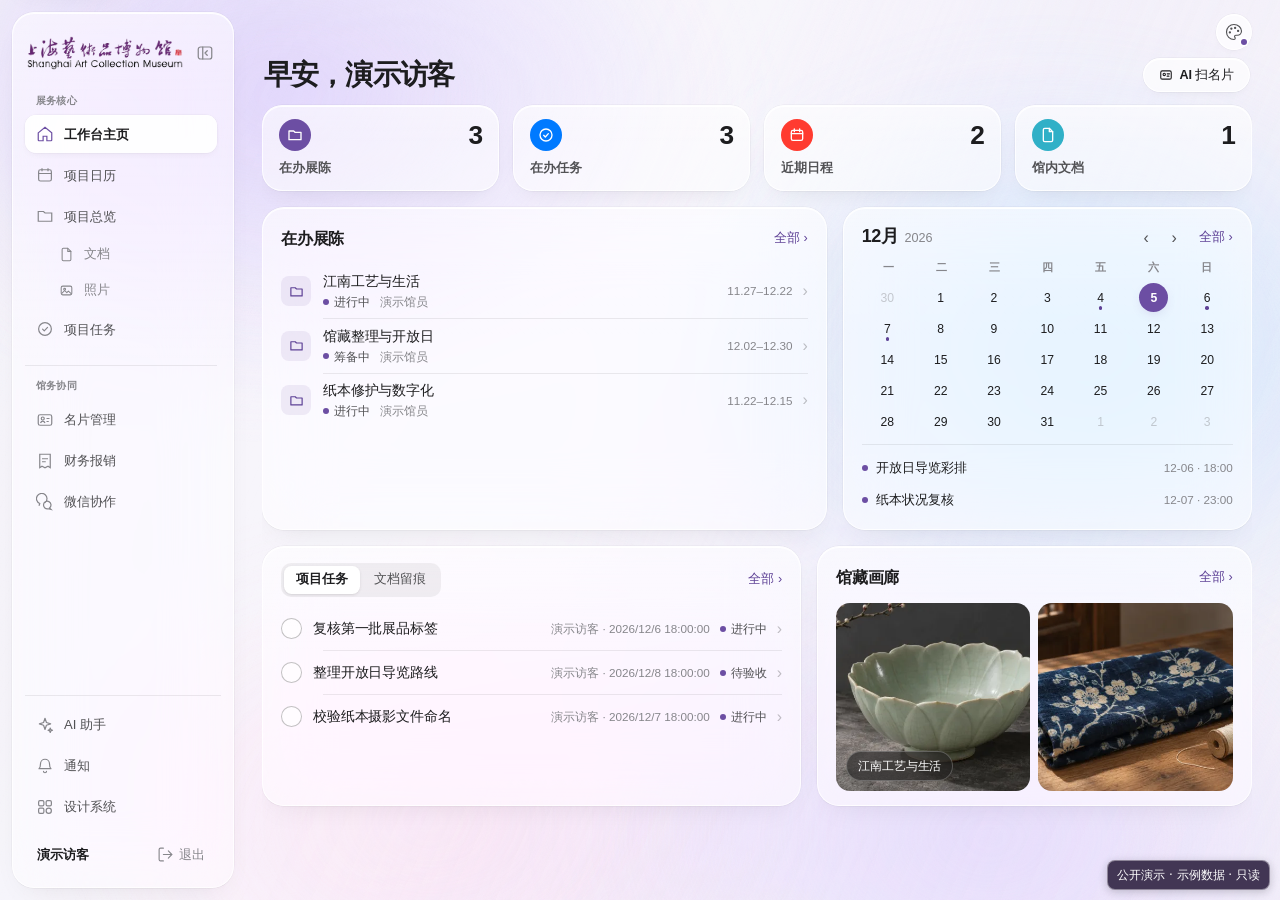
<file: index.html>
<!doctype html>
<html lang="zh-CN" data-boot-wordmark="馆务工作台" data-boot-loading="正在打开馆务工作台…" data-boot-failure="馆务工作台暂时无法打开">
  <head>
    <meta charset="utf-8" />
    <meta name="viewport" content="width=device-width, initial-scale=1, viewport-fit=cover" />
    <meta name="theme-color" content="#6d5696" />
    <meta name="apple-mobile-web-app-capable" content="yes" />
    <meta name="apple-mobile-web-app-status-bar-style" content="default" />
    <meta name="apple-mobile-web-app-title" content="馆务工作台" />
    <link rel="manifest" href="/manifest.webmanifest" />
    <link rel="icon" href="/brand/museum-seal-mark.png" />
    <link rel="apple-touch-icon" href="/brand/museum-seal-mark.png" />
    <title>上海艺术品博物馆 · 馆务工作台演示</title>
    <meta name="robots" content="noindex, nofollow" />
    <style>#museum-demo-label {
  position: fixed;
  right: max(10px, env(safe-area-inset-right));
  bottom: max(10px, env(safe-area-inset-bottom));
  z-index: 9999;
  margin: 0;
  padding: 5px 9px;
  border: 1px solid rgba(255,255,255,.4);
  border-radius: 8px;
  color: white;
  background: #423654;
  box-shadow: 0 2px 8px #12111b36;
  font: 12px/1.5 system-ui,sans-serif;
  pointer-events: none;
}

.museum-demo-loading {
  display: grid;
  min-height: 100svh;
  place-content: center;
  box-sizing: border-box;
  margin: 0;
  padding: 24px;
  color: #423654;
  background: #f7f5fa;
  font: 16px/1.5 system-ui, sans-serif;
}

#root:not(:empty) + .museum-demo-loading {
  display: none;
}
</style>
    <script data-assistant-url="https://museum-t-stream-jjqkxxwwrh.cn-hongkong.fcapp.run/chat" data-gallery-sizes='{"demo-gallery-archive":162874,"demo-gallery-celadon":80470,"demo-gallery-gallery":107116,"demo-gallery-indigo":139764,"demo-gallery-paper":110536,"demo-gallery-porcelain":83106}' data-document-sizes='{"10000000-0000-4000-8000-000000000061-preview.pdf":23145,"10000000-0000-4000-8000-000000000061-v1.docx":37784,"10000000-0000-4000-8000-000000000061-v2.docx":37803,"10000000-0000-4000-8000-000000000062-preview.pdf":29930,"10000000-0000-4000-8000-000000000062-v1.xlsx":6565,"10000000-0000-4000-8000-000000000062-v2.xlsx":6557,"10000000-0000-4000-8000-000000000063-preview.pdf":22718,"10000000-0000-4000-8000-000000000063-v1.docx":37657,"10000000-0000-4000-8000-000000000063-v2.docx":37691,"10000000-0000-4000-8000-000000000064-preview.pdf":23382,"10000000-0000-4000-8000-000000000064-v1.docx":37710,"10000000-0000-4000-8000-000000000065-v1.pdf":22969,"demo-file-1-preview.pdf":30061,"demo-file-1-v1.docx":37970,"demo-file-2-preview.pdf":29118,"demo-file-2-v1.xlsx":6491,"demo-file-3-v1.pdf":23274,"demo-file-4-v1.pdf":22141,"demo-file-5-preview.pdf":28717,"demo-file-5-v1.xlsx":6441,"demo-file-6-preview.pdf":24262,"demo-file-6-v1.docx":37800}'>(() => {
  const assistantUrl = document.currentScript?.dataset.assistantUrl;
  document.documentElement.dataset.museumPublicDemo = 'true';
  function recoverAssetLoad() {
    const url = new URL(location.href);
    const lastRetry = Number(url.searchParams.get('_demo_reload'));
    if (!navigator.onLine || Date.now() - lastRetry < 60_000) return false;
    url.searchParams.set('_demo_reload', String(Date.now()));
    location.replace(url.href);
    return true;
  }
  window.addEventListener('vite:preloadError', recoverAssetLoad);
  window.addEventListener('error', (event) => {
    if (!(event.target instanceof HTMLScriptElement) ||
        !event.target.matches('script[type="module"][src^="/assets/"]') ||
        recoverAssetLoad()) return;
    const loading = document.querySelector('.museum-demo-loading');
    if (!loading) return;
    loading.textContent = '工作台资源暂时无法载入。';
    const retry = document.createElement('button');
    retry.type = 'button';
    retry.textContent = '重新加载';
    retry.addEventListener('click', () => {
      const url = new URL(location.href);
      url.searchParams.set('_demo_reload', String(Date.now()));
      location.replace(url.href);
    });
    loading.append(' ', retry);
  }, true);
  const user = {
    id: 'public-demo-viewer', name: '演示访客', email: 'visitor@example.invalid', role: 'member', publicDemo: true,
    publicDemoAssistant: assistantUrl ? 'enabled' : 'unavailable',
    permissions: ['projects:view', 'tasks:view', 'calendar:view', 'documents:view', 'documents:download', 'photos:view', 'photos:download', 'contacts:view', 'ai:use'],
  };
  const now = new Date();
  const instant = (days = 0, hour = 10) => {
    const date = new Date(now);
    date.setDate(date.getDate() + days);
    date.setHours(hour, 0, 0, 0);
    return date.toISOString();
  };
  const day = (days) => new Intl.DateTimeFormat('en-CA', { timeZone: 'Asia/Shanghai' }).format(new Date(instant(days)));
  const project = (id, code, name, status, description, start, end, completed, total) => ({
    id, code, name, status, description, canEdit: false, version: 1,
    owner: { name: '演示馆员' }, ownerId: null, startsOn: day(start), endsOn: day(end),
    progress: { completed, total }, members: [], coverPhotoId: null,
  });
  const projects = [
    project('demo-exhibit', 'DEMO-01', '江南工艺与生活', 'active', '展示纸本、织物和日用器物的专题展览。此处为演示资料。', -7, 18, 2, 5),
    project('demo-collection', 'DEMO-02', '馆藏整理与开放日', 'planning', '馆藏目录核对及公众导览筹备。此处为演示资料。', -2, 26, 1, 3),
    project('demo-paper', 'DEMO-03', '纸本修护与数字化', 'active', '完成纸本状态登记、摄影和档案校验，并汇总需要进一步修护的样件。', -12, 11, 1, 4),
  ];
  const tasks = [
    ['demo-task-1', projects[0], '复核第一批展品标签', '对照样例清单检查展签和摆放位置。', 'in_progress', 'onsite', 'high', 2],
    ['demo-task-2', projects[1], '整理开放日导览路线', '准备入口、集合点和导览顺序。', 'pending_review', 'general', 'normal', 4],
    ['demo-task-3', projects[2], '校验纸本摄影文件命名', '核对展品编号、拍摄视角和文件命名。', 'in_progress', 'document', 'normal', 3],
    ['demo-task-4', projects[0], '确认借展包装尺寸', '向演示借展方核对包装箱和展柜尺寸。', 'done', 'contact', 'normal', -1],
  ].map(([id, item, name, description, status, type, priority, offset]) => ({
    id, projectId: item.id, name, description, status, type, priority,
    dueAt: instant(offset), version: 1, assigneeId: user.id, assignee: { name: user.name },
    collaborators: [], createdByName: '演示馆员',
  }));
  const demoId = (suffix) => '10000000-0000-4000-8000-' + String(suffix).padStart(12, '0');
  const calendar = [
    [demoId(1), projects[0], '展签与布展进度核对', 0, 14],
    [demoId(2), projects[1], '开放日导览彩排', 2, 10],
    [demoId(3), projects[2], '纸本状况复核', 3, 15],
  ].map(([id, item, name, offset, hour]) => ({
    id, projectId: item.id, projectName: item.name, name, startsAt: instant(offset, hour),
    endsAt: instant(offset, hour + 1), version: 1, allDay: false, ownerId: null,
    ownerName: '演示馆员', participants: [], remindMinutes: null, contactName: null,
  }));
  const documents = [
    ['demo-file-1', projects[0].id, '展签校对稿.docx'],
    ['demo-file-2', projects[0].id, '借展物件清单.xlsx'],
    ['demo-file-3', projects[1].id, '馆藏开放日导览.pdf'],
    ['demo-file-4', null, '馆务工作说明.pdf'],
    ['demo-file-5', projects[2].id, '纸本摄影索引.xlsx'],
    ['demo-file-6', projects[2].id, '纸本状况登记表.docx'],
  ].map(([id, projectId, name]) => ({
    id, projectId, name, folderId: null, version: 1, contentRevision: 1,
    createdAt: instant(-2), updatedAt: instant(-1), uploadedByName: '演示馆员',
    canManage: false, category: { name: '演示资料' },
  }));
  const legacyDocument = {
    id: demoId(65), projectId: null, folderId: null, name: '历届开放日接待流程（存档）.pdf',
    version: 1, contentRevision: 1, createdAt: instant(-40), updatedAt: instant(-30),
    uploadedByName: '演示档案员', canManage: false, isLocked: true, lockedAt: instant(-30),
    category: { name: '历史档案' },
  };

  const photoAssets = [
    ['celadon', 0, '青瓷莲瓣碗'],
    ['indigo', 0, '靛蓝印花织物'],
    ['gallery', 1, '开放日展厅陈列'],
    ['porcelain', 1, '青花花卉纹盖罐'],
    ['paper', 2, '纸本摄影工作台'],
    ['archive', 2, '绫面档案盒'],
  ];
  const gallerySizes = JSON.parse(document.currentScript?.dataset.gallerySizes || '{}');
  const albums = ['器物与织造', '开放日布展记录', '修护与摄影记录'].map((name, index) => ({
    id: demoId(41 + index), projectId: projects[index].id, parentId: null, depth: 1, version: 1,
    name, coverPhotoId: 'demo-gallery-' + photoAssets[index * 2][0],
  }));
  const photos = photoAssets.map(([slug, index, name], position) => {
    const id = 'demo-gallery-' + slug;
    return {
      id, name: name + '.webp', projectId: projects[index].id, albumId: albums[index].id,
      version: 1, size: gallerySizes[id], mediaType: 'image/webp',
      uploadedByName: 'AI 生成 · 演示素材', createdAt: instant(-position - 1),
    };
  });
  albums.forEach((album, index) => { projects[index].coverPhotoId = album.coverPhotoId; });

  const folders = projects.map((item, index) => ({
    id: demoId(51 + index), projectId: item.id, parentId: null, version: 1,
    name: ['布展工作稿', '开放日导览资料', '纸本摄影档案'][index],
    archivedAt: null, childCount: 0, fileCount: 1, path: [],
  }));
  documents.push(...folders.map((folder, index) => ({
    id: demoId(61 + index), projectId: folder.projectId, folderId: folder.id,
    name: ['借展交接记录.docx', '观众动线复核.xlsx', '纸本取景复核.docx'][index],
    version: 2, contentRevision: 2,
    createdAt: instant(-4), updatedAt: instant(-1), uploadedByName: '演示馆员',
    canManage: false, category: { name: '演示资料' },
  })));

  const archivedFolder = {
    id: demoId(54), name: '初版展签 · 历史归档', projectId: projects[0].id, parentId: null,
    version: 2, archivedAt: instant(-5), childCount: 0, fileCount: 1, path: [],
  };
  documents.push({
    id: demoId(64), projectId: projects[0].id, folderId: archivedFolder.id,
    name: '首轮展签校对稿.docx', version: 1, contentRevision: 1,
    createdAt: instant(-8), updatedAt: instant(-5), uploadedByName: '演示档案员',
    canManage: false, category: { name: '历史档案' },
  });
  const documentSizes = JSON.parse(document.currentScript?.dataset.documentSizes || '{}');
  const documentAsset = (name) => '/demo-assets/documents/' + name;
  const documentVersion = (row, number) => {
    const name = row.id + '-v' + number + row.name.slice(row.name.lastIndexOf('.'));
    return { size: documentSizes[name], demoDownload: documentAsset(name) };
  };
  const allDocuments = [...documents, legacyDocument];
  for (const row of allDocuments) {
    Object.assign(row, documentVersion(row, row.contentRevision));
    const preview = row.id + '-preview.pdf';
    if (documentSizes[preview]) row.demoPreview = documentAsset(preview);
  }

  const money = (cents) => (cents / 100).toFixed(2);
  const claims = [
    [0, '展签样张与校色打样', 38000, 'submitted', -2, '用于展签确认与实物校色。'],
    [1, '开放日导览图印制', 126000, 'approved', -4, '导览图与现场指引卡，演示记录。'],
    [2, '档案无酸纸补充', 26800, 'returned', -3, '补充档案整理所用无酸纸。'],
    [2, '纸本摄影校色卡', 14500, 'draft', -1, '预约拍摄设备前登记的草稿。'],
  ].map(([index, title, cents, status, offset, note], position) => ({
    id: demoId(71 + position), ownerId: user.id, ownerName: user.name, projectId: projects[index].id,
    projectName: projects[index].name, title, amountCents: cents, amount: money(cents),
    occurredOn: day(offset), note, status, version: status === 'draft' ? 1 : 2,
    canApprove: false, evidence: [],
    events: [
      ...(status !== 'draft' ? [{ actorId: user.id, kind: 'submit', at: instant(offset) }] : []),
      ...(status === 'approved' || status === 'returned' ? [{
        actorId: '演示财务', kind: status === 'approved' ? 'approve' : 'return', at: instant(offset + 1),
        reason: status === 'returned' ? '请补充无酸纸规格和采购数量。' : '金额与申请事项已核对。',
      }] : []),
    ],
  }));
  const claimsForYear = (query) => claims.filter((row) =>
    !query.get('year') || row.occurredOn.startsWith(query.get('year') + '-')
  );
  const claimSummary = (rows) => ({
    submittedAmount: money(rows.filter(row => row.status !== 'draft').reduce((sum, row) => sum + row.amountCents, 0)),
    approvedAmount: money(rows.filter(row => row.status === 'approved').reduce((sum, row) => sum + row.amountCents, 0)),
    draftCount: rows.filter(row => row.status === 'draft').length,
    returnedCount: rows.filter(row => row.status === 'returned').length,
  });

  const dispatch = [{
    id: demoId(81), parentTaskId: tasks[0].id, batchId: demoId(83), dispatcherId: demoId(84),
    recipientId: user.id, title: '核对纸本展签编号', body: '对照布展清单校验编号，记录不一致的展品。',
    dueAt: instant(2), version: 1, progress: 'open', receipt: 'read', overdue: false,
    readAt: instant(-1), completedAt: null,
  }, {
    id: demoId(82), parentTaskId: tasks[3].id, batchId: demoId(85), dispatcherId: demoId(84),
    recipientId: user.id, title: '回收借展包装尺寸确认表', body: '整理借展机构提供的包装尺寸记录。',
    dueAt: instant(-1), version: 2, progress: 'done', receipt: 'read', overdue: false,
    readAt: instant(-3), completedAt: instant(-1),
  }];
  const sentDispatch = {
    id: demoId(86), parentTaskId: tasks[2].id, batchId: demoId(87), dispatcherId: user.id,
    recipientId: demoId(84), recipientName: '演示摄影员',
    title: '复查第二批纸本档案命名', body: '按藏品编号与正反面标记复核相片文件名。',
    dueAt: instant(3), version: 1, progress: 'open', receipt: 'read', overdue: false,
    readAt: instant(-1), completedAt: null,
  };
  const taskRecord = (task) => ({
    id: 'record-' + task.id, summary: '完成第一轮资料核对',
    result: '已核对演示资料，待汇总复核意见。', occurredAt: instant(-1),
    actorName: '演示馆员', contactName: '', channel: '馆内沟通', participants: '展务小组',
    followUpOn: day(1), nextStep: '回读清单并更新对应项目资料。',
  });
  const intakeRows = [
    { name: photos[0].name, type: '照片', destination: albums[0].name, status: '已归档', href: '#/photos?project=demo-exhibit&photo=' + photos[0].id },
    { name: documents[5].name, type: '文档', destination: projects[2].name, status: '待复核', href: '#/documents?project=demo-paper&file=' + documents[5].id },
    { name: photos[2].name, type: '照片', destination: albums[1].name, status: '待归位', href: '#/photos?project=demo-collection&photo=' + photos[2].id },
  ];
  const contacts = [
    [projects[0], '陈闻舟', '演示借展机构', '展务联络', '借展清单、运输安排和交接时间。'],
    [projects[1], '林知夏', '演示公共教育组', '导览协调', '负责开放日讲解排班与观众集合安排。'],
    [projects[2], '沈墨宁', '演示纸本修护组', '纸本修护', '负责样件状态核查和摄影档案交接。'],
  ].map(([item, name, company, title, notes], index) => ({
    id: demoId(index + 11), projectId: item.id, name, company, title, notes,
    email: 'contact' + (index + 1) + '@example.invalid', phone: '', wechat: '',
    originalText: '', translatedText: '', otherPhones: [], otherEmails: [],
    level: 2, createdAt: instant(-3), version: 1, hasCard: false, canManage: false,
  }));
  const tags = [
    { id: demoId(31), name: '展陈筹备', colorId: 'mist-purple', archived: false },
    { id: demoId(32), name: '公众导览', colorId: 'warm-sand', archived: false },
    { id: demoId(33), name: '藏品档案', colorId: 'sage', archived: false },
  ];
  const notices = calendar.slice(0, 2).map((event, index) => ({
    id: demoId(index + 21), kind: index === 0 ? 'updated' : 'reminder',
    eventId: event.id, eventName: event.name, projectName: event.projectName,
    actorName: '演示馆员', accessible: true, createdAt: instant(-1, 10 - index),
    readAt: instant(-1, 12), target: {
      type: 'calendar-event', id: event.id, eventVersion: event.version, currentVersion: event.version,
    },
  }));
  const scoped = (rows, query) => {
    if (query.has('projectId')) return rows.filter(row => row.projectId === query.get('projectId'));
    if (query.get('scope') === 'company') return rows.filter(row => row.projectId === null);
    return rows;
  };
  const json = (data, status = 200) => new Response(JSON.stringify(data), {
    status, headers: { 'Content-Type': 'application/json' },
  });
  const unavailable = () => json({ error: '公开演示仅供浏览。当前操作需要连接真实馆务服务。' }, 403);
  async function askAssistant(init) {
    let body;
    try {
      body = JSON.parse(init?.body);
    } catch {
      return json({ error: '无法读取问题，请重新发送。' }, 400);
    }
    const project = projects.find((row) => row.id === body?.pageContext?.projectId);
    const scopedProjects = project ? [project] : projects;
    const selectedContext = scopedProjects.map((row) => [
      row.name + '：' + row.description,
      ...tasks.filter(task => task.projectId === row.id).map(task =>
        '任务：' + task.name + '，状态：' + ({ in_progress: '进行中', pending_review: '待验收', done: '已完成' })[task.status] +
        '，截止：' + new Date(task.dueAt).toLocaleDateString('zh-CN', { timeZone: 'Asia/Shanghai' }) +
        (task.priority === 'high' ? '，高优先级' : '')
      ),
      ...calendar.filter(event => event.projectId === row.id).map(event =>
        '日程：' + event.name + '，' + new Date(event.startsAt).toLocaleString('zh-CN', { timeZone: 'Asia/Shanghai' })
      ),
    ].join('\n')).join('\n');
    try {
      return await original(assistantUrl, {
        method: 'POST',
        credentials: 'omit',
        headers: { 'Content-Type': 'application/json' },
        signal: init?.signal,
        body: JSON.stringify({
          message: body?.message,
          stream: body?.stream === true,
          mode: body?.capability === 'translation' ? 'translation' : 'assistant',
          context: body?.capability === 'translation' ? '' : selectedContext,
        }),
      });
    } catch (error) {
      if (error.name === 'AbortError') throw error;
      return json({ error: '演示助手连接失败，请稍后再试。' }, 502);
    }
  }
  const original = window.fetch.bind(window);
  window.fetch = async (input, init) => {
    const url = new URL(input instanceof Request ? input.url : input, location.href);
    if (url.origin !== location.origin || !url.pathname.startsWith('/api/')) return original(input, init);
    const method = (init?.method || (input instanceof Request && input.method) || 'GET').toUpperCase();
    const path = url.pathname.slice(4);
    const query = url.searchParams;
    if (method === 'GET') {
      switch (path) {
        case '/auth/me': return json({ user });
        case '/health': return json({ ok: true, demo: true });
        case '/projects':
        case '/projects/roster':
        case '/documents/projects':
        case '/tasks/projects':
        case '/photos/projects':
        case '/contacts/projects':
        case '/calendar/projects': return json(query.has('cursor') ? [] : projects);
        case '/tasks': return json(scoped(tasks, query));
        case '/calendar': return json(scoped(calendar, query));
        case '/documents': return json((query.get('scope') === 'legacy' ? [legacyDocument] : scoped(documents, query)).filter((row) =>
          query.has('folderId') ? row.folderId === query.get('folderId') : query.get('folder') !== 'none' || !row.folderId
        ));
        case '/folders': return json(query.has('parentId') ? [] : scoped(query.get('archived') ? [archivedFolder] : folders, query));
        case '/photos': return json(scoped(photos, query));
        case '/photos/albums': return json(scoped(albums, query));
        case '/reimbursements': return json(claimsForYear(query).filter(row => !query.has('status') || row.status === query.get('status')));
        case '/reimbursements/inbox': return json(claims.filter(row => row.status === 'submitted'));
        case '/reimbursements/summary': return json(claimSummary(claimsForYear(query)));
        case '/intake/demo-queue': return json(intakeRows);
        case '/contacts': {
          const search = query.get('search')?.trim().toLowerCase();
          if (query.get('archived') === 'true') return json([]);
          const rows = scoped(contacts, query);
          return json(search ? rows.filter((row) =>
            [row.name, row.company, row.title, row.notes].some((value) => value.toLowerCase().includes(search))
          ) : rows);
        }
        case '/inbox': return json({ notices, unread: 0 });
        case '/conversations': return json({ items: [], nextCursor: null });
        case '/contacts/ai/status': return json({ available: false });
        case '/tags': return json({ tags });
        case '/dispatch/inbox': return json({
          items: dispatch.filter(row => query.get('filter') === 'past' ? row.progress === 'done' : row.progress === 'open'), nextCursor: null,
        });
        case '/dispatch/sent': return json({ items: [sentDispatch], nextCursor: null });
        case '/dispatch/parents': return json({ items: tasks.map(task => ({ id: task.id, name: task.name, projectId: task.projectId })), nextCursor: null });
        case '/me/layout': return json({}, 404);
      }
      const activity = path.match(/^\/governance\/activity\/(project|file|task|contact|photo)\/([^/]+)$/);
      if (activity) {
        const catalogs = { project: projects, file: documents, task: tasks, contact: contacts, photo: photos };
        const item = catalogs[activity[1]].find(row => row.id === activity[2]);
        return json(item ? [{
          id: 'activity-' + item.id, action: 'create', label: '录入演示资料',
          actorName: '演示馆员', createdAt: item.createdAt || instant(-4), detail: { name: item.name },
        }] : []);
      }
      const mediaTags = path.match(/^\/(photos|contacts)\/([^/]+)\/tags$/);
      if (mediaTags) {
        const resource = (mediaTags[1] === 'photos' ? photos : contacts).find(row => row.id === mediaTags[2]);
        const projectIndex = projects.findIndex(row => row.id === resource?.projectId);
        return json({ version: 1, tags: projectIndex < 0 ? [] : [tags[projectIndex]] });
      }
      const matchingPhoto = photos.find(row => path === '/photos/' + row.id + '/download');
      if (matchingPhoto) return original('/demo-assets/gallery/' + matchingPhoto.id + '.webp', { signal: init?.signal });
      const folder = [...folders, archivedFolder].find(row => path === '/folders/' + row.id);
      if (folder) return json(folder);
      const claim = claims.find(row => path === '/reimbursements/' + row.id);
      if (claim) return json(claim);
      const dispatchDetail = [...dispatch, sentDispatch].find(row => path === '/dispatch/' + row.id);
      if (dispatchDetail) return json(dispatchDetail);
      const task = tasks.find(row => path === '/tasks/' + row.id + '/records');
      if (task) return json([taskRecord(task)]);
      const boardTask = tasks.find(row => path === '/tasks/' + row.id + '/board');
      if (boardTask) return json([...dispatch, sentDispatch].filter(row => row.parentTaskId === boardTask.id).map(row => ({
        id: row.id, recipientName: row.recipientName || user.name, dueAt: row.dueAt, overdue: row.overdue, progress: row.progress,
      })));
      if (path === '/tasks/' + tasks[1].id + '/submissions') return json([{
        id: demoId(91), round: 1, note: '已确认入口集合点与两条备选路线，等候展务组复核。',
        status: 'submitted', reviewNote: '', submittedByName: '演示访客', submittedAt: instant(-1),
      }]);
      const document = allDocuments.find(row => path === '/documents/' + row.id + '/download');
      if (document) {
        const response = await original(document.demoDownload, { signal: init?.signal });
        if (!response.ok) return response;
        const headers = new Headers(response.headers);
        headers.set('x-museum-file-version', String(document.version));
        headers.set('content-length', String(document.size));
        return new Response(response.body, { headers });
      }
      const revisions = allDocuments.find(row => path === '/documents/' + row.id + '/revisions');
      if (revisions) return json(Array.from({ length: revisions.contentRevision }, (_, index) => ({
        id: revisions.id + '-v' + (index + 1), number: index + 1, name: revisions.name,
        ...documentVersion(revisions, index + 1),
        uploadedByName: '演示馆员', createdAt: index === 0 ? revisions.createdAt : revisions.updatedAt,
      })).reverse());
      const projectPath = path.match(/^\/projects\/([^/]+)(\/tags)?$/);
      if (projectPath) {
        const index = projects.findIndex(row => row.id === projectPath[1]);
        if (index === -1) return json({ error: '未找到演示项目' }, 404);
        return json(projectPath[2] ? { version: 1, tags: [tags[index]] } : projects[index]);
      }
      if (/^\/(folders|photos|albums|contacts|groups)(\/|$)/.test(path) ||
          /\/(records|submissions|revisions)$/.test(path)) return json([]);
      return unavailable();
    }
    if (assistantUrl && method === 'POST' && path === '/agent/chat') return askAssistant(init);
    return unavailable();
  };
  // Keep any demonstration-only editing action from pointing at the viewer's machine.
  document.addEventListener('click', (event) => {
    if (!(event.target instanceof Element)) return;
    const anchor = event.target.closest('a[href]');
    if (!anchor) return;
    const url = new URL(anchor.href);
    if (url.origin !== location.origin && ['127.0.0.1', 'localhost'].includes(url.hostname) ||
        url.origin === location.origin && url.pathname.startsWith('/api/')) {
      event.preventDefault();
      document.querySelector('#museum-demo-label').textContent = '演示版 · 此操作仅在正式工作台开放';
    }
  }, true);
})();
</script>
    <script type="module" crossorigin src="/assets/museum-DtVRE-n-.js"></script>
    <link rel="stylesheet" crossorigin href="/assets/museum-CMAkJLw0.css">
  </head>
  <body>
    <div id="root"></div>
    <p class="museum-demo-loading" role="status">正在打开馆务工作台…</p>
    <p id="museum-demo-label" role="status">公开演示 · 示例数据 · 只读</p>
  </body>
</html>
</file>
<file: assets/museum-CMAkJLw0.css>
._boot_so0he_3{--dsh-boot-label-primary: #0f1115;--dsh-boot-label-secondary: #61666b;--dsh-boot-label-tertiary: #81858c;--dsh-boot-border: rgb(0 0 0 / 10%);--dsh-boot-brand: #0f1115;height:100%;display:grid;place-items:center;background:var(--dsw-alias-bg-base, var(--dsh-boot-bg, Canvas))}body[data-ds-dark-theme] ._boot_so0he_3{--dsh-boot-label-primary: #f9fafb;--dsh-boot-label-secondary: #cfd3d6;--dsh-boot-label-tertiary: #adb2b8;--dsh-boot-border: rgb(255 255 255 / 12%);--dsh-boot-brand: #f9fafb}._card_so0he_24{display:flex;flex-direction:column;align-items:center;gap:16px}._wordmark_so0he_31{font-size:16px;line-height:24px;font-weight:600;letter-spacing:.08em;color:var(--dsw-alias-label-primary, var(--dsh-boot-label-primary))}._hint_so0he_39{font-size:12px;line-height:18px;color:var(--dsw-alias-label-tertiary, var(--dsh-boot-label-tertiary))}._spinner_so0he_45{position:relative;width:20px;height:20px;border-radius:50%;corner-shape:round;border:2px solid var(--dsw-alias-border-l2, var(--dsh-boot-border));animation:_spin_so0he_45 .8s linear infinite}._spinner_so0he_45:after{content:"";position:absolute;top:-2px;right:-2px;bottom:-2px;left:-2px;border-radius:50%;corner-shape:round;background:conic-gradient(var(--dsw-alias-brand-primary, var(--dsh-boot-brand)) var(--dsh-boot-arc, 72deg),transparent 0);-webkit-mask:radial-gradient(farthest-side,transparent calc(100% - 2px),#000 0);mask:radial-gradient(farthest-side,transparent calc(100% - 2px),#000 0)}@keyframes _spin_so0he_45{to{transform:rotate(360deg)}}._failed_so0he_73{max-width:480px;display:flex;flex-direction:column;gap:8px}._failedTitle_so0he_80{font-size:14px;line-height:22px;font-weight:600;color:var(--dsw-alias-label-primary, var(--dsh-boot-label-primary))}._failedItem_so0he_87{font-family:var( --ds-font-family-code, "SF Mono", "JetBrains Mono", "Fira Code", Consolas, "Liberation Mono", Menlo, Courier, "PingFang SC", "Microsoft YaHei" );font-size:12px;line-height:18px;color:var(--dsw-alias-label-secondary, var(--dsh-boot-label-secondary));white-space:pre-wrap}._wrap_1e922_1{display:inline-flex;align-items:center;gap:6px;height:32px;padding:0 8px;border:.5px solid var(--dsw-alias-border-l4);border-radius:var(--dsw-radius-md);background:var(--dsw-alias-bg-layer-1)}._wrap_1e922_1:focus-within{border-color:var(--dsw-alias-state-business-primary)}._icon_1e922_16{display:inline-flex;width:16px;height:16px;align-items:center;justify-content:center;color:var(--dsw-alias-label-tertiary)}._input_1e922_25{flex:1;min-width:0;border:none;outline:none;background:transparent;font-size:14px;line-height:22px;color:var(--dsw-alias-label-primary)}._input_1e922_25::placeholder{color:var(--dsw-alias-label-tertiary)}@media(pointer:coarse){._input_1e922_25{font-size:16px}}._button_1ulci_2{box-sizing:border-box;display:inline-flex;align-items:center;justify-content:center;gap:4px;border:none;border-radius:var(--dsw-radius-md);cursor:pointer;font-size:14px;line-height:22px;color:var(--dsw-alias-label-primary);background:transparent;padding:0 14px}._button_1ulci_2:disabled{cursor:not-allowed;opacity:.4}._md_1ulci_23{height:36px}._sm_1ulci_28{height:28px;font-size:12px;line-height:18px;padding:0 10px;border-radius:var(--dsw-radius-sm)}._primary_1ulci_36{background:var(--dsw-alias-button-primary-fill);color:var(--dsw-alias-label-primary-foreground)}@media(hover:hover){._primary_1ulci_36:hover:not(:disabled){background:var(--dsw-alias-button-primary-hover)}._ghost_1ulci_46:hover:not(:disabled){background:var(--dsw-alias-interactive-bg-hover)}}._ghost_1ulci_46:active:not(:disabled){background:var(--dsw-alias-interactive-bg-active)}._outline_1ulci_56{border:.5px solid transparent;background:transparent;box-shadow:inset 0 0 0 var(--dsh-hairline-width, .5px) var(--dsh-button-outline-color, var(--dsw-alias-border-l3))}@media(hover:hover){._outline_1ulci_56:hover:not(:disabled){background:var(--dsw-alias-interactive-bg-hover)}}._toolbar_1ulci_68{background:var(--dsw-alias-button-tool-bar-fill)}@media(hover:hover){._toolbar_1ulci_68:hover:not(:disabled){background:var(--dsw-alias-button-tool-bar-hover)}}._icon_1ulci_78{display:inline-flex;width:16px;height:16px;align-items:center;justify-content:center}._field_1m7ie_1{flex:none;display:flex;align-items:center;gap:6px;width:100%;height:calc(var(--dsh-search-field-height, 32px) + 3px + .5px);margin:0;margin-block-end:3px;padding:0 8px 3px;box-sizing:border-box;border-block-end:.5px solid var(--dsw-alias-border-l2);background:transparent;cursor:text;color:var(--dsw-alias-label-tertiary);overflow:hidden}._leading_1m7ie_19,._clear_1m7ie_20{flex:none;display:inline-flex;align-items:center;justify-content:center;border:none;border-radius:var(--dsw-radius-sm);padding:0;background:transparent}._leading_1m7ie_19{width:14px;color:var(--dsw-alias-menu-icon)}._clear_1m7ie_20{cursor:pointer;width:24px;height:24px;color:var(--dsw-alias-label-secondary)}._clear_1m7ie_20:focus-visible{outline:var(--dsw-focus-ring-width) solid var(--dsw-focus-ring-color, var(--dsw-alias-state-business-primary));outline-offset:-2px}@media(hover:hover){._clear_1m7ie_20:hover{background:var(--dsw-alias-interactive-bg-hover)}}._input_1m7ie_54{flex:1;width:0;min-width:0;border:none;outline:none;background:transparent;margin:0;padding:0;font-size:13px;line-height:20px;color:var(--dsw-alias-label-primary)}._input_1m7ie_54::placeholder{color:var(--dsw-alias-label-tertiary)}@media(pointer:coarse){._input_1m7ie_54{font-size:16px}}.schedule-page>header,.schedule-tools,.schedule-tools>div,.schedule-form footer{display:flex;align-items:center;justify-content:space-between;gap:.75rem;flex-wrap:wrap}.schedule-page>header p{margin:.25rem 0 0}.schedule-tools{margin-bottom:1rem;align-items:end}.schedule-tools>div{gap:.3rem}.schedule-tools label,.schedule-form label{display:grid;gap:.3rem;min-width:0}.schedule-page input:not([type=checkbox],.museum-input>input,.museum-search>input,[data-search-field]>input),.schedule-page select,.schedule-form input:not([type=checkbox],.museum-input>input),.schedule-form select{color:inherit;background:var(--paper);border:1px solid var(--line);border-radius:var(--radius-control);min-height:var(--control-height);padding:.5rem .75rem;min-width:0;max-width:100%;font:inherit}.schedule-page .schedule-entry{display:grid;grid-template-columns:minmax(0,1fr) auto;gap:.25rem .75rem}.schedule-entry time{grid-column:1;font-variant-numeric:tabular-nums}.schedule-entry strong{grid-column:1}.schedule-entry>:last-child{grid-column:2;grid-row:1 / span 2}.schedule-entry strong,.schedule-details dd{overflow-wrap:anywhere}.schedule-form fieldset{border:0;padding:0;display:grid;gap:.7rem;min-width:0}.schedule-form details,.schedule-form footer{margin:.8rem 0}.schedule-form .schedule-check{display:flex;align-items:center;gap:.4rem}.schedule-details{display:block}.schedule-details>div{display:grid;grid-template-columns:5.5em minmax(0,1fr);gap:1rem;margin:.5rem 0}.schedule-details dd{margin:0}@media(max-width:600px){.schedule-tools>label{width:100%}.schedule-form input,.schedule-form select{font-size:16px}.schedule-page .panel{min-width:0}.schedule-page .entry{display:grid;grid-template-columns:minmax(0,1fr) auto}.schedule-page .month button{min-width:0}.schedule-details>div{gap:.4rem}}@media(max-width:360px)and (max-height:640px){.schedule-page dialog[aria-label=日程详情] .dialog-body{--heading-inset: 1rem}.schedule-page .schedule-details>div{margin:.25rem 0}}.schedule-week{min-width:0}.schedule-week>p{font-size:.875rem}.schedule-nav-bar{align-items:center;padding-top:.75rem;border-top:1px solid var(--line)}.schedule-periods a[data-cal-hue="0"]{background:#7c72d624;color:#3e3484}.schedule-periods a[data-cal-hue="1"]{background:#d9775729;color:#8c3d22}.schedule-periods a[data-cal-hue="2"]{background:#388e7226;color:#1c5c48}.schedule-periods a[data-cal-hue="3"]{background:#d9982c29;color:#7c520d}.schedule-periods a[data-cal-hue="4"]{background:#4a86d826;color:#1f4f8e}[data-appearance=dark] .schedule-periods a[data-cal-hue="0"]{background:#9b87f53d;color:#eae6ff}[data-appearance=dark] .schedule-periods a[data-cal-hue="1"]{background:#eb8a6a3d;color:#ffe2d6}[data-appearance=dark] .schedule-periods a[data-cal-hue="2"]{background:#38bd9438;color:#c6f7e4}[data-appearance=dark] .schedule-periods a[data-cal-hue="3"]{background:#f5b84838;color:#ffebc2}[data-appearance=dark] .schedule-periods a[data-cal-hue="4"]{background:#68a8f83d;color:#d6e8ff}.schedule-period-heading{font-size:1.0625rem;font-weight:500;color:var(--ink);font-variant-numeric:tabular-nums}.schedule-nav-controls,.schedule-step-group{display:flex;align-items:center;flex-wrap:wrap;gap:.375rem}.schedule-week-scroll{overflow:auto;max-height:min(68vh,680px);padding-bottom:12px;border:0;border-radius:0;background:transparent;scrollbar-width:thin;scrollbar-color:var(--card-edge) transparent}.schedule-week-grid{display:grid;grid-template-columns:48px var(--columns)}.schedule-week-head,.schedule-week-all,.schedule-week-hours{grid-column:1/-1;display:grid;grid-template-columns:subgrid}.ios-cal-toolbar{display:flex;align-items:center;justify-content:space-between;flex-wrap:wrap;gap:10px 16px;margin-bottom:18px;padding:8px 14px 8px 18px;border-radius:22px;border:1px solid color-mix(in srgb,#ffffff calc(var(--gw-edge, .84) * 86%),transparent);background:linear-gradient(160deg,color-mix(in srgb,#ffffff calc(var(--gw-edge, .84) * 54%),transparent),transparent 55%),color-mix(in srgb,var(--gw-surface, #ffffff) calc(var(--gw-opacity, .48) * 100%),transparent);box-shadow:inset 1px 1px 1px color-mix(in srgb,#ffffff calc(var(--gw-edge, .84) * 92%),transparent),0 12px 28px -16px var(--card-shadow);backdrop-filter:blur(var(--gw-blur, 24px)) saturate(var(--gw-sat, 1.38));-webkit-backdrop-filter:blur(var(--gw-blur, 24px)) saturate(var(--gw-sat, 1.38))}[data-appearance=dark] .ios-cal-toolbar{border-color:#ffffff24;background:color-mix(in srgb,var(--gw-surface, #1b1b24) 78%,transparent);box-shadow:inset 0 1px #ffffff29,0 16px 36px -14px #00000085}.ios-cal-left{display:flex;align-items:center;flex-wrap:wrap;gap:10px 14px;min-width:0}.ios-cal-title{margin:0;font-family:var(--c-sans);font-size:clamp(1.4rem,2vw,1.7rem);font-weight:700;letter-spacing:-.03em;font-variant-numeric:tabular-nums;color:var(--ink);line-height:1.15}.ios-cal-scope{font-size:.84375rem;font-weight:500;color:var(--ink-muted)}.ios-cal-step-group{display:inline-flex;align-items:center;gap:2px;padding:3px;border-radius:999px;background:#ffffffa3;border:1px solid rgb(255 255 255 / .9);box-shadow:0 4px 12px -8px var(--card-shadow),0 0 0 1px var(--gw-line)}.ios-cal-icon-btn{display:inline-grid;place-items:center;width:28px;height:28px;border-radius:50%;font-size:1.1rem;color:var(--ink-secondary);transition:background-color .13s ease-out,color .13s ease-out}.ios-cal-today{height:28px;padding:0 11px;border-radius:999px;font-size:.8125rem;font-weight:600;color:var(--accent-text);transition:background-color .13s ease-out}@media(hover:hover){.ios-cal-icon-btn:hover,.ios-cal-today:hover{background:var(--accent-soft-bg);color:var(--accent)}}.ios-cal-right{display:flex;align-items:center;gap:10px}.ios-cal-add{display:inline-grid;place-items:center;width:36px;height:36px;flex:none;border-radius:50%;background:var(--accent);color:#fff;box-shadow:0 8px 18px -8px var(--hero-shadow);transition:transform .15s ease-out,filter .14s ease-out}@media(hover:hover){.ios-cal-add:hover{transform:scale(1.06);filter:brightness(1.06)}}.schedule-week-head{position:sticky;top:0;z-index:3;background:#ffffffe0;-webkit-backdrop-filter:blur(14px);backdrop-filter:blur(14px);border-bottom:1px solid var(--hairline)}.schedule-week-head>*,.schedule-week-all>*,.schedule-week-day{border:0;border-right:1px solid rgb(32 24 44 / .055)}.schedule-week-head button,.schedule-week-picker button{position:relative;display:flex;flex-direction:column;align-items:center;justify-content:center;gap:3px;min-height:56px;padding:6px 4px;background:transparent;color:inherit;cursor:pointer}.ios-day-wk{font-size:.72rem;font-weight:550;color:var(--ink-muted);line-height:1}.ios-day-num{display:inline-grid;place-items:center;width:30px;height:30px;border-radius:50%;font-size:.9375rem;font-weight:600;font-variant-numeric:tabular-nums;color:var(--ink);transition:background-color .14s ease-out,color .14s ease-out}.schedule-week-head button[aria-current=date] .ios-day-wk,.schedule-week-picker button[aria-current=date] .ios-day-wk{color:var(--accent-text);font-weight:650}.schedule-week-head button[aria-current=date]:not([aria-pressed=true]) .ios-day-num,.schedule-week-picker button[aria-current=date]:not([aria-pressed=true]) .ios-day-num{background:var(--accent-soft-bg);color:var(--accent-text);font-weight:700}.schedule-week-head button[aria-pressed=true] .ios-day-num,.schedule-week-picker button[aria-pressed=true] .ios-day-num{background:var(--accent);color:#fff;font-weight:700;box-shadow:0 6px 14px -4px var(--hero-shadow)}@media(hover:hover){.schedule-week-head button:hover:not([aria-pressed=true]) .ios-day-num,.schedule-week-picker button:hover:not([aria-pressed=true]) .ios-day-num{background:var(--accent-soft-bg)}}.schedule-month button{background:transparent!important;border-radius:14px}.ios-month-num{display:inline-grid;place-items:center;width:30px;height:30px;border-radius:50%;font-variant-numeric:tabular-nums;font-weight:550;transition:background-color .14s ease-out,color .14s ease-out}.schedule-month button[aria-current=date]:not([aria-pressed=true]) .ios-month-num{background:var(--accent-soft-bg);color:var(--accent-text);font-weight:700}.schedule-month button[aria-pressed=true] .ios-month-num{background:var(--accent);color:#fff;font-weight:700;box-shadow:0 6px 14px -4px var(--hero-shadow)}.schedule-month button[data-overdue=true] .ios-month-num{color:#dc2626;font-weight:700}.schedule-month button[data-overdue=true][aria-pressed=true] .ios-month-num{background:#dc2626;color:#fff}.cal-day-dots{display:inline-flex;align-items:center;justify-content:center;gap:4px;min-height:8px}.cal-dot-project,.cal-dot-event,.cal-dot-task{display:inline-block;width:6px;height:6px;border-radius:50%}.cal-dot-project{background:var(--accent)}.cal-dot-event{background:#10b981}.cal-dot-task{background:#ef4444}.m-cal-tiers{display:grid;gap:16px}.m-cal-tier{display:grid;gap:8px}.m-cal-tier-head{display:flex;align-items:center;justify-content:space-between;padding-bottom:6px;border-bottom:1px solid var(--row-divider)}.m-cal-tier-badge{display:inline-flex;align-items:center;gap:6px;font-size:.8125rem;font-weight:650;color:var(--ink)}.m-cal-tier-empty{margin:0;font-size:.84rem}.m-cal-agenda-item[data-overdue=true]{background:color-mix(in srgb,#ef4444 9%,transparent)}.schedule-month button[aria-pressed=true]{color:var(--ink)!important}.schedule-month button[aria-pressed=true] i{background:var(--accent-text)}@media(hover:hover){.schedule-month button:hover:not([aria-pressed=true]) .ios-month-num{background:var(--accent-soft-bg)}}.schedule-week-head>span,.schedule-week-all>span{align-self:center;text-align:center;font-size:.75rem;color:var(--ink-muted)}.schedule-week-all{border-block:1px solid var(--hairline);min-height:32px}.schedule-week-all button,.schedule-week-day button{background:color-mix(in srgb,var(--accent) 11%,rgb(255 255 255 / .88));color:var(--ink);border:0;border-radius:9px;text-align:left;padding:5px 8px;font:inherit;font-size:.82rem;box-shadow:inset 0 0 0 1px color-mix(in srgb,var(--accent) 18%,transparent)}.schedule-week-all button{display:block;width:100%;min-height:44px;overflow-wrap:anywhere}.schedule-week-hours{background:repeating-linear-gradient(to bottom,rgb(32 24 44 / .05) 0 1px,transparent 1px 80px)}.schedule-month{padding:18px 20px}.schedule-week-axis,.schedule-week-day{position:relative}.schedule-week-axis{position:sticky;left:0;z-index:2;background:#ffffffc7;-webkit-backdrop-filter:blur(12px);backdrop-filter:blur(12px)}.schedule-week-axis time{position:absolute;right:4px;font-size:.75rem}.schedule-week-day button{position:absolute;display:flex;flex-direction:column;align-items:stretch;justify-content:flex-start;overflow:hidden;line-height:1.25;box-sizing:border-box}.schedule-week-day strong{overflow:hidden;text-overflow:ellipsis;white-space:nowrap}.schedule-week-day small{font-size:.72rem;white-space:nowrap;overflow:hidden;text-overflow:ellipsis}.schedule-week-now{position:absolute;left:0;right:0;border-top:2px solid #b54e40;pointer-events:none}.schedule-week-picker{display:none}@media(max-width:700px){.schedule-week-picker{display:grid;grid-template-columns:repeat(7,minmax(0,1fr));margin-bottom:.5rem}.schedule-week-picker button{border:0;border-radius:6px}.schedule-week-grid{grid-template-columns:44px var(--selected-column)}.schedule-week [data-active=false],.schedule-week-head{display:none}}.museum .schedule-form .schedule-check input[type=checkbox]{flex:none;width:1.125rem;height:1.125rem;min-height:0;margin:0;padding:0;accent-color:var(--rail)}.schedule-form .schedule-check{min-height:44px}.schedule-periods{grid-column:1 / -1;display:grid;grid-template-columns:repeat(7,minmax(0,1fr));align-items:center;gap:3px;border-bottom:1px solid var(--line)}.schedule-periods a{padding:4px 7px;overflow:hidden;text-overflow:ellipsis;white-space:nowrap;background:var(--tint);border-radius:5px}[data-appearance=dark] .schedule-periods a[data-cal-hue="0"]{background:#9b87f547;color:#f0ecff}[data-appearance=dark] .schedule-periods a[data-cal-hue="1"]{background:#eb8a6a47;color:#ffe6da}[data-appearance=dark] .schedule-periods a[data-cal-hue="2"]{background:#38bd9442;color:#cefaea}[data-appearance=dark] .schedule-periods a[data-cal-hue="3"]{background:#f5b84842;color:#fff0c9}[data-appearance=dark] .schedule-periods a[data-cal-hue="4"]{background:#68a8f847;color:#dfeeff}.schedule-month .schedule-period-trigger{grid-column:1 / -1;min-height:44px;text-align:left;background:transparent;font:inherit}.schedule-period-details{list-style:none;padding:0}.schedule-period-details a{display:grid;gap:4px;padding:8px;min-height:44px;overflow-wrap:anywhere}.schedule-periods .period-days{display:none}@media(max-width:767px){.schedule-periods{display:none}.schedule-month{padding:12px 10px}}.schedule-project-picker{position:relative;display:inline-flex;align-items:center;min-width:0}.schedule-project-label.sr-only{position:absolute;width:1px;height:1px;padding:0;margin:-1px;overflow:hidden;clip:rect(0 0 0 0);white-space:nowrap;border:0}.schedule-project-trigger{display:inline-flex;align-items:center;justify-content:space-between;gap:8px;min-height:36px;padding:0 13px;border-radius:999px;background:var(--mds-surface-2);border:.5px solid var(--border);box-shadow:0 4px 12px -8px var(--card-shadow);text-align:start;color:var(--ink);font:inherit;font-size:.84375rem;font-weight:500;cursor:pointer;white-space:nowrap}.schedule-project-trigger span{min-width:0;max-width:148px;overflow:hidden;text-overflow:ellipsis;white-space:nowrap}.schedule-project-trigger i{flex:none;width:.5rem;height:.5rem;margin:0 .2rem .2rem 0;border:solid var(--rail);border-width:0 2px 2px 0;transform:rotate(45deg)}.schedule-project-trigger[aria-expanded=true]{border-color:var(--rail)}.schedule-project-trigger[aria-expanded=true] i{transform:rotate(225deg);margin-bottom:0}.schedule-project-anchor{min-width:0}.schedule-project-menu{--dsw-menu-surface-fill: var(--paper);--dsh-menu-row-height: 44px;width:100%;max-width:100%}.schedule-project-menu [data-search-field]:focus-within{background:var(--surface)}.schedule-project-menu [data-search-field]>input{padding:0;border:0;background:transparent}.museum .schedule-project-menu [data-search-field]>input:focus{outline:0}@media(max-width:600px){.schedule-tools>.schedule-project-picker{width:100%}}@media(min-width:1100px)and (not (min-width:1320px)){.panel-split.panel-split--calendar{grid-template-columns:minmax(0,1fr)}}@media(min-width:1320px){.panel-split.panel-split--calendar{grid-template-columns:minmax(0,1fr) minmax(17rem,.36fr)}}.panel.file-preview{--panel-inset: 1rem;margin-block-start:1.5rem;box-shadow:none}.file-preview img,.file-preview canvas{display:block;max-width:100%;height:auto;margin:1rem auto 0}.file-preview canvas{width:var(--pdf-page-width)}.file-preview pre{max-height:65vh;overflow:auto;white-space:pre-wrap;overflow-wrap:anywhere;padding:1rem;background:var(--surface)}:root,[data-theme=purple][data-appearance=light]{--bg: #f5f3fa;--surface: rgba(255, 255, 255, .72);--surface-warm: #ede9f7;--fg: #1d1d1f;--fg-2: #3a3a3e;--muted: #515154;--meta: #86868b;--border: rgba(0, 0, 0, .075);--border-soft: rgba(0, 0, 0, .055);--accent: #6c4ea3;--accent-on: #ffffff;--accent-hover: #5e4196;--accent-active: #513684;--success: #229954;--warn: #c77d0a;--danger: #c62828;--font-display: "SF Pro Display", -apple-system, BlinkMacSystemFont, "PingFang SC", "Hiragino Sans GB", sans-serif;--font-body: "SF Pro Text", -apple-system, BlinkMacSystemFont, "PingFang SC", "Hiragino Sans GB", sans-serif;--font-mono: "SF Mono", ui-monospace, "JetBrains Mono", Menlo, Monaco, Consolas, monospace;--text-xs: 11px;--text-sm: 13px;--text-base: 15px;--text-lg: 17px;--text-xl: 20px;--text-2xl: 28px;--text-3xl: 30px;--text-4xl: 36px;--leading-body: 1.54;--leading-tight: 1.26;--tracking-display: -.024em;--space-1: 4px;--space-2: 8px;--space-3: 12px;--space-4: 16px;--space-5: 20px;--space-6: 24px;--space-8: 32px;--space-12: 48px;--section-y-desktop: 28px;--section-y-tablet: 22px;--section-y-phone: 18px;--mds-page-top: 22px;--mds-gap-head: 26px;--mds-gap-section: 24px;--mds-card-pad: 24px;--mds-card-head-pb: 16px;--mds-card-head-mb: 18px;--mds-row-py: 14px;--radius-sm: 10px;--radius-md: 14px;--radius-lg: 22px;--radius-pill: 9999px;--elev-flat: none;--elev-ring: inset 0 1px 0 0 rgba(255, 255, 255, .95), 0 0 0 .5px rgba(0, 0, 0, .055);--elev-raised: inset 0 1px 0 0 rgba(255, 255, 255, .95), 0 0 0 .5px rgba(0, 0, 0, .055), 0 12px 32px -14px rgba(0, 0, 0, .085), 0 2px 6px -2px rgba(0, 0, 0, .035);--focus-ring: 0 0 0 3px color-mix(in oklab, var(--accent), transparent 72%);--motion-fast: .15s;--motion-base: .22s;--ease-standard: cubic-bezier(.22, 1, .36, 1);--container-max: 1440px;--container-gutter-desktop: 24px;--container-gutter-tablet: 20px;--container-gutter-phone: 16px;--mds-surface-0: #f5f3fa;--mds-surface-1: rgba(255, 255, 255, .56);--mds-surface-2: rgba(255, 255, 255, .72);--mds-surface-3: rgba(255, 255, 255, .9);--mds-flow-1: rgba(186, 164, 242, .5);--mds-flow-2: rgba(158, 206, 252, .46);--mds-flow-3: rgba(244, 190, 224, .42);--mds-flow-4: rgba(206, 184, 248, .46);--mds-accent-soft: rgba(108, 78, 163, .095);--mds-accent-soft-hover: rgba(108, 78, 163, .15);--mds-accent-text: #5e4196;--mds-hero-bg: linear-gradient(180deg, #7455ad 0%, #634598 100%);--mds-hero-shadow: rgba(108, 78, 163, .24);--mds-success-soft: rgba(34, 153, 84, .12);--mds-warn-soft: rgba(199, 125, 10, .12);--mds-danger-soft: rgba(198, 40, 40, .11);--gw-surface: #ffffff;--gw-blur: 32px;--gw-opacity: .54;--gw-sat: 1.95;--gw-edge: .9;--gw-specular: rgba(255, 255, 255, .95);--mds-radius-xs: 6px;--mds-radius-sm: 10px;--mds-radius-md: 12px;--mds-radius-lg: 14px;--mds-radius-xl: 18px;--mds-radius-2xl: 22px;--mds-radius-3xl: 26px;--mds-radius-pill: 9999px;--mds-h-xs: 28px;--mds-h-sm: 32px;--mds-h-md: 36px;--mds-h-lg: 40px;--mds-h-touch: 44px;--mds-sidebar-w: 248px;--mds-topbar-h: 52px;--mds-hairline: rgba(0, 0, 0, .075);--mds-ring-subtle: 0 0 0 .5px rgba(0, 0, 0, .06);--mds-ring-active: inset 0 0 0 1.5px var(--accent);--mds-ring-drop: inset 0 0 0 2px var(--accent);--mds-spring-snappy: cubic-bezier(.22, 1.18, .36, 1);--mds-spring-gentle: cubic-bezier(.22, 1, .36, 1);--mds-ease-surface: cubic-bezier(.2, 0, 0, 1);--mds-dur-spring: .32s;--mds-dur-sheet: .26s;color-scheme:light}[data-glass=clear]{--gw-blur: 24px;--gw-opacity: .36;--gw-sat: 2;--gw-edge: .96}[data-glass=frosted]{--gw-blur: 32px;--gw-opacity: .54;--gw-sat: 1.95;--gw-edge: .9}[data-glass=solid]{--gw-blur: 38px;--gw-opacity: .82;--gw-sat: 1.4;--gw-edge: .65}[data-theme=red]{--bg: #faf4f6;--surface-warm: #f7e6ea;--accent: #b82942;--accent-hover: #a8223a;--accent-active: #921b31;--mds-surface-0: #faf4f6;--mds-flow-1: rgba(246, 154, 176, .44);--mds-flow-2: rgba(252, 198, 190, .42);--mds-flow-3: rgba(242, 168, 206, .38);--mds-flow-4: rgba(250, 184, 198, .4);--mds-accent-soft: rgba(184, 41, 66, .09);--mds-accent-soft-hover: rgba(184, 41, 66, .14);--mds-accent-text: #a8223a;--mds-hero-bg: linear-gradient(180deg, #c2304a 0%, #ad243d 100%);--mds-hero-shadow: rgba(184, 41, 66, .24)}[data-theme=green]{--bg: #f2f8f5;--surface-warm: #e4f2eb;--accent: #266b56;--accent-hover: #1f5c4a;--accent-active: #184d3d;--mds-surface-0: #f2f8f5;--mds-flow-1: rgba(132, 212, 186, .46);--mds-flow-2: rgba(156, 214, 244, .42);--mds-flow-3: rgba(178, 230, 198, .4);--mds-flow-4: rgba(162, 210, 234, .4);--mds-accent-soft: rgba(38, 107, 86, .095);--mds-accent-soft-hover: rgba(38, 107, 86, .145);--mds-accent-text: #1f5c4a;--mds-hero-bg: linear-gradient(180deg, #2d7660 0%, #22604d 100%);--mds-hero-shadow: rgba(38, 107, 86, .24)}[data-appearance=dark]{--bg: #0c0b13;--surface: rgba(28, 28, 36, .68);--surface-warm: rgba(255, 255, 255, .07);--fg: #f5f5f7;--fg-2: #d6d6de;--muted: #b8b8c2;--meta: #9898a2;--border: rgba(255, 255, 255, .12);--border-soft: rgba(255, 255, 255, .08);--accent: #9b7bf0;--accent-on: #ffffff;--accent-hover: #ac90f5;--accent-active: #8966e6;--success: #34d399;--warn: #fbbf24;--danger: #f87171;--elev-ring: inset 0 1px 0 0 rgba(255, 255, 255, .18), 0 0 0 .5px rgba(255, 255, 255, .12);--elev-raised: inset 0 1px 0 0 rgba(255, 255, 255, .18), 0 0 0 .5px rgba(255, 255, 255, .12), 0 20px 48px -18px rgba(0, 0, 0, .56);--mds-surface-0: #0c0b13;--mds-surface-1: rgba(27, 27, 36, .64);--mds-surface-2: rgba(28, 28, 36, .72);--mds-surface-3: rgba(36, 36, 48, .9);--mds-flow-1: rgba(132, 92, 228, .54);--mds-flow-2: rgba(56, 122, 224, .46);--mds-flow-3: rgba(180, 82, 156, .38);--mds-flow-4: rgba(104, 78, 192, .46);--mds-accent-soft: rgba(167, 139, 250, .16);--mds-accent-soft-hover: rgba(167, 139, 250, .24);--mds-accent-text: #c4b5fd;--mds-hero-bg: linear-gradient(180deg, #9b7bf0 0%, #7d5cd6 100%);--mds-hero-shadow: rgba(155, 123, 240, .38);--mds-success-soft: rgba(52, 211, 153, .16);--mds-warn-soft: rgba(251, 191, 36, .16);--mds-danger-soft: rgba(248, 113, 113, .16);--gw-surface: #1b1b24;--gw-specular: rgba(255, 255, 255, .2);--mds-hairline: rgba(255, 255, 255, .1);--mds-ring-subtle: 0 0 0 .5px rgba(255, 255, 255, .12);color-scheme:dark}[data-appearance=dark][data-theme=red]{--bg: #130a0d;--accent: #e64667;--accent-hover: #f05a79;--accent-active: #d13656;--mds-surface-0: #130a0d;--mds-flow-1: rgba(208, 48, 86, .48);--mds-flow-2: rgba(176, 66, 84, .4);--mds-flow-3: rgba(186, 52, 118, .38);--mds-flow-4: rgba(152, 38, 66, .42);--mds-accent-soft: rgba(244, 78, 112, .17);--mds-accent-soft-hover: rgba(244, 78, 112, .25);--mds-accent-text: #ff809a;--mds-hero-bg: linear-gradient(180deg, #e64667 0%, #c63150 100%);--mds-hero-shadow: rgba(230, 70, 103, .38);--gw-surface: #22171b}[data-appearance=dark][data-theme=green]{--bg: #081210;--accent: #32be8d;--accent-hover: #44cf9e;--accent-active: #25a376;--mds-surface-0: #081210;--mds-flow-1: rgba(42, 164, 128, .48);--mds-flow-2: rgba(40, 132, 182, .44);--mds-flow-3: rgba(66, 178, 134, .38);--mds-flow-4: rgba(44, 138, 158, .4);--mds-accent-soft: rgba(52, 211, 153, .16);--mds-accent-soft-hover: rgba(52, 211, 153, .24);--mds-accent-text: #6ee7b7;--mds-hero-bg: linear-gradient(180deg, #32be8d 0%, #239b71 100%);--mds-hero-shadow: rgba(50, 190, 141, .36);--gw-surface: #15211e}:root{--bg-base: var(--bg);--flow-1: var(--mds-flow-1);--flow-2: var(--mds-flow-2);--flow-3: var(--mds-flow-3);--flow-4: var(--mds-flow-4);--flow-sheen: linear-gradient( 114deg, transparent 16%, color-mix(in srgb, var(--gw-surface) 48%, transparent) 46%, transparent 84% );--rail-bg: var(--mds-surface-1);--panel-bg: var(--mds-surface-2);--panel-border: var(--border);--card-edge: var(--border);--card-shadow: rgba(0, 0, 0, .085);--card-shadow-soft: rgba(0, 0, 0, .04);--float-bg: var(--mds-surface-2);--float-bg-hover: var(--mds-surface-3);--float-border: var(--border);--float-outline: var(--border-soft);--shadow-float: var(--elev-raised);--shadow-panel: var(--elev-raised);--ink: var(--fg);--ink-secondary: var(--muted);--ink-muted: var(--meta);--hairline: var(--mds-hairline);--row-divider: var(--mds-hairline);--accent-soft-bg: var(--mds-accent-soft);--accent-soft-hover: var(--mds-accent-soft-hover);--accent-text: var(--mds-accent-text);--badge-bg: var(--mds-accent-soft);--hatch-tint: var(--mds-accent-soft);--hero-bg: var(--mds-hero-bg);--hero-shadow: var(--mds-hero-shadow);--paper: var(--mds-surface-2);--paper-solid: var(--mds-surface-3);--rail: var(--mds-accent-text);--tint: var(--mds-accent-soft);--line: var(--mds-hairline);--radius-panel: var(--mds-radius-2xl);--radius-feature: var(--mds-radius-2xl);--radius-control: var(--mds-radius-md);--control-height: var(--mds-h-lg);--control-stroke: var(--border);--control-selected: var(--mds-accent-soft-hover);--panel-heading-bg: transparent;--focus-neutral: var(--mds-accent-text);--danger-ink: var(--danger);--danger-bg: var(--mds-danger-soft);--danger-stroke: color-mix(in srgb, var(--danger) 48%, transparent);--panel-shadow: var(--elev-raised);--c-sans: var(--font-body);--c-serif: var(--font-display);--type-h1: var(--text-2xl);--type-h2: var(--text-xl);--type-h3: var(--text-lg);--type-card: var(--text-lg);--type-item: var(--text-base);--type-label: var(--text-sm);--type-meta: var(--text-sm);--dsw-radius-md: var(--radius-control);--dsw-radius-sm: var(--mds-radius-sm);--dsw-radius-lg: var(--radius-panel);--dsw-alias-label-primary: var(--fg);--dsw-alias-label-primary-foreground: var(--accent-on);--dsw-alias-button-primary-fill: var(--accent);--dsw-alias-button-primary-hover: var(--accent-hover);--dsw-alias-interactive-bg-hover: var(--mds-accent-soft);--dsw-alias-interactive-bg-active: var(--mds-accent-soft-hover);--dsw-alias-border-l1: var(--border);--dsw-alias-border-l2: var(--border);--dsw-alias-border-l3: var(--border);--dsw-elevation-prominent: var(--elev-raised);--dsw-alias-bg-layer-1: var(--mds-surface-3);--dsw-alias-label-secondary: var(--muted);--dsw-alias-label-tertiary: var(--meta);--dsw-alias-menu-icon: var(--muted);--dsw-focus-ring-width: 2px;--dsw-focus-ring-color: var(--mds-accent-text);--dsw-elevation-soft: var(--elev-ring);color:var(--fg);font:400 var(--text-base)/var(--leading-body) var(--font-body)}*{box-sizing:border-box}body{margin:0;color:var(--ink);background:var(--bg-base)}button,input,select{font:inherit}button,a,select{touch-action:manipulation}a{color:inherit;text-underline-offset:4px}.museum-skip{position:fixed;top:8px;left:8px;z-index:100;transform:translateY(calc(-100% - 16px));background:var(--paper-solid);color:var(--ink);padding:8px 16px;border-radius:var(--radius-control);box-shadow:var(--shadow-float)}.museum-skip:focus{transform:none}dialog:focus,dialog:focus-visible,[tabindex="-1"]:focus,[tabindex="-1"]:focus-visible{outline:0!important;box-shadow:none}fieldset{border:0;padding:0;margin:0;min-inline-size:0}.museum-button{border-radius:var(--mds-radius-md);min-height:var(--mds-h-md);padding-inline:.9rem;font-size:var(--text-sm);font-weight:500;letter-spacing:-.005em;transition:background-color var(--motion-fast) var(--mds-ease-surface),transform var(--motion-fast) var(--mds-ease-surface),box-shadow var(--motion-fast) var(--mds-ease-surface),border-color var(--motion-fast) var(--mds-ease-surface)}.museum-button[data-size=sm]{min-height:var(--mds-h-sm);padding-inline:.72rem;font-size:var(--text-sm);border-radius:var(--mds-radius-sm)}.museum-button[data-variant=outline]{background:var(--mds-surface-2);border:.5px solid var(--border);box-shadow:var(--elev-ring);color:var(--fg);-webkit-backdrop-filter:blur(18px);backdrop-filter:blur(18px)}.museum-button[data-variant=primary]{background:var(--mds-hero-bg);color:var(--accent-on);font-weight:600;border:.5px solid transparent;box-shadow:0 8px 18px -8px var(--mds-hero-shadow)}.museum-button[data-variant=ghost]{background:transparent;border:.5px solid transparent;color:var(--muted)}.museum-button[aria-pressed=true]{background:var(--accent);color:var(--accent-on);border-color:var(--accent);font-weight:600;box-shadow:0 6px 16px -6px var(--mds-hero-shadow)}.action-link,.primary-link{display:inline-flex;align-items:center;justify-content:center;gap:6px;min-height:var(--mds-h-md);padding:0 14px;border-radius:var(--mds-radius-md);font-size:var(--text-sm);font-weight:500;text-decoration:none;white-space:nowrap;transition:background-color var(--motion-fast) var(--mds-ease-surface),box-shadow var(--motion-fast) var(--mds-ease-surface),transform var(--motion-fast) var(--mds-ease-surface)}.action-link{background:var(--mds-surface-2);border:.5px solid var(--border);box-shadow:var(--elev-ring);color:var(--fg)}.primary-link{background:var(--mds-hero-bg);color:var(--accent-on);font-weight:600;border:.5px solid transparent;box-shadow:0 8px 18px -8px var(--mds-hero-shadow)}@media(hover:hover){.action-link:hover{background:var(--mds-surface-3)}.primary-link:hover{filter:brightness(1.06)}}.control-pills{display:flex;align-items:center;flex-wrap:wrap;gap:.5rem}.control-pills>:is(a,button){display:inline-flex;align-items:center;justify-content:center;height:auto;min-height:var(--mds-h-md);max-width:100%;padding:.4rem .95rem;border:.5px solid var(--border);border-radius:var(--mds-radius-md);background:var(--mds-surface-2);box-shadow:var(--elev-ring);-webkit-backdrop-filter:blur(18px);backdrop-filter:blur(18px);color:var(--fg);font:500 var(--text-sm)/1.35 var(--font-body);text-decoration:none;transition:background-color var(--motion-fast) var(--mds-ease-surface),transform var(--motion-fast) var(--mds-ease-surface),box-shadow var(--motion-fast) var(--mds-ease-surface)}.control-pills>button:not(:disabled){cursor:pointer}.control-pills>:is([aria-current=page],[aria-pressed=true]){background:var(--accent);border-color:var(--accent);box-shadow:0 6px 16px -6px var(--mds-hero-shadow);color:var(--accent-on);font-weight:600}@media(hover:hover){.museum-button[data-variant=outline]:hover:not(:disabled,[aria-pressed=true]),.control-pills>:is(a,button):hover:not(:disabled,[aria-current=page],[aria-pressed=true]){background:var(--float-bg-hover);transform:translateY(-1px)}.museum-button[data-variant=primary]:hover:not(:disabled){background:var(--dsw-alias-button-primary-hover);transform:translateY(-1px)}.museum-button[data-variant=ghost]:hover:not(:disabled){background:var(--accent-soft-bg);color:var(--ink)}}:is(button,a,summary):focus-visible{outline:2px solid var(--accent-text);outline-offset:2px}:is(.c-page-main,.login,dialog) :is(input:not([type=checkbox],[type=radio],[type=file],[type=hidden],.museum-input>input,.museum-search>input,[data-search-field]>input),select,textarea){min-height:var(--control-height);padding:.55rem .875rem;border:.5px solid var(--border);border-radius:var(--radius-control);background-color:var(--mds-surface-2);box-shadow:inset 0 .5px 0 var(--gw-specular, rgb(255 255 255 / .45));color:var(--ink);font:inherit;max-width:100%;transition:background-color .14s ease-out,border-color .14s ease-out,box-shadow .14s ease-out}:is(.c-page-main,.login,dialog) input[type=number]{font-variant-numeric:tabular-nums;-moz-appearance:textfield}:is(.c-page-main,.login,dialog) input[type=number]::-webkit-outer-spin-button,:is(.c-page-main,.login,dialog) input[type=number]::-webkit-inner-spin-button{-webkit-appearance:none;margin:0}:is(.c-page-main,.login,dialog) textarea{min-height:5.5rem;line-height:1.6;resize:vertical}:is(.c-page-main,.login,dialog) :is(input:not([type=checkbox],[type=radio],[type=file],[type=hidden],.museum-input>input,.museum-search>input,[data-search-field]>input),textarea,select):focus{background-color:var(--mds-surface-3);border-color:color-mix(in srgb,var(--accent) 52%,var(--border));outline:0;box-shadow:var(--focus-ring)}:is(.museum,.login) :is(input:not(.museum-input>input),select,textarea)[aria-invalid=true],:is(.museum,.login) .museum-input:has(>input[aria-invalid=true]){border-color:var(--danger-stroke);box-shadow:inset 0 0 0 1px var(--danger-stroke)}.museum .museum-input{min-height:var(--control-height);height:auto;min-width:0;padding-inline:.875rem;border:1px solid var(--card-edge);border-radius:var(--radius-control);background:#ffffffb8;box-shadow:inset 0 1px #ffffffe0;transition:background-color .14s ease-out,border-color .14s ease-out,box-shadow .14s ease-out}.museum .museum-input>input{width:100%;font:inherit;border:0;outline:0;box-shadow:none;background:transparent}:is(.museum,.login) .museum-input:focus-within{background:#fffffff5;border-color:color-mix(in srgb,var(--accent) 30%,transparent);box-shadow:0 6px 18px -8px var(--card-shadow);outline:0}:is(.museum,.login) .museum-input>input:focus,:is(.museum,.login) .museum-input>input:focus-visible{outline:0;border:0;box-shadow:none;background:transparent}.museum :is(.c-page-main,dialog) select:not([multiple],[size]){-moz-appearance:none;appearance:none;-webkit-appearance:none;min-height:var(--control-height);padding-inline:.875rem 2.35rem;color:var(--ink);border:1px solid var(--card-edge);border-radius:var(--radius-control);background-color:#ffffffb8;background-image:url("data:image/svg+xml,%3Csvg xmlns='http://www.w3.org/2000/svg' width='14' height='14' viewBox='0 0 24 24' fill='none' stroke='%23495270' stroke-width='2' stroke-linecap='round' stroke-linejoin='round'%3E%3Cpath d='m6 9 6 6 6-6'/%3E%3C/svg%3E");background-repeat:no-repeat;background-position:right .8rem center;background-size:14px 14px}.museum select::picker-icon{display:none}.museum .museum-search{min-width:0;height:44px;margin:0;padding:0 .85rem;border:1px solid var(--card-edge);border-radius:var(--radius-control);background:#ffffffc2;box-shadow:inset 0 1px #ffffffe6;transition:background-color .14s ease-out,border-color .14s ease-out,box-shadow .14s ease-out}.museum .museum-search:focus-within{background:#fffffffa;border-color:color-mix(in srgb,var(--accent) 28%,transparent);box-shadow:0 6px 18px -8px var(--card-shadow);outline:0}.museum .museum-search>input,.museum .museum-search>input:focus,.museum .museum-search>input:focus-visible{width:0;height:100%;padding:0;border:0;background:transparent;outline:0;box-shadow:none}.museum .museum-search>button{min-width:32px;min-height:32px;max-height:42px}.museum .museum-segments{max-width:100%;width:fit-content;padding:4px;gap:4px;border-radius:var(--mds-radius-pill);background:var(--mds-surface-1);border:.5px solid var(--border);box-shadow:var(--elev-ring);backdrop-filter:blur(var(--gw-blur, 32px)) saturate(var(--gw-sat, 1.95));-webkit-backdrop-filter:blur(var(--gw-blur, 32px)) saturate(var(--gw-sat, 1.95));grid-auto-columns:minmax(max-content,1fr)}.museum .museum-segments>button{min-width:0;height:auto;min-height:var(--mds-h-md);padding:0 16px;border-radius:var(--mds-radius-pill);white-space:nowrap}.museum fieldset{min-inline-size:0;margin-inline:0}.museum fieldset:not(:has(>legend:not(.sr-only))){border:0;padding:0;margin:0}.museum fieldset:has(>legend:not(.sr-only)){border:.5px solid var(--border);border-radius:var(--mds-radius-lg);padding:16px 20px;background:var(--mds-surface-1)}.muted{color:var(--muted)}.notice{padding:14px 18px;border:.5px solid var(--border);border-radius:var(--mds-radius-lg);background:var(--mds-surface-1);-webkit-backdrop-filter:blur(14px);backdrop-filter:blur(14px);color:var(--fg);line-height:var(--leading-body);overflow-wrap:anywhere}.error,.form-error{margin:.5rem 0;padding:.75rem 1rem;border:1px solid var(--danger-stroke);border-radius:var(--radius-control);background:var(--danger-bg);color:var(--danger-ink);font-weight:500;overflow-wrap:anywhere}.status-pill{display:inline-flex;align-items:center;gap:5px;min-height:24px;padding:2px 9px;border-radius:9999px;font-size:.75rem;font-weight:600;line-height:1.3;letter-spacing:.01em;white-space:nowrap;background:color-mix(in srgb,var(--success) 13%,transparent);color:color-mix(in srgb,var(--success) 82%,var(--ink));border:.5px solid color-mix(in srgb,var(--success) 24%,transparent)}.status-pill:before{content:"";width:5.5px;height:5.5px;border-radius:50%;background:currentColor;flex:none}.status-pill[data-tone=active],.status-pill[data-tone=done]{background:color-mix(in srgb,var(--success) 13%,transparent);color:color-mix(in srgb,var(--success) 82%,var(--ink));border-color:color-mix(in srgb,var(--success) 24%,transparent)}.status-pill[data-tone=planning]{background:var(--mds-accent-soft);color:var(--mds-accent-text);border-color:color-mix(in srgb,var(--accent) 24%,transparent)}.status-pill[data-tone=attention]{background:color-mix(in srgb,var(--warn) 15%,transparent);color:color-mix(in srgb,var(--warn) 82%,var(--ink));border-color:color-mix(in srgb,var(--warn) 28%,transparent)}.status-pill[data-tone=submitted]{background:var(--mds-accent-soft);color:var(--mds-accent-text);border-color:color-mix(in srgb,var(--accent) 26%,transparent)}.status-pill[data-tone=muted],.status-pill[data-tone=locked]{background:color-mix(in srgb,var(--muted) 12%,transparent);color:var(--ink-secondary);border-color:color-mix(in srgb,var(--muted) 22%,transparent)}.file-icon,.m-ext-badge{display:inline-flex;align-items:center;justify-content:center;flex:none;min-width:44px;height:30px;padding:0 8px;border-radius:9px;font-size:.72rem;font-weight:750;letter-spacing:.03em;background:#64748b24;color:#475569;border:1px solid rgb(100 116 139 / .22)}.file-icon[data-ext=doc],.m-ext-badge[data-ext=doc]{background:#2563eb24;color:#1d4ed8;border-color:#2563eb42}.file-icon[data-ext=xls],.m-ext-badge[data-ext=xls]{background:#16a34a24;color:#15803d;border-color:#16a34a42}.file-icon[data-ext=pdf],.m-ext-badge[data-ext=pdf]{background:#dc262624;color:#b91c1c;border-color:#dc262642}.file-icon[data-ext=ppt],.m-ext-badge[data-ext=ppt]{background:#ea580c24;color:#c2410c;border-color:#ea580c42}.file-icon[data-ext=img],.m-ext-badge[data-ext=img]{background:#9333ea24;color:#7e22ce;border-color:#9333ea42}.c-page-main h1,.c-page-main h2,.c-page-main h3,.c-page-main p{margin:0}.c-page-main h1{font-family:var(--font-display);font-size:var(--type-h1);font-weight:600;letter-spacing:var(--tracking-display);line-height:var(--leading-tight);color:var(--fg);margin:0}@media(max-width:640px){.c-page-main h1{font-size:22px}}.c-page-main h2{font-family:var(--font-display);font-size:var(--type-h3);font-weight:600;letter-spacing:-.014em;line-height:1.32;color:var(--fg)}.c-page-main h3{font-family:var(--font-display);font-size:var(--type-item);font-weight:600;letter-spacing:-.01em;line-height:1.38;color:var(--fg)}.c-page-main p,.c-page-main small,.c-page-main time,.c-page-main dt{color:var(--muted)}.c-page-main p{margin:6px 0}.c-page-main>header,.c-page-main>div>header{margin-bottom:var(--mds-gap-head, 26px)}.c-page-main header,.tools{display:flex;align-items:center;justify-content:space-between;flex-wrap:wrap;gap:14px 18px}.panel{--panel-inset: var(--mds-card-pad, 24px);background:color-mix(in srgb,var(--gw-surface, #ffffff) calc(var(--gw-opacity, .54) * 100%),transparent);border:.5px solid var(--border);box-shadow:var(--elev-raised);backdrop-filter:blur(var(--gw-blur, 32px)) saturate(var(--gw-sat, 1.95));-webkit-backdrop-filter:blur(var(--gw-blur, 32px)) saturate(var(--gw-sat, 1.95));border-radius:var(--mds-radius-2xl);padding:var(--panel-inset);margin-top:var(--mds-gap-section, 24px);min-width:0;animation:c-rise .26s var(--mds-spring-gentle) both}@media(max-width:640px){.panel{--panel-inset: 18px}}.panel .panel{--panel-inset: 18px;border-radius:var(--mds-radius-lg);background:var(--mds-surface-1);border:.5px solid var(--border);box-shadow:none;-webkit-backdrop-filter:none;backdrop-filter:none;animation:none}.panel-split{display:grid;grid-template-columns:minmax(0,1fr);align-items:start;gap:var(--mds-gap-section, 24px);margin-block-start:var(--mds-gap-section, 24px)}.panel-split>*{min-width:0}.panel-split>.panel,.panel-split>:first-child>.panel:first-child,.panel-split>:last-child>.panel:first-child{margin-block-start:0}@media(min-width:1100px){.panel-split{grid-template-columns:repeat(2,minmax(0,1fr));gap:var(--mds-gap-section, 24px)}.panel-split--filters{grid-template-columns:minmax(17rem,.85fr) minmax(0,2.15fr)}}.panel-split .panel-filters .tools{display:grid;grid-template-columns:minmax(0,1fr)}.panel-split .panel-filters .tools>:is(input,select,span){width:100%;max-width:100%}.panel-split .panel-filters>:last-child{margin-block-end:0}.columns{display:grid;grid-template-columns:1.5fr 1fr;gap:20px}.panel>:is(h2,h3):first-child{display:flex;align-items:center;gap:10px;margin:0 0 var(--mds-card-head-mb, 18px);padding:0 0 var(--mds-card-head-pb, 16px);background:transparent;border-bottom:.5px solid var(--mds-hairline)}.panel>header,.panel>.tools{margin:0 0 var(--mds-card-head-mb, 18px);padding:0 0 var(--mds-card-head-pb, 16px);background:transparent;border-bottom:.5px solid var(--mds-hairline)}.panel .panel>:is(h2,h3):first-child,.panel .panel>header{border-radius:0}.panel>header :is(h1,h2,h3),.panel>.tools h2{margin:0;min-width:0;overflow-wrap:anywhere}.panel>.tools>h2{flex:0 0 100%}.panel>header>a{display:inline-flex;align-items:center;min-height:30px;padding:0 10px;border-radius:var(--mds-radius-sm);font-size:var(--text-sm);font-weight:500;background:transparent;border:0;color:var(--mds-accent-text);text-decoration:none;transition:background-color var(--motion-fast) var(--mds-ease-surface),color var(--motion-fast) var(--mds-ease-surface)}@media(hover:hover){.panel>header>a:hover{background:var(--mds-accent-soft);color:var(--ink)}}.c-page-main :is(.account-page,.finance-page,.photos-page,.museum-tasks)>.panel-split{margin-block-start:0}.c-page-main>header>div{min-width:0}.c-page-main header>a,.c-page-main header>button{flex:none;white-space:nowrap}.back-link,.c-page-main>a:first-child{display:inline-flex;align-items:center;min-height:34px;padding:0 12px;margin-bottom:8px;border-radius:10px;background:#ffffff8f;border:1px solid var(--card-edge);font-size:.875rem;font-weight:550;color:var(--ink-secondary);text-decoration:none;transition:background-color .13s ease-out,color .13s ease-out}@media(hover:hover){.back-link:hover,.c-page-main>a:first-child:hover{background:#ffffffe0;color:var(--ink)}}.entry,.file-row,.file-open{display:flex;gap:14px;align-items:center}.entry,.file-row{width:100%;margin-inline:0;border:none;border-bottom:1px solid var(--row-divider);border-radius:10px;background:transparent;color:inherit;text-align:start;padding:13px 10px;text-decoration:none;transition:background-color .13s ease-out}.file-row[data-selectable=true]{cursor:pointer}.file-row[data-selected=true]{background:var(--accent-soft-bg)}.entry:last-child,.file-row:last-child{border-bottom:0}@media(hover:hover){a.entry:hover,button.entry:hover,.file-row:hover{background:var(--accent-soft-bg)}}.entry strong,.file-open strong{flex:1;min-width:0;font-size:var(--type-item);font-weight:600;line-height:1.45;color:var(--ink);overflow-wrap:anywhere}.entry>small,.file-open small,.project-work .entry small{font-size:var(--type-meta);line-height:1.45;color:var(--muted)}.entry>small{white-space:nowrap}.status{display:flex;align-items:center;justify-content:space-between;flex-wrap:wrap;gap:.625rem .875rem;padding:.75rem 0;color:var(--muted);overflow-wrap:anywhere}.status-text{display:inline-flex;align-items:center;gap:.5rem;min-width:0}.status-dot{width:.5rem;height:.5rem;border-radius:50%;flex:none;background:var(--accent-text);animation:museum-status-pulse 1.4s ease-in-out infinite}@keyframes museum-status-pulse{0%,to{opacity:.35}50%{opacity:1}}.status-error,.status[role=alert]{margin:.5rem 0;padding:.75rem 1rem;border:1px solid var(--danger-stroke);border-radius:var(--radius-control);background:var(--danger-bg);color:var(--danger-ink);font-weight:500}.state-alert{margin-block:.5rem}.state-empty{display:grid;gap:.35rem;padding:1.5rem 1.25rem;border:1px dashed var(--card-edge);border-radius:16px;background:#ffffff57}.state-empty strong{font-weight:600;color:var(--ink)}.state-empty p{margin:0;font-size:.90625rem}.result-bar{display:flex;align-items:center;justify-content:space-between;flex-wrap:wrap;gap:.5rem .75rem;padding-block:.375rem .625rem}.file-heading,.actions{display:flex;align-items:center;gap:12px}.file-open{background:transparent;color:inherit;border:0;text-align:start;flex:1;min-width:0;cursor:pointer;padding:2px 0}.file-open>span{min-width:0}.file-open small{display:block;margin-top:3px}.file-icon{width:38px;height:42px;flex:none;object-fit:contain}.generic{display:grid;place-items:center;background:var(--accent-soft-bg);color:var(--accent-text);border-radius:10px}.file-heading{align-items:center;justify-content:flex-start}.file-heading h2{margin:0;font-size:1.375rem;font-weight:700;letter-spacing:-.02em;overflow-wrap:anywhere}dl{display:grid;grid-template-columns:max-content minmax(0,1fr);gap:12px 22px;margin:18px 0 0}dd{margin:0;overflow-wrap:anywhere}.panel dl{font-size:.9375rem}.primary-link,.action-link{display:inline-flex;align-items:center;justify-content:center;min-height:42px;border-radius:var(--radius-control);font-weight:550;text-decoration:none;transition:background-color .14s ease-out,transform .14s ease-out,box-shadow .15s ease-out}.primary-link{background:var(--accent);color:#fff;padding:.5rem 1.125rem;box-shadow:0 8px 20px -8px var(--card-shadow)}.action-link{background:#ffffff9e;color:var(--ink);border:1px solid rgb(255 255 255 / .92);box-shadow:0 4px 12px -6px var(--card-shadow),0 0 0 1px var(--card-edge);padding:.5rem 1rem}@media(hover:hover){.primary-link:hover{background:var(--dsw-alias-button-primary-hover);transform:translateY(-1px)}.action-link:hover{background:var(--float-bg-hover);transform:translateY(-1px)}}.actions{flex-wrap:wrap;margin-top:20px}.month{display:grid;grid-template-columns:repeat(7,minmax(0,1fr));gap:4px}.month small{text-align:center;padding-bottom:6px;font-size:.8125rem;font-weight:500;color:var(--ink-muted)}.month button{position:relative;border:0;border-radius:11px;height:46px;background:transparent;color:var(--ink);font-size:.9375rem;font-weight:500;font-variant-numeric:tabular-nums;cursor:pointer;transition:background-color .13s ease-out,color .13s ease-out}@media(hover:hover){.month button:hover:not([aria-pressed=true]){background:var(--accent-soft-bg)}}.month .muted-day{background:transparent;color:var(--ink-muted);opacity:.45}.month [aria-current=date]:not([aria-pressed=true]){background:var(--badge-bg);color:var(--ink);font-weight:650}.month [aria-pressed=true]{background:var(--accent);color:#fff;font-weight:650;box-shadow:0 6px 16px -6px var(--card-shadow)}.month [aria-current=date]:before{content:"";position:absolute;top:6px;right:7px;width:5px;height:5px;border-radius:50%;background:var(--accent-text)}.month [aria-pressed=true][aria-current=date]:before,.month [aria-pressed=true] i{background:#fff}.month i{position:absolute;bottom:5px;left:50%;transform:translate(-50%);width:5px;height:5px;border-radius:50%;background:var(--accent-text)}dialog{width:min(500px,calc(100% - 32px));max-height:86dvh;padding:0;overflow:hidden;border:.5px solid var(--border);border-radius:var(--mds-radius-3xl);background:var(--mds-surface-3);box-shadow:var(--elev-raised);backdrop-filter:blur(var(--gw-blur, 32px)) saturate(var(--gw-sat, 1.95));-webkit-backdrop-filter:blur(var(--gw-blur, 32px)) saturate(var(--gw-sat, 1.95));color:var(--fg);animation:c-pop-in .2s var(--mds-spring-gentle) both}dialog[open]{display:flex;flex-direction:column}dialog::backdrop{background:#0a0a0e70;-webkit-backdrop-filter:blur(10px);backdrop-filter:blur(10px)}.museum .dialog-body{display:flex;flex-direction:column;max-height:86dvh;padding:0;overflow:hidden}.dialog-body>header{flex:none;display:flex;align-items:center;justify-content:space-between;flex-wrap:nowrap;gap:16px;margin:0;padding:18px 24px 14px;border-bottom:.5px solid var(--mds-hairline)}.dialog-body>header h2{margin:0;font-family:var(--font-display);font-size:var(--text-lg);font-weight:600;letter-spacing:-.014em;min-width:0;overflow-wrap:anywhere}.m-dialog-close{position:relative;display:inline-grid;place-items:center;width:32px;height:32px;min-width:32px;min-height:32px;padding:0;flex:none;border:.5px solid var(--border);border-radius:9999px;background:var(--mds-surface-1);color:var(--ink-secondary);cursor:pointer;transition:background-color .14s ease-out,color .14s ease-out,transform .14s ease-out}@media(hover:hover){.m-dialog-close:hover{background:var(--mds-accent-soft);color:var(--ink)}}.m-dialog-close:active{transform:scale(.94)}.m-dialog-close:focus-visible{outline:0;box-shadow:var(--focus-ring)}.dialog-content{flex:1 1 auto;overflow-y:auto;padding:20px 24px 28px;scrollbar-gutter:stable;scrollbar-width:thin;scrollbar-color:color-mix(in srgb,var(--ink-muted) 35%,transparent) transparent}.dialog-content::-webkit-scrollbar{width:6px}.dialog-content::-webkit-scrollbar-track{background:transparent}.dialog-content::-webkit-scrollbar-thumb{border-radius:999px;background:color-mix(in srgb,var(--ink-muted) 32%,transparent)}.museum .dialog-body fieldset{min-inline-size:0;margin-inline:0}.museum .dialog-body fieldset:not(:has(>legend)){border:0;padding-inline:0;background:transparent}.museum .dialog-body>label:has(>input[type=file]){display:grid;gap:.5rem;margin-block:1rem}.sr-only{position:absolute;width:1px;height:1px;padding:0;margin:-1px;overflow:hidden;clip:rect(0,0,0,0);white-space:nowrap;border:0}.m-form-row-2{display:grid;grid-template-columns:repeat(2,minmax(0,1fr));gap:12px}@media(max-width:520px){.m-form-row-2{grid-template-columns:minmax(0,1fr)}}.dialog-body .dialog-actions{position:sticky;bottom:-28px;z-index:4;display:flex;align-items:center;justify-content:flex-end;flex-wrap:wrap;gap:10px;margin:22px -24px -28px;padding:14px 24px;background:#fff;border-top:1px solid color-mix(in srgb,var(--ink) 10%,transparent)}[data-appearance=dark] .dialog-body .dialog-actions,body:has([data-appearance=dark]) .dialog-body .dialog-actions{background:#1e1e28}.museum-button[data-tone=danger]{background:var(--danger);border-color:transparent;color:#fff;box-shadow:0 6px 16px -6px color-mix(in srgb,var(--danger) 55%,transparent)}@media(hover:hover){.museum-button[data-tone=danger]:hover:not(:disabled){background:color-mix(in srgb,var(--danger) 88%,#000000);color:#fff}}.m-ui-icon{flex:none;display:inline-block;vertical-align:-2px}.museum dialog.confirm-dialog{width:min(29rem,calc(100% - 2rem))}.confirm-message{margin:0 0 1rem;line-height:1.65;color:var(--ink-secondary)}.dialog-content>.museum-button:has(+.museum-button){margin-inline-end:.5rem}.login{position:relative;min-height:100dvh;display:grid;place-items:center;padding:24px;background:var(--bg-base)}.login>section{position:relative;z-index:5;display:block;width:min(460px,100%);border:1px solid var(--panel-border);border-radius:28px;overflow:hidden;background:var(--panel-bg);box-shadow:var(--shadow-panel);backdrop-filter:blur(26px) saturate(175%);-webkit-backdrop-filter:blur(26px) saturate(175%)}.login-brand{display:flex;align-items:center;gap:14px;padding-bottom:18px;margin-bottom:2px;border-bottom:1px solid var(--hairline)}.login-brand .seal{width:44px;height:44px;flex:none;object-fit:contain;background:#ffffffe0;border-radius:12px;padding:5px;box-shadow:0 4px 12px -4px var(--card-shadow)}.login-brand h1{font-family:var(--c-serif);font-size:1.375rem;font-weight:700;letter-spacing:-.02em;line-height:1.25;margin:0;color:var(--ink)}.login-brand p{margin:2px 0 0;font-size:.875rem;color:var(--ink-muted)}.login form{padding:clamp(28px,4vw,40px);display:grid;align-content:center;gap:16px}.login form h2{font-family:var(--c-sans);font-size:var(--type-h2);font-weight:700;letter-spacing:-.022em;margin:0;color:var(--ink)}.login label{display:grid;gap:6px;font-size:.875rem;font-weight:550;color:var(--ink-secondary)}.login label>span,.project-form label>span,.knowledge-page label>span,.tools>span{height:44px;padding:0;border:1px solid var(--card-edge);border-radius:var(--radius-control);background:#ffffffc2}.login label input,.project-form label>span input,.knowledge-page label>span input,.tools input{border:0;background:transparent;padding:0 12px}.login form button{min-height:46px}.project-work h1,.project-work h3,.project-work p{overflow-wrap:anywhere}.project-work>h1{max-width:28em;text-wrap:pretty}.project-work .tools>span{flex:1;max-width:32rem}.project-work .entry small{display:block;margin-top:4px}.project-work .entry>span{flex:none;color:var(--muted);font-size:.875rem}.project-work .actions{margin-top:20px}.project-form,.project-form label{display:grid;gap:8px}.project-form{gap:16px}.project-form label{font-size:.875rem;font-weight:550;color:var(--ink-secondary)}.project-form :is(input,textarea,select),.login input{font-weight:400;font-size:1rem}.project-form textarea{min-height:88px;line-height:1.6}.review-row{padding:12px 0;border-bottom:1px solid var(--hairline)}.task-context{display:flex;flex-wrap:wrap;align-items:baseline;gap:4px 16px;color:var(--muted);font-size:.875rem}.task-context>span{overflow-wrap:anywhere}.task-detail h1{font-size:var(--type-h1);font-weight:700;line-height:1.25;max-width:24em;margin:14px 0 12px;text-wrap:pretty}.task-meta{display:flex;align-items:baseline;flex-wrap:wrap;gap:8px 18px;font-size:.875rem;color:var(--muted)}.task-meta strong{color:var(--ink);font-weight:600}.task-detail .task-description{max-width:46em;margin:16px 0 0;color:var(--ink);line-height:1.75;white-space:pre-line}.task-sections h2{font-size:var(--type-h2);font-weight:700;margin-bottom:14px}.task-sections p{margin:6px 0;line-height:1.65}.task-sections .review-row{padding:0 0 12px}.task-sections .review-row:last-child{border:0;padding-bottom:0}.knowledge-page form{display:grid;gap:1rem}.knowledge-page label{display:grid;gap:.4rem}.knowledge-page select{max-width:100%;min-height:44px}.knowledge-page article{padding-block:1rem;border-bottom:1px solid var(--hairline)}.knowledge-page article:last-child{border-bottom:0}.knowledge-page article p,.knowledge-page details p{white-space:pre-wrap;overflow-wrap:anywhere}.knowledge-page h3,.knowledge-page strong{overflow-wrap:anywhere}.office-record{display:grid;grid-template-columns:minmax(0,1fr) auto;align-items:start;gap:.75rem 1rem;padding-block:1rem;border-bottom:1px solid var(--hairline)}.office-record h3{margin:0;font-size:1.03125rem;line-height:1.45;overflow-wrap:anywhere}.office-record small{display:block;margin-top:.25rem;color:var(--muted)}.office-record .actions{margin:0;gap:.75rem}.office-record .actions a{display:inline-flex;align-items:center;min-height:42px}.office-record:last-child{border-bottom:0}.file-history-name{color:var(--ink);font-weight:550;overflow-wrap:anywhere}.file-version-form,.file-version-restore{display:grid;gap:.75rem;margin-block:1rem 1.5rem;min-width:0}.file-version-form>button{justify-self:start}.file-version-restore>.actions{margin-block-start:0}.file-version-form label{display:grid;gap:.5rem;min-width:0;font-size:.875rem}.museum .dialog-body input[type=file]:not(.sr-only){display:block;width:100%;min-width:0;max-width:100%;height:auto;min-height:var(--control-height);margin:0;padding:.3rem;border:1px solid var(--card-edge);border-radius:var(--radius-control);background:#ffffffb8;color:var(--ink);font:inherit}.museum .dialog-body input::file-selector-button{margin-inline-end:.5rem;padding:.375rem .75rem;border:1px solid var(--card-edge);border-radius:9px;background:#ffffffe0;color:var(--ink);font:inherit}.museum .dialog-body input:not(:disabled)::file-selector-button{cursor:pointer}.file-version-list{margin-block-start:1rem;border-block-start:1px solid var(--hairline)}.file-history-row{display:grid;justify-items:start;gap:.375rem;padding-block:.875rem;overflow-wrap:anywhere}.file-history-row+.file-history-row{border-block-start:1px solid var(--hairline)}.file-history-row:last-child{padding-block-end:0}.file-version-restore h3,.file-history-row h3{margin:0;font-size:1rem}.file-history-row>a{display:inline-flex;align-items:center;min-block-size:var(--control-height);font-size:.875rem}dl.details{display:grid;grid-template-columns:max-content minmax(0,1fr);gap:8px 20px;margin:12px 0;padding:14px 18px;border:.5px solid var(--border);border-radius:var(--mds-radius-lg);background:var(--mds-surface-1)}dl.details dt{color:var(--muted);font-size:var(--text-sm)}dl.details dd{margin:0;color:var(--fg);overflow-wrap:anywhere}.security-description{margin:0 0 .75rem;line-height:1.65;max-width:44em}.security-form{display:grid;gap:.75rem;min-width:0}.secret-field{display:flex;align-items:stretch;flex-wrap:wrap;gap:.5rem;min-width:0}.secret-field>:is(input,.museum-input){flex:1 1 14rem;min-width:0;font-family:ui-monospace,SFMono-Regular,Menlo,monospace;letter-spacing:.02em}.security-feedback{margin-block-start:.75rem}.office-search{margin-bottom:0}.office-search>.museum-search{width:100%;flex:1 1 14rem}.folder-row{display:flex;align-items:center;justify-content:space-between;flex-wrap:wrap;gap:.5rem .875rem;padding:.5rem 0;border-bottom:1px solid var(--hairline)}.folder-row>.folder-entry{flex:1 1 14rem;min-width:0;width:auto;margin-inline:0;padding:.375rem .5rem;border-bottom:0}.folder-glyph{display:grid;place-items:center;width:38px;height:38px;flex:none;border-radius:11px;background:var(--accent-soft-bg);color:var(--accent-text)}.folder-actions{display:flex;align-items:center;flex-wrap:wrap;gap:.5rem}.file-batch-bar{display:grid;gap:.5rem;margin-top:.875rem;padding:.875rem 1.125rem;border:1px solid var(--card-edge);border-radius:16px;background:#ffffff8a;-webkit-backdrop-filter:blur(14px);backdrop-filter:blur(14px)}.file-batch-bar>p{margin:0;font-size:.875rem}.file-batch-bar>.actions{margin-top:0;gap:.5rem}.file-tiles{display:grid;grid-template-columns:repeat(auto-fill,minmax(min(100%,10.5rem),1fr));gap:14px;margin-top:14px}.file-tiles .file-row{position:relative;width:100%;margin-inline:0;align-items:flex-start;flex-direction:column;justify-content:space-between;gap:8px;padding:14px;border:1px solid rgb(255 255 255 / .82);border-radius:16px;background:#ffffff80;box-shadow:0 4px 14px -6px var(--card-shadow-soft),0 0 0 1px var(--hairline)}.file-tiles .file-open{align-self:stretch;flex-direction:column;align-items:flex-start;gap:8px}.file-tiles .file-row>button:last-child{align-self:flex-end;min-height:38px}.file-tiles .file-row>input{position:absolute;inset:12px 12px auto auto}.file-display-options summary{cursor:pointer;padding-block:10px;color:var(--ink)}.file-display-controls{display:flex;gap:8px 12px;flex-wrap:wrap;align-items:center}.file-detail-lifecycle{display:flex;flex-wrap:wrap;gap:8px}.file-detail-lifecycle:not(:empty){margin-top:16px;border-top:1px solid var(--hairline);padding-top:14px}.file-detail-metadata{margin-top:12px}.file-detail-metadata>summary{min-height:44px;padding-block:10px;cursor:pointer}.dialog-body .file-rename-input{display:flex;width:100%;min-height:44px}.dialog-body .file-rename-input input{width:100%;min-width:0}.file-format{position:relative;display:grid;place-items:end center;padding-bottom:6px;box-sizing:border-box;border-radius:6px;color:var(--accent-text);background:var(--accent-soft-bg);font:700 10px/1.3 var(--c-sans);letter-spacing:.02em;clip-path:polygon(0 0,calc(100% - 10px) 0,100% 10px,100% 100%,0 100%)}.file-format:before{content:"";position:absolute;right:0;top:0;width:10px;height:10px;border-bottom-left-radius:2px;background:var(--card-edge)}@media(min-width:1100px){.museum dialog.task-detail-dialog{width:min(54rem,calc(100% - 2rem))}}@media(max-width:767px){:root{--radius-feature: 22px;--radius-panel: 20px}.columns{grid-template-columns:1fr;gap:0}.panel{--panel-inset: 1.125rem;margin-top:16px}.panel>.tools>h2{flex-basis:auto}.c-page-main h1{font-size:1.75rem}.c-page-main h2{font-size:1.3125rem}.c-page-main h3{font-size:1.0625rem}.tools{align-items:stretch;flex-direction:column;gap:10px}.entry,.file-row{width:100%;margin-inline:0;padding:12px 6px;gap:10px}.month{gap:2px}.month button{font-size:14px}.museum dialog{margin:auto 0 0;width:100%;max-width:100%;border-radius:26px 26px 0 0}.museum .dialog-body{padding:20px;padding-bottom:max(24px,env(safe-area-inset-bottom))}.login{padding:16px}.login form{padding:24px}.task-context{align-items:start;flex-direction:column}.project-work .tools{display:grid;grid-template-columns:minmax(0,1fr);gap:.625rem}.project-work .tools>select{width:100%}.office-record{grid-template-columns:minmax(0,1fr);gap:.5rem}}@media(max-width:600px){.museum dl:not(.account-page dl,.ai-usage-totals,.finance-totals){grid-template-columns:minmax(0,1fr);gap:.2rem}.museum dl:not(.account-page dl,.ai-usage-totals,.finance-totals)>dt{margin-top:.375rem;color:var(--muted);font-size:.8125rem}.museum dl:not(.account-page dl,.ai-usage-totals,.finance-totals)>dt:first-child{margin-top:0}}@media(pointer:coarse){:is(.museum,.login) :is(input,select,textarea),.museum .museum-input>input,.museum .museum-search>input{font-size:max(16px,1rem)}}@media(prefers-reduced-motion:reduce){.museum *,.museum *:before,.museum *:after,.login *,.login *:before,.login *:after{animation-duration:.01ms!important;animation-iteration-count:1!important;transition-duration:.01ms!important;scroll-behavior:auto!important}}.m-page-head{display:flex;align-items:flex-end;justify-content:space-between;flex-wrap:wrap;gap:16px 24px;margin-bottom:var(--mds-gap-head, 26px)}.m-page-title-group{display:flex;align-items:baseline;flex-wrap:wrap;gap:10px 16px;min-width:0}.m-page-head h1{margin:0}.m-page-sub{font-size:.9375rem;color:var(--muted);line-height:1.5}.m-page-actions{display:flex;align-items:center;flex-wrap:wrap;gap:10px}.m-toolbar{display:flex;align-items:center;justify-content:space-between;flex-wrap:wrap;gap:12px 16px;padding:2px 0;margin-bottom:var(--mds-gap-section, 24px)}.m-toolbar-group{display:flex;align-items:center;flex-wrap:wrap;gap:10px;min-width:0}.m-toolbar-grow{flex:1 1 16rem;min-width:0}.m-toolbar .museum-search{width:min(100%,24rem);flex:1 1 14rem}.m-toolbar select{min-width:9.5rem}.m-check-chip{display:inline-flex;align-items:center;gap:8px;min-height:var(--mds-h-md);padding:0 13px;border-radius:var(--mds-radius-md);background:var(--mds-surface-2);border:.5px solid var(--border);font-size:var(--text-sm);font-weight:500;color:var(--muted);cursor:pointer;white-space:nowrap}.m-check-chip input[type=checkbox]{width:17px;height:17px;min-height:0;margin:0;accent-color:var(--accent)}.m-tabs{position:relative;display:inline-flex;align-items:center;flex-wrap:wrap;gap:4px;padding:4px;border-radius:var(--mds-radius-md);background:var(--mds-surface-1);border:.5px solid var(--border)}.m-tabs:before{content:"";position:absolute;top:0;left:0;width:var(--ind-w, 0px);height:var(--ind-h, 0px);transform:translate3d(var(--ind-x, 0px),var(--ind-y, 0px),0);border-radius:9px;background:var(--accent);box-shadow:0 4px 12px -6px var(--card-shadow);pointer-events:none;opacity:0;z-index:0}.m-tabs[data-ind-visible=true]:before{opacity:1}.m-tabs[data-ind-ready=true]:before{transition:transform .32s cubic-bezier(.22,1.18,.36,1),width .26s cubic-bezier(.22,1,.36,1),height .26s cubic-bezier(.22,1,.36,1),opacity .16s ease-out}.m-tab{position:relative;z-index:1;display:inline-flex;align-items:center;gap:6px;min-height:34px;padding:0 13px;border:0;border-radius:9px;background:transparent;color:var(--ink-secondary);font-size:.90625rem;font-weight:500;text-decoration:none;cursor:pointer;white-space:nowrap;transition:background-color .14s ease-out,color .14s ease-out}.m-tab[aria-current=page],.m-tab[aria-pressed=true],.m-tab[aria-selected=true],.m-tab[data-active=true]{background:var(--accent);color:#fff;font-weight:600;box-shadow:0 4px 12px -6px var(--card-shadow)}.m-tabs[data-ind-visible=true] .m-tab[aria-current=page],.m-tabs[data-ind-visible=true] .m-tab[aria-pressed=true],.m-tabs[data-ind-visible=true] .m-tab[aria-selected=true],.m-tabs[data-ind-visible=true] .m-tab[data-active=true]{background:transparent;box-shadow:none}@media(hover:hover){.m-tab:hover:not([aria-current=page],[aria-pressed=true],[aria-selected=true],[data-active=true]){background:var(--accent-soft-bg);color:var(--ink)}}.m-tab-count{font-size:.78125rem;font-variant-numeric:tabular-nums;opacity:.8}.m-cal-workspace{display:grid;grid-template-columns:minmax(0,1fr) 330px;gap:24px;align-items:stretch}.m-cal-workspace[data-view=list]{grid-template-columns:minmax(0,1fr)}.m-cal-surface{margin-top:0;padding:0;overflow:hidden}.m-cal-inspector{margin-top:0;display:flex;flex-direction:column}.m-cal-inspector-head{display:flex;align-items:center;justify-content:space-between;gap:10px;margin-bottom:16px;padding-bottom:12px;border-bottom:1px solid var(--hairline)}.m-cal-inspector-head h2{font-size:1.375rem;font-weight:700;letter-spacing:-.02em;margin:0}.m-cal-week-more .m-cal-inspector-head h3{font-size:.9375rem;font-weight:650;letter-spacing:.01em;color:var(--accent-text);margin:0}.m-cal-agenda-item{display:flex;flex-direction:column;align-items:flex-start;gap:4px;width:calc(100% + 24px);margin-inline:-12px;padding:12px;border:0;border-bottom:1px solid var(--hairline);border-radius:13px;background:transparent;text-align:left;cursor:pointer;transition:background-color .13s ease-out}.m-cal-agenda-item:last-child{border-bottom:0}@media(hover:hover){.m-cal-agenda-item:hover{background:var(--accent-soft-bg)}}.m-cal-agenda-item strong{font-size:1rem;font-weight:600;color:var(--ink);line-height:1.4}.m-cal-agenda-item time{font-size:.84375rem;font-variant-numeric:tabular-nums;color:var(--ink-muted)}.m-portfolio-grid{display:grid;grid-template-columns:repeat(auto-fill,minmax(min(100%,24rem),1fr));gap:22px}.m-portfolio-card{display:flex;flex-direction:column;gap:14px;padding:20px 22px;border-radius:var(--mds-radius-2xl);background:color-mix(in srgb,var(--gw-surface, #ffffff) calc(var(--gw-opacity, .54) * 100%),transparent);border:.5px solid var(--border);box-shadow:var(--elev-raised);backdrop-filter:blur(var(--gw-blur, 32px)) saturate(var(--gw-sat, 1.95));-webkit-backdrop-filter:blur(var(--gw-blur, 32px)) saturate(var(--gw-sat, 1.95));text-decoration:none;color:inherit;min-width:0;transition:transform .16s var(--mds-spring-gentle),background-color .16s ease-out,box-shadow .16s ease-out;animation:c-rise .26s var(--mds-spring-gentle) both}@media(hover:hover){a.m-portfolio-card:hover{transform:translateY(-2px);background:var(--mds-surface-3)}}.m-card-top{display:flex;align-items:flex-start;justify-content:space-between;gap:12px}.m-card-title{margin:0;font-size:var(--type-card, 17px);font-weight:600;letter-spacing:-.014em;line-height:1.35;color:var(--fg);word-break:keep-all;overflow-wrap:anywhere}.m-card-meta{display:flex;align-items:center;flex-wrap:wrap;gap:6px 14px;font-size:.875rem;color:var(--ink-muted)}.m-card-progress{display:flex;align-items:center;gap:10px;font-size:.84375rem;font-variant-numeric:tabular-nums;color:var(--ink-secondary)}.m-progress-track{flex:1;height:5px;border-radius:999px;background:var(--badge-bg);overflow:hidden}.m-progress-track>span{display:block;height:100%;border-radius:999px;background:var(--accent-text)}.m-card-foot{margin-top:auto;padding-top:12px;border-top:1px solid var(--hairline);display:flex;align-items:center;justify-content:space-between;flex-wrap:wrap;gap:10px;font-size:.875rem;color:var(--ink-secondary)}.m-task-groups{display:flex;flex-direction:column;gap:22px}.m-task-group{margin-top:0}.m-task-row{display:grid;grid-template-columns:auto minmax(0,1fr) auto auto;align-items:center;gap:14px;width:100%;margin-inline:0;padding:13px 10px;border-bottom:1px solid var(--row-divider);border-radius:10px;text-decoration:none;color:inherit;transition:background-color .13s ease-out}.m-task-row:last-child{border-bottom:0}@media(hover:hover){.m-task-row:hover{background:var(--accent-soft-bg)}}.m-task-name{font-size:var(--type-item, 1rem);font-weight:600;color:var(--ink);overflow-wrap:anywhere}.m-task-meta{font-size:var(--type-meta, .8125rem);font-variant-numeric:tabular-nums;color:var(--ink-muted);white-space:nowrap}.m-dir-sheet{margin-top:0;padding-block:16px}.m-dir-head,.m-dir-row{display:grid;grid-template-columns:minmax(8rem,1fr) minmax(10rem,1.45fr) minmax(8.5rem,1.05fr) minmax(8.5rem,1.15fr) auto;align-items:center;gap:16px}.m-dir-head{padding:6px 12px 12px;border-bottom:1px solid var(--row-divider);font-size:.8125rem;font-weight:600;color:var(--ink-muted)}.m-dir-row{width:100%;padding:13px 12px;border:0;border-bottom:1px solid var(--row-divider);border-radius:10px;background:transparent;color:inherit;text-align:left;cursor:pointer;transition:background-color .13s ease-out}.m-dir-row:last-child{border-bottom:0}@media(hover:hover){.m-dir-row:hover{background:var(--accent-soft-bg)}}.m-dir-person{display:flex;align-items:center;gap:10px;min-width:0}.m-dir-avatar{display:grid;place-items:center;width:34px;height:34px;flex:none;border-radius:10px;background:var(--accent-soft-bg);color:var(--accent-text);font-size:.9375rem;font-weight:650}.m-dir-person strong{font-size:1rem;font-weight:600;color:var(--ink);overflow:hidden;text-overflow:ellipsis;white-space:nowrap}.m-dir-org{font-size:.9375rem;color:var(--ink-secondary);overflow:hidden;text-overflow:ellipsis;white-space:nowrap}.m-dir-proj{font-size:.875rem;color:var(--ink-muted);overflow:hidden;text-overflow:ellipsis;white-space:nowrap}.m-kpi-strip{display:grid;grid-template-columns:repeat(4,minmax(0,1fr));gap:18px;margin-bottom:22px}.m-kpi-card{display:flex;flex-direction:column;gap:6px;padding:20px 24px;border-radius:22px;background:var(--panel-bg);border:1px solid var(--panel-border);box-shadow:var(--shadow-panel);backdrop-filter:blur(20px) saturate(175%);-webkit-backdrop-filter:blur(20px) saturate(175%)}.m-kpi-card dt{font-size:var(--type-label, .875rem);font-weight:600;color:var(--ink-muted)}.m-kpi-card dd{margin:0;font-size:1.75rem;font-weight:700;letter-spacing:-.025em;font-variant-numeric:tabular-nums;color:var(--ink)}.m-ledger-row{display:grid;grid-template-columns:minmax(0,1.8fr) auto auto auto;align-items:center;gap:16px 22px;width:100%;margin-inline:0;padding:14px 10px;border-bottom:1px solid var(--row-divider);border-radius:10px;text-decoration:none;color:inherit;transition:background-color .13s ease-out}.m-ledger-row:last-child{border-bottom:0}@media(hover:hover){.m-ledger-row:hover{background:var(--accent-soft-bg)}}.m-ledger-amount{font-size:1.125rem;font-weight:650;font-variant-numeric:tabular-nums;color:var(--ink);white-space:nowrap}.m-folder-shelf{display:grid;grid-template-columns:repeat(auto-fill,minmax(min(100%,20rem),1fr));gap:18px;margin-bottom:24px}.m-folder-card{position:relative;display:flex;flex-direction:column;gap:12px;padding:16px 18px 15px;border-radius:var(--mds-radius-2xl);background:color-mix(in srgb,var(--gw-surface, #ffffff) calc(var(--gw-opacity, .54) * 100%),transparent);border:.5px solid var(--border);box-shadow:var(--elev-raised);backdrop-filter:blur(var(--gw-blur, 32px)) saturate(var(--gw-sat, 1.95));-webkit-backdrop-filter:blur(var(--gw-blur, 32px)) saturate(var(--gw-sat, 1.95));transition:transform .22s var(--mds-spring-gentle),background-color .18s ease-out,box-shadow .22s ease-out}@media(hover:hover){.m-folder-card:hover{background:var(--mds-surface-3);transform:translateY(-2px)}}.m-folder-link{display:flex;align-items:center;gap:14px;width:100%;min-width:0;text-decoration:none;color:inherit}.m-gfolder-icon{position:relative;display:inline-block;width:60px;height:48px;flex:none;filter:drop-shadow(0 6px 12px color-mix(in srgb,var(--accent) 18%,transparent))}.m-gfolder-back-svg{position:absolute;top:0;right:0;bottom:0;left:0;width:100%;height:100%;overflow:visible}.m-gfolder-back-path{fill:color-mix(in srgb,var(--accent) 78%,var(--ink));stroke:color-mix(in srgb,var(--accent) 30%,rgb(255 255 255 / .55));stroke-width:.75}.m-gfolder-sheet{position:absolute;left:9px;right:9px;top:12px;height:24px;border-radius:5px;background:linear-gradient(180deg,#fffffff5,#f6f8fce6);border:1px solid rgb(20 28 52 / .07);box-shadow:0 2px 5px -2px #0f172a29;transform-origin:bottom center;transition:transform .28s cubic-bezier(.22,1.2,.36,1)}.m-gfolder-sheet:before{content:"";position:absolute;top:5px;left:6px;width:44%;height:2px;border-radius:2px;background:color-mix(in srgb,var(--accent) 28%,transparent)}.m-gfolder-sheet-a{transform:translateY(1px) rotate(-1.6deg)}.m-gfolder-sheet-b{top:14px;left:11px;right:11px;background:color-mix(in srgb,var(--accent-soft-bg) 42%,#ffffff);transform:translateY(2px) rotate(1.2deg)}.m-gfolder-front{position:absolute;left:2px;right:2px;bottom:2px;height:30px;border-radius:7px 7px 10px 10px;overflow:hidden;background:linear-gradient(162deg,color-mix(in srgb,var(--accent) 26%,rgb(255 255 255 / .84)),color-mix(in srgb,var(--accent) 48%,rgb(255 255 255 / .62)));border:1px solid color-mix(in srgb,var(--accent) 24%,rgb(255 255 255 / .72));box-shadow:inset 0 1px #ffffffd1,inset 0 -1px color-mix(in srgb,var(--accent) 28%,transparent),0 4px 10px -4px color-mix(in srgb,var(--accent) 34%,transparent);backdrop-filter:blur(12px) saturate(145%);-webkit-backdrop-filter:blur(12px) saturate(145%);transform-origin:bottom center;transition:transform .26s cubic-bezier(.22,1,.36,1),box-shadow .26s ease}.m-gfolder-front:after{content:"";position:absolute;left:50%;bottom:6px;width:14px;height:2px;transform:translate(-50%);border-radius:99px;background:color-mix(in srgb,var(--accent-text) 28%,rgb(255 255 255 / .55))}.m-gfolder-sheen{position:absolute;top:0;right:0;bottom:0;left:0;background:linear-gradient(130deg,rgb(255 255 255 / .42) 0%,rgb(255 255 255 / .08) 42%,transparent 62%);pointer-events:none}[data-appearance=dark] .m-gfolder-icon{filter:drop-shadow(0 8px 16px rgb(0 0 0 / .48))}[data-appearance=dark] .m-gfolder-back-path{fill:color-mix(in srgb,var(--accent) 46%,#0b1311);stroke:color-mix(in srgb,var(--accent) 42%,rgb(255 255 255 / .14))}[data-appearance=dark] .m-gfolder-sheet{background:linear-gradient(180deg,color-mix(in srgb,var(--accent) 20%,rgb(255 255 255 / .24)),color-mix(in srgb,var(--accent) 10%,rgb(255 255 255 / .12)));border-color:#ffffff24;box-shadow:0 2px 6px -2px #00000073}[data-appearance=dark] .m-gfolder-sheet:before{background:#ffffff47}[data-appearance=dark] .m-gfolder-sheet-b{background:color-mix(in srgb,var(--accent) 16%,rgb(255 255 255 / .14))}[data-appearance=dark] .m-gfolder-front{background:linear-gradient(160deg,color-mix(in srgb,var(--accent) 34%,rgb(255 255 255 / .11)),color-mix(in srgb,var(--accent) 20%,rgb(10 16 14 / .86)));border:1px solid color-mix(in srgb,var(--accent) 44%,rgb(255 255 255 / .18));box-shadow:inset 0 1px #ffffff42,inset 0 -1px #00000059,0 6px 14px -6px #00000094}[data-appearance=dark] .m-gfolder-front:after{background:color-mix(in srgb,var(--accent) 55%,rgb(255 255 255 / .28))}[data-appearance=dark] .m-gfolder-sheen{background:linear-gradient(130deg,rgb(255 255 255 / .16) 0%,rgb(255 255 255 / .03) 40%,transparent 60%)}@media(hover:hover)and (prefers-reduced-motion:no-preference){.m-folder-card:hover .m-gfolder-sheet-a,.m-portfolio-card:hover .m-gfolder-sheet-a{transform:translateY(-6px) rotate(-4deg)}.m-folder-card:hover .m-gfolder-sheet-b,.m-portfolio-card:hover .m-gfolder-sheet-b{transform:translateY(-8px) rotate(3.5deg)}.m-folder-card:hover .m-gfolder-front,.m-portfolio-card:hover .m-gfolder-front{transform:perspective(220px) rotateX(-13deg)}}.m-folder-meta{display:flex;flex-direction:column;gap:2px;min-width:0;flex:1}.m-folder-link strong{min-width:0;font-size:.9625rem;font-weight:620;line-height:1.35;color:var(--ink);display:-webkit-box;-webkit-line-clamp:2;-webkit-box-orient:vertical;overflow:hidden;white-space:normal;word-break:break-word}.m-folder-sub{font-size:.78125rem;color:var(--ink-muted)}.m-folder-card .folder-actions{padding-top:10px;border-top:1px solid var(--hairline);gap:6px}.m-folder-card .folder-actions:empty{display:none}.m-folder-card .folder-actions .museum-button{min-height:32px;padding-inline:10px;font-size:.8125rem;border-radius:9px}.m-centered-stage{width:min(100%,66rem);margin-inline:auto}.m-unread-dot{display:inline-block;width:8px;height:8px;border-radius:50%;background:var(--accent);margin-right:8px;flex:none}.c-mist-panel,.m-portfolio-card,.m-kpi-card,.m-folder-card,.m-gallery-frame,.m-gallery-project,.intake-upload-card,.c-page-main .panel{position:relative}.c-page-main .panel,.m-kpi-card,.m-folder-card{background:color-mix(in srgb,var(--gw-surface, #ffffff) calc(var(--gw-opacity, .54) * 100%),transparent);border:.5px solid var(--border);backdrop-filter:blur(var(--gw-blur, 32px)) saturate(var(--gw-sat, 1.95));-webkit-backdrop-filter:blur(var(--gw-blur, 32px)) saturate(var(--gw-sat, 1.95));box-shadow:var(--elev-raised)}.c-mist-panel:after,.m-portfolio-card:after,.m-kpi-card:after,.m-folder-card:after,.m-gallery-frame:after,.m-gallery-project:after,.intake-upload-card:after,.apple-summary-tile:after,.apple-widget:after,.c-velvet-cal:after,.c-page-main .panel:after{content:"";position:absolute;top:-.5px;right:-.5px;bottom:-.5px;left:-.5px;border-radius:inherit;padding:1px;pointer-events:none;z-index:3;opacity:0;background:radial-gradient(260px circle at var(--mx, 50%) var(--my, 50%),rgb(255 255 255 / .92) 0%,rgb(255 255 255 / .34) 40%,transparent 74%);-webkit-mask:linear-gradient(#000 0 0) content-box,linear-gradient(#000 0 0);-webkit-mask-composite:xor;mask:linear-gradient(#000 0 0) content-box,linear-gradient(#000 0 0);mask-composite:exclude;transition:opacity .24s ease-out}[data-glass-lit=true]:after{opacity:1}.m-empty-curator{display:flex;flex-direction:column;align-items:center;justify-content:center;text-align:center;gap:8px;padding:36px 20px}.m-empty-glyph{display:grid;place-items:center;width:64px;height:64px;margin-bottom:4px;border-radius:var(--mds-radius-xl);background:var(--mds-surface-2);border:.5px solid var(--border);box-shadow:var(--elev-ring);color:var(--mds-accent-text)}.m-empty-curator strong{font-size:1.0625rem;font-weight:650;color:var(--ink)}.m-empty-curator p{max-width:28rem;font-size:.90625rem;color:var(--ink-muted);margin:0}.m-empty-action{margin-top:8px}dialog.m-glass-sheet{position:fixed;inset:0 0 0 auto;margin:0;width:min(490px,100vw);max-width:100vw;height:100dvh;max-height:100dvh;padding:0;border:0;outline:0;border-left:.5px solid var(--border);border-radius:var(--mds-radius-3xl) 0 0 var(--mds-radius-3xl);background:var(--mds-surface-3);box-shadow:var(--elev-raised);backdrop-filter:blur(var(--gw-blur, 32px)) saturate(var(--gw-sat, 1.95));-webkit-backdrop-filter:blur(var(--gw-blur, 32px)) saturate(var(--gw-sat, 1.95));color:var(--fg);overflow:hidden;animation:m-sheet-in .26s var(--mds-spring-gentle) both}dialog.m-glass-sheet::backdrop{background:#0a0a0e57;-webkit-backdrop-filter:blur(6px);backdrop-filter:blur(6px)}@keyframes m-sheet-in{0%{opacity:0;transform:translate3d(32px,0,0)}}.m-sheet-shell{display:flex;flex-direction:column;height:100%;min-height:0}.m-sheet-head{flex:none;display:flex;align-items:flex-start;justify-content:space-between;gap:14px;padding:18px 20px 14px;border-bottom:.5px solid var(--mds-hairline);background:transparent}.m-sheet-title-wrap{min-width:0;flex:1}.m-sheet-title-row{display:flex;align-items:center;flex-wrap:wrap;gap:8px 10px}.m-sheet-head h2{margin:0;font-family:var(--c-sans);font-size:1.3125rem;font-weight:700;letter-spacing:-.02em;line-height:1.3;color:var(--ink);overflow-wrap:anywhere}.m-sheet-sub{margin:4px 0 0;font-size:.84375rem;color:var(--ink-muted)}.m-sheet-controls{flex:none;display:flex;align-items:center;gap:6px}.m-sheet-stepper{display:inline-flex;align-items:center;gap:3px;padding:2px 3px 2px 9px;border-radius:var(--mds-radius-sm);background:var(--mds-surface-2);border:.5px solid var(--border)}.m-sheet-counter{font-size:.78125rem;font-weight:600;font-variant-numeric:tabular-nums;color:var(--muted);margin-right:3px}.m-sheet-icon-btn{display:inline-grid;place-items:center;width:30px;height:30px;border-radius:8px;border:.5px solid transparent;background:transparent;color:var(--muted);font-size:.90625rem;font-weight:600;cursor:pointer;transition:background-color .13s ease-out,color .13s ease-out}.m-sheet-close{background:var(--mds-surface-2);border-color:var(--border);width:34px;height:34px;border-radius:var(--mds-radius-sm)}@media(hover:hover){.m-sheet-icon-btn:hover:not(:disabled){background:var(--accent-soft-bg);color:var(--ink)}}.m-sheet-icon-btn:disabled{opacity:.35;cursor:not-allowed}.m-sheet-body{flex:1;min-height:0;overflow-y:auto;overscroll-behavior:contain;padding:16px 20px 24px;display:flex;flex-direction:column;gap:14px}.m-sheet-section{padding:14px 16px;border-radius:var(--mds-radius-lg);background:var(--mds-surface-2);border:.5px solid var(--border);box-shadow:var(--elev-ring)}.m-sheet-section h3{margin:0 0 10px;font-size:var(--text-sm);font-weight:600;color:var(--mds-accent-text);letter-spacing:.01em}.m-studio-toast{position:fixed;left:50%;bottom:26px;transform:translate(-50%);z-index:1060;display:inline-flex;align-items:center;gap:9px;padding:10px 18px;border-radius:999px;background:var(--mds-surface-3);border:.5px solid var(--border);box-shadow:var(--elev-raised);-webkit-backdrop-filter:blur(var(--gw-blur, 32px)) saturate(var(--gw-sat, 1.95));backdrop-filter:blur(var(--gw-blur, 32px)) saturate(var(--gw-sat, 1.95));color:var(--fg);font-size:var(--text-sm);font-weight:600;pointer-events:none;animation:m-toast-in .22s var(--mds-spring-gentle) both}.m-toast-dot{width:8px;height:8px;border-radius:50%;background:var(--accent)}@keyframes m-toast-in{0%{opacity:0;transform:translate(-50%,10px) scale(.96)}}.m-dir-row[data-active=true]{background:var(--accent-soft-bg)}.m-card-3d-stage{perspective:900px}.m-card-3d{position:relative;width:100%;border-radius:20px;overflow:hidden;transform:rotateX(var(--rx, 0deg)) rotateY(var(--ry, 0deg));transition:transform .22s cubic-bezier(.22,1,.36,1),box-shadow .22s ease-out;box-shadow:inset 0 1px #ffffffeb,0 16px 36px -14px #18204038,0 0 0 1px var(--card-edge);will-change:transform}.m-card-3d[data-tilting=true]{transition:transform 60ms linear,box-shadow .18s ease-out;box-shadow:inset 0 1px #fffffff5,0 24px 48px -14px #18204047,0 0 0 1px var(--float-outline)}.m-card-3d-sheen{position:absolute;top:0;right:0;bottom:0;left:0;pointer-events:none;background:radial-gradient(260px circle at var(--gx, 50%) var(--gy, 50%),rgb(255 255 255 / .56) 0%,rgb(255 255 255 / .14) 38%,transparent 72%);opacity:0;transition:opacity .22s ease-out}.m-card-3d[data-tilting=true] .m-card-3d-sheen{opacity:1}.m-card-3d-photo{display:block;padding:0;border:0;background:#ffffffb8;cursor:pointer}.m-card-3d-photo img{display:block;width:100%;aspect-ratio:16 / 10;object-fit:cover}.m-card-3d-hint{position:absolute;right:12px;bottom:12px;padding:5px 11px;border-radius:999px;background:#161c309e;color:#fff;font-size:.78125rem;font-weight:500;-webkit-backdrop-filter:blur(12px);backdrop-filter:blur(12px)}.m-card-3d-virtual{display:flex;flex-direction:column;justify-content:space-between;min-height:184px;padding:20px 22px;background:linear-gradient(140deg,#ffffffe6,color-mix(in srgb,var(--bg-base) 56%,white))}.m-vcard-top{display:flex;align-items:center;justify-content:space-between;gap:10px}.m-vcard-scope{font-size:.8125rem;font-weight:600;color:var(--accent-text)}.m-vcard-badge{padding:3px 9px;border-radius:999px;background:var(--badge-bg);font-size:.75rem;font-weight:600;color:var(--accent-text)}.m-vcard-main{margin:18px 0 14px;display:flex;flex-direction:column;gap:4px}.m-vcard-main strong{font-family:var(--c-serif);font-size:1.5rem;font-weight:700;letter-spacing:-.02em;color:var(--ink)}.m-vcard-main span{font-size:.9375rem;color:var(--ink-secondary)}.m-vcard-foot{padding-top:12px;border-top:1px solid var(--hairline);font-size:.875rem;font-variant-numeric:tabular-nums;color:var(--ink-muted)}.m-copy-dd{display:flex;align-items:center;justify-content:space-between;gap:10px}.m-copy-btn{flex:none;padding:4px 10px;border-radius:8px;background:var(--accent-soft-bg);color:var(--accent-text);font-size:.78125rem;font-weight:600;transition:background-color .13s ease-out,color .13s ease-out}@media(hover:hover){.m-copy-btn:hover{background:var(--accent);color:#fff}}.m-claim-hero{display:flex;align-items:baseline;justify-content:space-between;gap:12px;padding-bottom:14px;margin-bottom:14px;border-bottom:1px solid var(--hairline)}.m-claim-hero-label{font-size:.875rem;font-weight:600;color:var(--ink-muted)}.m-claim-hero-amount{font-family:var(--c-serif);font-size:2rem;font-weight:700;letter-spacing:-.025em;font-variant-numeric:tabular-nums;color:var(--ink)}.m-stepper{list-style:none;display:grid;grid-template-columns:repeat(4,minmax(0,1fr));gap:8px;margin:0;padding:0}.m-step{position:relative;display:flex;flex-direction:column;align-items:center;gap:6px;text-align:center}.m-step:not(:last-child):after{content:"";position:absolute;top:13px;left:calc(50% + 16px);right:calc(-50% + 16px);height:2px;border-radius:999px;background:var(--hairline)}.m-step[data-state=done]:not(:last-child):after{background:var(--accent)}.m-step-dot{position:relative;z-index:1;display:grid;place-items:center;width:26px;height:26px;border-radius:50%;background:#ffffffd9;border:1.5px solid var(--card-edge);font-size:.75rem;font-weight:700;font-variant-numeric:tabular-nums;color:var(--ink-muted)}.m-step[data-state=done] .m-step-dot,.m-step[data-state=current] .m-step-dot{background:var(--accent);border-color:var(--accent);color:#fff;box-shadow:0 4px 12px -4px var(--card-shadow)}.m-step[data-state=returned] .m-step-dot{background:#b96b16;border-color:#b96b16;color:#fff}.m-step-label{font-size:.78125rem;font-weight:500;color:var(--ink-muted)}.m-step[data-state=current] .m-step-label,.m-step[data-state=done] .m-step-label{color:var(--ink);font-weight:600}.m-step[data-state=returned] .m-step-label{color:#8f4e08;font-weight:600}.m-timeline-panel{margin-top:0;padding:0;overflow:hidden}.m-timeline-scroll{overflow-x:auto;overscroll-behavior-x:contain}.m-timeline-canvas{min-width:780px}.m-timeline-head{display:grid;grid-template-columns:230px minmax(0,1fr);align-items:center;min-height:48px;padding:0 22px;border-bottom:1px solid var(--hairline);background:#ffffff5c;font-size:.8125rem;font-weight:650;color:var(--ink-muted)}.m-timeline-axis{position:relative;height:48px}.m-timeline-month{position:absolute;top:0;bottom:0;display:flex;align-items:center;padding-left:8px;border-left:1px solid var(--hairline);font-variant-numeric:tabular-nums;white-space:nowrap;overflow:hidden}.m-timeline-today-badge{position:absolute;bottom:4px;transform:translate(-50%);padding:1px 7px;border-radius:999px;background:var(--accent);color:#fff;font-size:.6875rem;font-weight:600;line-height:1.4;z-index:3;pointer-events:none}.m-timeline-rows{display:flex;flex-direction:column}.m-timeline-row{display:grid;grid-template-columns:230px minmax(0,1fr);align-items:stretch;min-height:70px;padding:0 22px;border-bottom:1px solid var(--hairline)}.m-timeline-row:last-child{border-bottom:0}.m-timeline-proj-link{display:flex;flex-direction:column;justify-content:center;gap:2px;padding:12px 14px 12px 0;min-width:0;text-decoration:none;color:inherit}.m-timeline-proj-link strong{font-size:.96875rem;font-weight:600;color:var(--ink);overflow:hidden;text-overflow:ellipsis;white-space:nowrap}.m-timeline-proj-link small{font-size:.8125rem;color:var(--ink-muted)}.m-timeline-track{position:relative;min-height:70px;display:flex;align-items:center}.m-timeline-gridline{position:absolute;top:0;bottom:0;width:1px;background:var(--hairline);pointer-events:none}.m-timeline-today-line{position:absolute;top:0;bottom:0;width:1.5px;background:color-mix(in srgb,var(--accent) 55%,transparent);z-index:2;pointer-events:none}.m-timeline-bar{position:absolute;z-index:1;min-width:148px;height:44px;border-radius:13px;overflow:hidden;display:flex;align-items:center;padding:0 12px;text-decoration:none;background:linear-gradient(135deg,color-mix(in srgb,var(--accent) 22%,white),color-mix(in srgb,var(--accent) 12%,white));border:1px solid color-mix(in srgb,var(--accent) 28%,white);box-shadow:inset 0 1px #ffffffd9,0 6px 16px -8px var(--card-shadow);transition:transform .16s ease-out,box-shadow .16s ease-out}.m-timeline-bar[data-status=planning]{background:linear-gradient(135deg,#fff7e4e6,#ffefd0b8);border-color:#c4923857}.m-timeline-bar[data-status=archived]{background:#ffffff8f;border-color:var(--card-edge);opacity:.78}@media(hover:hover){.m-timeline-bar:hover{transform:translateY(-2px);z-index:3;box-shadow:inset 0 1px #fffffff2,0 10px 24px -8px var(--card-shadow)}}.m-timeline-bar-fill{position:absolute;inset:0 auto 0 0;background:color-mix(in srgb,var(--accent) 16%,transparent);pointer-events:none}.m-timeline-bar-text{position:relative;z-index:1;display:flex;align-items:baseline;gap:8px;min-width:0;overflow:hidden}.m-timeline-bar-text strong{font-size:.875rem;font-weight:650;color:var(--ink);overflow:hidden;text-overflow:ellipsis;white-space:nowrap}.m-timeline-bar-text small{flex:none;font-size:.75rem;font-variant-numeric:tabular-nums;color:var(--ink-secondary)}.m-ios-group{border-radius:var(--mds-radius-lg);background:var(--mds-surface-2);border:.5px solid var(--border);box-shadow:var(--elev-ring);overflow:hidden}.m-ios-row{display:flex;align-items:center;justify-content:space-between;gap:12px;min-height:46px;padding:9px 14px;border-bottom:.5px solid var(--mds-hairline);background:transparent;transition:background-color .14s ease-out,transform .14s ease-out,box-shadow .14s ease-out}.m-ios-row:last-child{border-bottom:0}.m-ios-row[data-dragging=true]{background:var(--mds-surface-3);box-shadow:var(--elev-raised);opacity:.92}.m-ios-row[data-drop-target=true]{box-shadow:inset 0 2px 0 var(--accent);background:var(--accent-soft-bg)}.m-ios-row-left{display:flex;align-items:center;gap:12px;min-width:0;flex:1}.m-ios-drag{display:inline-grid;place-items:center;width:28px;height:28px;border-radius:8px;color:var(--ink-muted);cursor:grab;touch-action:none;flex:none}.m-ios-drag:active{cursor:grabbing;color:var(--accent-text);background:var(--accent-soft-bg)}.m-ios-row-name{font-size:.9375rem;font-weight:550;color:var(--ink)}.m-ios-switch{position:relative;display:inline-flex;align-items:center;flex:none;cursor:pointer}.m-ios-switch input{position:absolute;opacity:0;width:1px;height:1px}.m-ios-switch-track{position:relative;width:44px;height:26px;border-radius:999px;background:#7884a247;transition:background-color .18s ease-out}.m-ios-switch-track:after{content:"";position:absolute;top:2px;left:2px;width:22px;height:22px;border-radius:50%;background:#fff;box-shadow:0 2px 6px #00000038;transition:transform .2s cubic-bezier(.22,1.15,.36,1)}.m-ios-switch input:checked+.m-ios-switch-track{background:var(--accent)}.m-ios-switch input:checked+.m-ios-switch-track:after{transform:translate(18px)}.m-ios-switch input:disabled+.m-ios-switch-track{opacity:.45;cursor:not-allowed}@media(max-width:767px){dialog.m-glass-sheet{inset:auto 0 0 0;width:100vw;height:min(90dvh,100dvh);border-left:0;border-top:1px solid rgb(255 255 255 / .94);border-radius:26px 26px 0 0;animation:m-sheet-up .26s cubic-bezier(.22,1,.36,1) both}@keyframes m-sheet-up{0%{opacity:0;transform:translate3d(0,32px,0)}}.m-sheet-head{padding:18px 18px 14px}.m-sheet-body{padding:16px 18px 28px}}@media(max-width:1120px){.m-cal-workspace{grid-template-columns:minmax(0,1fr)}.m-cal-inspector{position:static}.m-kpi-strip{grid-template-columns:repeat(2,minmax(0,1fr))}}@media(max-width:820px){.m-dir-head{display:none}.m-dir-row{grid-template-columns:minmax(0,1fr) auto;gap:6px 12px}.m-dir-org,.m-dir-proj{grid-column:1}.m-task-row{grid-template-columns:auto minmax(0,1fr)}.m-task-meta{grid-column:2}.m-ledger-row{grid-template-columns:minmax(0,1fr) auto}}@media(max-width:560px){.m-kpi-strip{grid-template-columns:minmax(0,1fr)}}.m-select{position:relative;display:inline-flex;align-items:stretch;min-width:0;max-width:100%}.m-select-native-proxy{position:absolute;top:0;right:0;bottom:0;left:0;width:1px;height:1px;opacity:0;pointer-events:none}.m-select-trigger{display:inline-flex;align-items:center;justify-content:space-between;gap:10px;width:100%;min-width:7.5rem;min-height:var(--control-height, 40px);padding:0 12px 0 14px;box-sizing:border-box;border-radius:var(--radius-control, 12px);border:.5px solid var(--border);background:var(--mds-surface-2);box-shadow:var(--elev-ring);color:var(--fg);font:inherit;font-size:var(--text-base);font-weight:500;text-align:left;cursor:pointer;transition:background-color .14s ease-out,border-color .14s ease-out,box-shadow .14s ease-out}.m-toolbar .m-select-trigger{min-width:9.5rem}:is(label,.form-grid,.form-stack,.project-form,.schedule-form)>.m-select{width:100%}@media(hover:hover){.m-select-trigger:hover:not(:disabled){background:var(--mds-surface-3)}}.m-select-trigger[aria-expanded=true],.m-select-trigger:focus-visible{background:var(--mds-surface-3);border-color:var(--accent);box-shadow:var(--focus-ring);outline:0}.m-select-trigger:disabled{opacity:.5;cursor:not-allowed}.m-select-value{flex:1;min-width:0;overflow:hidden;text-overflow:ellipsis;white-space:nowrap}.m-select-chevron{flex:none;color:var(--meta);transition:transform .18s var(--mds-spring-gentle),color .14s ease-out}.m-select-trigger[aria-expanded=true] .m-select-chevron{transform:rotate(180deg);color:var(--mds-accent-text)}.m-select-menu{position:fixed;inset:auto;margin:0;z-index:9999;box-sizing:border-box;max-width:min(26rem,calc(100vw - 20px));overflow-y:auto;overscroll-behavior:contain;padding:5px;border-radius:var(--mds-radius-lg);background:var(--mds-surface-3);border:.5px solid var(--border);box-shadow:var(--elev-raised);backdrop-filter:blur(var(--gw-blur, 32px)) saturate(var(--gw-sat, 1.95));-webkit-backdrop-filter:blur(var(--gw-blur, 32px)) saturate(var(--gw-sat, 1.95));display:flex;flex-direction:column;gap:2px;animation:c-pop-in .15s var(--mds-spring-gentle) both}.m-select-group{padding:6px 10px 4px;font-size:.75rem;font-weight:650;color:var(--ink-muted)}.m-select-option{display:flex;align-items:center;justify-content:space-between;gap:10px;width:100%;min-height:36px;padding:7px 11px;box-sizing:border-box;border:0;border-radius:10px;background:transparent;color:var(--ink);font:inherit;font-size:.90625rem;font-weight:450;text-align:left;cursor:pointer;transition:background-color .11s ease-out,color .11s ease-out}.m-select-option[data-highlighted=true]:not(:disabled){background:var(--accent-soft-bg)}.m-select-option[aria-selected=true]{font-weight:620;color:var(--accent-text);background:color-mix(in srgb,var(--accent-soft-bg) 68%,transparent)}.m-select-option:disabled{opacity:.42;cursor:not-allowed}.m-select-opt-label{flex:1;min-width:0;overflow:hidden;text-overflow:ellipsis;white-space:nowrap}.m-select-check{flex:none;color:var(--accent-text)}.m-hub-bar{display:flex;align-items:center;justify-content:space-between;flex-wrap:wrap;gap:12px 16px;margin-bottom:var(--mds-gap-section, 24px)}.m-hub-bar .m-tabs{flex-wrap:nowrap;overflow-x:auto;max-width:100%;scrollbar-width:none;-webkit-overflow-scrolling:touch;padding:5px;gap:4px;border-radius:999px;background:color-mix(in srgb,var(--gw-surface, #ffffff) calc(var(--gw-opacity, .48) * 125%),transparent);border:1px solid color-mix(in srgb,#ffffff calc(var(--gw-edge, .84) * 90%),transparent);box-shadow:var(--gw-dock-shadow);backdrop-filter:blur(var(--gw-blur, 24px)) saturate(var(--gw-sat, 1.38));-webkit-backdrop-filter:blur(var(--gw-blur, 24px)) saturate(var(--gw-sat, 1.38))}.m-hub-bar .m-tabs::-webkit-scrollbar{display:none}.m-hub-bar .m-tabs:before{border-radius:999px}.m-hub-bar .m-tab{flex:none;white-space:nowrap;min-height:36px;padding:0 13px;border-radius:999px;gap:6px;transition:background-color .18s ease-out,color .18s ease-out,transform .16s ease-out}@media(max-width:1080px){.m-hub-bar .m-tabs{padding:4px;gap:2px}.m-hub-bar .m-tab{padding:0 10px;gap:5px;font-size:.8125rem}}@media(max-width:480px){.m-hub-bar .m-tabs{padding:3px;gap:1px}.m-hub-bar .m-tab{padding:0 7px;gap:4px;font-size:.75rem}.m-hub-bar .m-tab-icon svg{width:13px;height:13px}}.m-hub-bar .m-tab:active{transform:scale(.96)}.m-tab-icon{display:inline-flex;align-items:center;justify-content:center;flex:none;opacity:.85}.m-hub-bar .m-tab[data-active=true] .m-tab-icon{opacity:1}.m-hub-scope{display:inline-flex;align-items:center;gap:8px;padding:5px 12px;border-radius:999px;background:var(--mds-surface-2);border:.5px solid var(--border);font-size:var(--text-sm);color:var(--muted)}.m-hub-scope-dot{width:7px;height:7px;border-radius:50%;background:var(--accent)}.m-hub-scope-name{max-width:18rem;overflow:hidden;text-overflow:ellipsis;white-space:nowrap;font-weight:550;color:var(--ink)}.m-hub-scope-clear{color:var(--accent-text);font-weight:600;text-decoration:none}.m-hub-scope-clear:hover{text-decoration:underline}.m-doc-ai-panel{display:grid;gap:14px}.m-doc-ai-intro{display:flex;align-items:center;justify-content:space-between;flex-wrap:wrap;gap:12px}.m-doc-ai-bar{display:flex;align-items:center;flex-wrap:wrap;gap:10px}.m-doc-ai-bar .museum-input{flex:1 1 18rem}.m-doc-editor-body{display:grid;gap:12px}.m-doc-textarea{width:100%;min-height:15rem;padding:14px 16px;border-radius:var(--mds-radius-lg);border:.5px solid var(--border);background:var(--mds-surface-2);color:var(--fg);font:400 var(--text-base)/1.65 var(--font-body);resize:vertical;box-sizing:border-box}.m-doc-save-bar{display:flex;align-items:center;flex-wrap:wrap;gap:10px}.m-doc-save-bar .museum-input{flex:1 1 16rem}.m-diff-box{border-radius:var(--mds-radius-lg);border:.5px solid var(--border);background:var(--mds-surface-2);overflow:hidden}.m-diff-head{display:flex;align-items:center;justify-content:space-between;gap:10px;padding:10px 14px;border-bottom:.5px solid var(--mds-hairline);background:var(--mds-surface-1);font-size:var(--text-sm)}.m-diff-lines{margin:0;padding:8px 0;max-height:16rem;overflow:auto;font:400 var(--text-sm)/1.6 var(--font-mono)}.m-diff-line{display:flex;gap:10px;padding:1px 14px;white-space:pre-wrap;word-break:break-word}.m-diff-line[data-kind=add]{background:var(--mds-success-soft);color:var(--success)}.m-diff-line[data-kind=del]{background:var(--mds-danger-soft);color:var(--danger);text-decoration:line-through}.m-diff-sign{flex:none;width:12px;font-weight:700;-webkit-user-select:none;user-select:none}.m-ai-suggestion-text{margin:0;padding:14px;max-height:18rem;overflow:auto;white-space:pre-wrap;font:400 var(--text-sm)/1.68 var(--font-body);color:var(--fg)}.m-receipt-banner{display:flex;align-items:center;flex-wrap:wrap;gap:10px;padding:10px 14px;border-radius:var(--mds-radius-md);background:var(--mds-success-soft);border:.5px solid color-mix(in srgb,var(--success) 30%,transparent);font-size:var(--text-sm);font-weight:500;color:var(--success)}.m-rev-trail{display:grid;gap:14px}.m-rev-upload-form{padding:12px 14px;border-radius:var(--mds-radius-lg);background:var(--mds-surface-1);border:.5px solid var(--border)}.m-rev-upload-row{display:grid;grid-template-columns:repeat(auto-fit,minmax(min(100%,14rem),1fr));gap:10px 14px}.m-rev-file-pick,.m-rev-note-field{display:grid;gap:5px;font-size:.84375rem;color:var(--ink-secondary)}.m-rev-timeline{list-style:none;margin:0;padding:0;display:grid;gap:0}.m-rev-item{display:grid;gap:6px;padding:13px 6px;border-bottom:1px solid var(--row-divider)}.m-rev-item:last-child{border-bottom:0}.m-rev-item-head{display:flex;align-items:center;justify-content:space-between;flex-wrap:wrap;gap:8px}.m-rev-item-title{display:flex;align-items:center;flex-wrap:wrap;gap:8px}.m-rev-receipt-badge{display:inline-flex;align-items:center;padding:2px 8px;border-radius:7px;background:var(--badge-bg);font-family:ui-monospace,SFMono-Regular,Menlo,monospace;font-size:.75rem;font-weight:600;color:var(--ink-secondary)}.m-rev-time{font-size:.8125rem;font-variant-numeric:tabular-nums;color:var(--ink-muted)}.m-rev-item-meta{display:flex;align-items:center;flex-wrap:wrap;gap:8px 12px;font-size:.875rem;color:var(--ink-secondary)}.m-rev-diff-stat{font-size:.78125rem;font-weight:650;font-variant-numeric:tabular-nums;color:var(--accent-text)}.m-rev-item-actions{display:flex;align-items:center;gap:10px}.m-portfolio-card:has(>.m-exh-art){padding:0;gap:0;overflow:hidden;border-radius:22px;background:linear-gradient(180deg,color-mix(in srgb,#ffffff calc(var(--gw-edge, .9) * 14%),transparent),transparent 40%),color-mix(in srgb,var(--gw-surface, #ffffff) calc(var(--gw-opacity, .54) * 100%),transparent);border:1px solid color-mix(in srgb,#ffffff calc(var(--gw-edge, .9) * 86%),transparent);box-shadow:inset 0 1px color-mix(in srgb,#ffffff calc(var(--gw-edge, .9) * 100%),transparent),0 0 0 .5px #0000000e,0 12px 30px -14px #00000016;backdrop-filter:blur(var(--gw-blur, 32px)) saturate(var(--gw-sat, 1.95));-webkit-backdrop-filter:blur(var(--gw-blur, 32px)) saturate(var(--gw-sat, 1.95))}@media(hover:hover){a.m-portfolio-card:has(>.m-exh-art):hover{background:linear-gradient(180deg,rgb(255 255 255 / .24),transparent 44%),color-mix(in srgb,var(--gw-surface, #ffffff) calc(min(1,var(--gw-opacity, .54) + .16)*100%),transparent)}}.m-exh-art{position:relative;height:60px;overflow:hidden;color:var(--ink);background:color-mix(in srgb,var(--accent) 6%,rgb(255 255 255 / .32));border-bottom:.5px solid var(--hairline)}.m-exh-art[data-variant="1"],.m-exh-art[data-variant="2"],.m-exh-art[data-variant="3"]{background:color-mix(in srgb,var(--accent) 5%,rgb(255 255 255 / .34))}.m-exh-art-overlay{position:relative;z-index:3;display:flex;align-items:center;justify-content:flex-start;gap:8px;height:100%;box-sizing:border-box;padding:0 60px 0 18px}.m-exh-art-overlay .status-pill{background:#ffffffe0;box-shadow:0 1px 4px -2px #00000014,0 0 0 .5px var(--hairline)}.m-notched-corner{position:absolute;right:14px;top:50%;transform:translateY(-50%);z-index:3;display:flex;align-items:center;justify-content:center}.m-notched-disc{display:inline-grid;place-items:center;width:30px;height:30px;border-radius:50%;background:#ffffffd6;color:var(--ink-secondary);border:.5px solid rgb(0 0 0 / .07);box-shadow:0 1px 4px #0000000f;transition:background-color .16s ease-out,color .16s ease-out,transform .18s ease-out}@media(hover:hover){.m-portfolio-card:hover .m-notched-disc{background:var(--accent);color:#fff;border-color:transparent;transform:scale(1.06)}}.m-exh-body{display:flex;flex-direction:column;gap:10px;padding:16px 20px 18px;flex:1}.m-doc-ai-studio{display:grid;gap:10px;padding:14px 16px;border-radius:var(--mds-radius-xl);background:var(--mds-surface-2);border:.5px solid var(--border)}.m-doc-ai-spark{display:inline-grid;place-items:center;width:34px;height:34px;flex:none;border-radius:var(--mds-radius-sm);background:var(--mds-hero-bg);color:var(--accent-on);font-size:1rem}.m-doc-ai-presets{display:flex;align-items:center;flex-wrap:wrap;gap:8px}.m-doc-ai-chip{display:inline-flex;align-items:center;height:30px;padding:0 11px;border-radius:999px;border:.5px solid var(--border);background:var(--mds-surface-2);color:var(--muted);font-size:var(--text-sm);font-weight:500;cursor:pointer;transition:background-color .14s ease-out,color .14s ease-out,transform .14s ease-out}@media(hover:hover){.m-doc-ai-chip:hover:not(:disabled){background:var(--mds-surface-3);color:var(--mds-accent-text);transform:translateY(-1px)}}.m-rev-file-input{width:100%;padding:6px 8px;border-radius:var(--mds-radius-sm);border:.5px solid var(--border);background:var(--mds-surface-2);font-size:var(--text-sm);color:var(--muted)}.m-rev-file-input::file-selector-button{margin-right:10px;padding:5px 12px;border:0;border-radius:8px;background:var(--mds-accent-soft);color:var(--mds-accent-text);font:600 var(--text-sm)/1.4 var(--font-body);cursor:pointer}.m-rev-timeline{position:relative;padding-left:18px}.m-rev-timeline:before{content:"";position:absolute;left:5px;top:20px;bottom:20px;width:2px;border-radius:999px;background:linear-gradient(180deg,var(--accent) 0%,var(--mds-hairline) 100%)}.m-rev-item{position:relative;padding:13px 6px 13px 12px}.m-rev-item:before{content:"";position:absolute;left:-17px;top:21px;width:10px;height:10px;border-radius:50%;background:var(--mds-surface-3);border:2px solid var(--meta)}.m-rev-item[data-latest=true]:before{background:var(--accent);border-color:var(--mds-surface-3);box-shadow:0 0 0 3px var(--mds-accent-soft-hover)}.m-batch-steps{list-style:none;margin:0;padding:0;display:grid;grid-template-columns:repeat(3,minmax(0,1fr));gap:8px}.m-batch-steps li{display:flex;align-items:center;gap:8px;padding:9px 12px;border-radius:var(--mds-radius-md);background:var(--mds-surface-2);border:.5px solid var(--border);font-size:var(--text-sm);font-weight:500;color:var(--muted)}.m-batch-steps li>span{display:inline-grid;place-items:center;width:22px;height:22px;flex:none;border-radius:50%;background:var(--badge-bg);font-size:.75rem;font-weight:700;color:var(--ink-secondary)}.m-batch-steps li[data-active=true]{background:var(--accent-soft-bg);border-color:color-mix(in srgb,var(--accent) 26%,transparent);color:var(--ink)}.m-batch-steps li[data-active=true]>span{background:var(--accent);color:#fff}@media(max-width:600px){.m-batch-steps{grid-template-columns:minmax(0,1fr)}}.m-wechat-stage{display:grid;gap:18px}.m-wechat-grid{display:grid;grid-template-columns:minmax(0,1.35fr) minmax(0,1fr);gap:22px;align-items:start}@media(max-width:960px){.m-wechat-grid{grid-template-columns:minmax(0,1fr)}}.m-wechat-steps{list-style:none;margin:0;padding:0;display:grid;gap:14px}.m-wechat-steps li{display:flex;align-items:flex-start;gap:12px}.m-wechat-step-dot{display:inline-grid;place-items:center;width:26px;height:26px;flex:none;border-radius:50%;background:var(--badge-bg);color:var(--ink-secondary);font-size:.8125rem;font-weight:700;margin-top:2px}.m-wechat-steps li[data-state=done] .m-wechat-step-dot{background:#20a26e;color:#fff}.m-wechat-steps li[data-state=current] .m-wechat-step-dot{background:var(--accent);color:#fff;box-shadow:0 0 0 4px var(--accent-soft-bg)}.m-wechat-steps strong{display:block;font-size:.96875rem;color:var(--ink)}.m-wechat-steps p{margin:2px 0 0;font-size:.84375rem;color:var(--ink-muted)}.m-proj-list-head,.m-proj-list-row{display:grid;grid-template-columns:minmax(12rem,2fr) minmax(10rem,1.15fr) minmax(6rem,.8fr) auto auto;align-items:center;gap:16px}.m-proj-list-head{padding:6px 12px 12px;border-bottom:1px solid var(--row-divider);font-size:.8125rem;font-weight:600;color:var(--ink-muted)}.m-proj-list-row{padding:14px 12px;border-bottom:1px solid var(--row-divider);border-radius:10px;color:inherit;text-decoration:none;transition:background-color .13s ease-out}.m-proj-list-row:last-child{border-bottom:0}@media(hover:hover){.m-proj-list-row:hover{background:var(--accent-soft-bg)}}.m-proj-list-title{display:flex;align-items:center;gap:8px;flex-wrap:wrap;min-width:0}.m-proj-list-title strong{font-size:1rem;font-weight:600;color:var(--ink)}.m-proj-list-title small{font-size:.8rem;color:var(--ink-muted);white-space:nowrap}.m-proj-list-dates{font-variant-numeric:tabular-nums;white-space:nowrap}.m-proj-list-status{width:fit-content;white-space:nowrap}.m-proj-list-arrow{color:var(--ink-muted)}.m-global-drop-overlay{position:fixed;top:0;right:0;bottom:0;left:0;z-index:9990;display:grid;place-items:center;padding:24px;background:color-mix(in srgb,var(--canvas) 78%,transparent);backdrop-filter:blur(18px) saturate(160%);-webkit-backdrop-filter:blur(18px) saturate(160%)}.m-global-drop-card{max-width:480px;width:100%;text-align:center;padding:36px 28px;border-radius:22px;background:var(--panel);border:2px dashed var(--accent);box-shadow:0 24px 64px -20px #00000040}.m-global-drop-icon{display:inline-grid;place-items:center;width:64px;height:64px;margin:0 auto 16px;border-radius:18px;background:var(--accent-soft-bg);color:var(--accent-text)}.m-global-drop-card h2{margin:0 0 8px;font-size:1.25rem;color:var(--ink)}.m-global-drop-card p{margin:0;font-size:.9rem;color:var(--ink-muted);line-height:1.55}.m-activity-timeline{list-style:none;margin:0;padding:0;display:grid;gap:14px}.m-activity-row{display:grid;grid-template-columns:12px minmax(0,1fr);gap:12px;align-items:start;padding-bottom:12px;border-bottom:1px solid var(--row-divider)}.m-activity-row:last-child{border-bottom:0;padding-bottom:0}.m-activity-dot{width:9px;height:9px;margin-top:6px;border-radius:50%;background:var(--accent)}.m-activity-body{display:grid;gap:4px;min-width:0}.m-activity-top{display:flex;align-items:baseline;justify-content:space-between;gap:12px}.m-activity-top strong{color:var(--ink);font-size:.95rem}.m-activity-top time{color:var(--ink-muted);font-size:.8rem;font-variant-numeric:tabular-nums;white-space:nowrap}.m-activity-sub{font-size:.83rem;color:var(--ink-muted)}.m-finance-lock-card{margin-top:0;padding:40px 24px}.m-finance-lock-inner{max-width:440px;margin:0 auto;text-align:center;display:grid;gap:12px}.m-finance-lock-badge{display:inline-grid;place-items:center;width:52px;height:52px;margin:0 auto;border-radius:16px;background:var(--accent-soft-bg);font-size:1.45rem}.m-finance-lock-inner h2{margin:0;color:var(--ink)}.m-finance-lock-form{display:flex;gap:10px;margin-top:6px}.m-finance-lock-form input{flex:1 1 auto;min-width:0}.m-inline-date{display:inline-flex;align-items:center;gap:6px;font-size:.84rem;color:var(--ink-muted)}.m-sum-list,.m-trash-list,.m-admin-list{display:grid;gap:2px}.m-sum-row,.m-trash-row{display:flex;align-items:center;justify-content:space-between;gap:14px;padding:12px 10px;border-bottom:1px solid var(--row-divider)}.m-sum-row:last-child,.m-trash-row:last-child{border-bottom:0}.m-trash-info{display:grid;gap:3px;min-width:0}.m-trash-info strong{color:var(--ink);font-size:.96rem;overflow-wrap:anywhere}.m-trash-info small{color:var(--ink-muted);font-size:.82rem}.m-trash-actions{display:inline-flex;gap:8px;flex:none}@media(max-width:767px){.m-proj-list-head{display:none}.m-proj-list-row{grid-template-columns:minmax(0,1fr) auto auto;gap:8px 10px;padding:14px 10px;align-items:start}.m-proj-list-title{grid-column:1;grid-row:1;flex-direction:column;align-items:flex-start;gap:3px}.m-proj-list-status{grid-column:2 / 4;grid-row:1;justify-self:end;align-self:start}.m-proj-list-dates{grid-column:1;grid-row:2;align-self:center;font-size:.8125rem}.m-proj-list-owner{grid-column:2;grid-row:2;justify-self:end;align-self:center;font-size:.8125rem;color:var(--ink-muted);white-space:nowrap}.m-proj-list-arrow{grid-column:3;grid-row:2;justify-self:end;align-self:center}.m-finance-lock-form{flex-direction:column}.m-trash-row{flex-direction:column;align-items:stretch}.m-trash-actions{justify-content:flex-end}}.m-context-bar{display:flex;align-items:center;justify-content:space-between;flex-wrap:wrap;gap:10px 20px;min-height:36px;margin-bottom:18px;padding-bottom:12px;border-bottom:.5px solid var(--mds-hairline)}.m-breadcrumb{min-width:0;flex:1 1 16rem}.m-breadcrumb-list{display:flex;align-items:center;flex-wrap:wrap;gap:4px 2px;margin:0;padding:0;list-style:none;font-size:.875rem;line-height:1.4}.m-breadcrumb-item{display:inline-flex;align-items:center;min-width:0}.m-breadcrumb-sep{margin:0 7px;color:var(--meta);-webkit-user-select:none;user-select:none}.m-breadcrumb-link{display:inline-flex;align-items:center;min-height:30px;padding:2px 6px;margin:-2px -6px;border-radius:var(--mds-radius-xs, 6px);color:var(--ink-muted);font-weight:500;text-decoration:none;transition:background-color .14s ease-out,color .14s ease-out}@media(hover:hover){.m-breadcrumb-link:hover{background:var(--mds-accent-soft);color:var(--mds-accent-text)}}.m-breadcrumb-current{color:var(--ink);font-weight:550;overflow-wrap:anywhere}.m-context-tabs{display:inline-flex;align-items:center;gap:4px;padding:3px;border-radius:var(--mds-radius-pill, 9999px);background:var(--mds-surface-1);border:.5px solid var(--border);flex:none}.m-context-tab{display:inline-flex;align-items:center;justify-content:center;min-height:30px;padding:0 13px;border-radius:var(--mds-radius-pill, 9999px);font-size:.8125rem;font-weight:500;color:var(--ink-secondary);text-decoration:none;white-space:nowrap;transition:background-color .15s ease-out,color .15s ease-out}@media(hover:hover){.m-context-tab:hover:not([data-active=true]){color:var(--ink);background:var(--mds-accent-soft)}}.m-context-tab[data-active=true]{background:var(--mds-surface-3);color:var(--ink);font-weight:600;box-shadow:0 1px 4px #00000014}.m-page-head.m-detail-head{align-items:flex-start;margin-bottom:24px}.m-detail-identity{flex:1 1 24rem;min-width:0}.m-overflow-trigger{display:inline-flex;align-items:center;justify-content:center;width:36px;height:36px;padding:0;border-radius:var(--mds-radius-md, 12px);background:var(--mds-surface-2);border:.5px solid var(--border);color:var(--ink-secondary);cursor:pointer;flex:none;transition:background-color .15s ease-out,color .15s ease-out,transform .14s ease-out}@media(hover:hover){.m-overflow-trigger:hover,.m-overflow-trigger[data-open=true]{background:var(--mds-surface-3);color:var(--ink)}}.m-overflow-trigger:active{transform:scale(.96)}.m-overflow-trigger:focus-visible{outline:0;box-shadow:var(--focus-ring)}.m-overflow-menu{position:fixed;z-index:1200;min-width:176px;padding:6px;border-radius:var(--mds-radius-lg, 14px);background:var(--mds-surface-3);border:.5px solid var(--border);box-shadow:inset 0 1px 0 var(--gw-specular, rgb(255 255 255 / .7)),0 18px 42px -12px #00000038;backdrop-filter:blur(28px) saturate(180%);-webkit-backdrop-filter:blur(28px) saturate(180%);display:flex;flex-direction:column;gap:2px}.m-overflow-item{display:flex;align-items:center;width:100%;min-height:38px;padding:0 12px;border:0;border-radius:var(--mds-radius-sm, 10px);background:transparent;color:var(--ink);font:inherit;font-size:.875rem;font-weight:500;text-align:left;text-decoration:none;cursor:pointer;transition:background-color .13s ease-out,color .13s ease-out}@media(hover:hover){.m-overflow-item:hover:not(:disabled){background:var(--mds-accent-soft);color:var(--mds-accent-text)}}.m-overflow-item[data-tone=danger]{color:var(--danger)}.m-overflow-item:disabled{opacity:.45;cursor:not-allowed}@media(min-width:1100px){.panel-split.panel-split--detail{grid-template-columns:minmax(0,1.38fr) minmax(0,1fr);gap:24px;align-items:start}}@media(max-width:767px){.m-context-bar{gap:10px;margin-bottom:16px}.m-breadcrumb-link{min-height:44px}.m-context-tabs{width:100%;justify-content:space-between}.m-context-tab{flex:1;min-height:40px}.m-overflow-trigger{width:44px;height:44px}.panel-split.panel-split--detail{gap:16px}}.m-folder-card.m-folder-card--clean{flex-direction:row;align-items:center;justify-content:space-between;gap:10px;padding:14px 14px 14px 16px}.m-folder-card--clean .m-folder-link{flex:1 1 auto;min-width:0}.m-folder-state-icon{display:inline-flex;align-items:center;margin-right:5px;color:var(--accent-text);vertical-align:-1px}.m-folder-overflow{flex:none}.m-folder-overflow .m-overflow-trigger{width:32px;height:32px;border-radius:10px}.m-member-picker{display:grid;gap:8px}.m-field-label{font-size:.875rem;font-weight:500;color:var(--ink-secondary)}.m-member-chip-grid{display:flex;flex-wrap:wrap;gap:8px}.m-member-chip{display:inline-flex;align-items:center;gap:7px;min-height:36px;padding:4px 12px 4px 6px;border-radius:9999px;border:.5px solid var(--border);background:var(--mds-surface-1);color:var(--ink);font-size:.84375rem;cursor:pointer;transition:background-color .14s ease-out,border-color .14s ease-out}.m-member-chip input[type=checkbox]{position:absolute;opacity:0;width:1px;height:1px;pointer-events:none}.m-member-chip:has(input:checked){background:var(--mds-accent-soft);border-color:color-mix(in srgb,var(--accent) 48%,transparent);color:var(--mds-accent-text);font-weight:550}.m-member-chip:has(input:focus-visible){box-shadow:var(--focus-ring)}.m-member-avatar{display:inline-grid;place-items:center;width:24px;height:24px;border-radius:50%;background:var(--mds-accent-soft);color:var(--mds-accent-text);font-size:.75rem;font-weight:600;flex:none}.m-member-chip:has(input:checked) .m-member-avatar{background:var(--accent);color:#fff}.m-upload-dialog-body{display:grid;gap:14px}.m-upload-target{margin:0;font-size:.875rem;color:var(--ink-secondary)}.m-upload-dropzone{display:flex;flex-direction:column;align-items:center;text-align:center;gap:10px;padding:26px 20px;border-radius:var(--mds-radius-xl, 18px);border:1.5px dashed color-mix(in srgb,var(--accent) 34%,var(--border));background:color-mix(in srgb,var(--mds-accent-soft) 45%,var(--mds-surface-1))}.m-upload-dropzone-icon{display:inline-grid;place-items:center;width:48px;height:48px;border-radius:14px;background:var(--mds-accent-soft);color:var(--mds-accent-text)}.m-upload-dropzone strong{font-size:.9375rem;font-weight:600;color:var(--ink)}.m-upload-dropzone>span{font-size:.8125rem;color:var(--ink-muted)}.m-upload-picker-row{display:flex;align-items:center;justify-content:center;flex-wrap:wrap;gap:10px;margin-top:6px}.m-upload-picker-row label.museum-button{cursor:pointer}.m-upload-picker-row label.museum-button[data-disabled=true]{opacity:.5;pointer-events:none}.m-finance-lock-form{width:min(100%,440px)}.m-finance-lock-form .museum-input{flex:1 1 260px;min-width:0}@media(max-width:767px){.m-tabs,.admin-tabs{flex-wrap:nowrap;overflow-x:auto;max-width:100%;scrollbar-width:none;-webkit-overflow-scrolling:touch}.m-tabs::-webkit-scrollbar,.admin-tabs::-webkit-scrollbar{display:none}.m-tabs .m-tab,.admin-tabs .m-tab{flex:none;white-space:nowrap}.m-page-head{gap:12px 16px;margin-bottom:16px}.m-toolbar{gap:10px;margin-bottom:16px}.m-portfolio-card .m-card-top{flex-direction:column;align-items:flex-start;gap:10px}.c-canvas::-webkit-scrollbar{width:0;height:0}.c-canvas{scrollbar-width:none}}.m-icon-box{display:inline-grid;place-items:center;width:24px;height:24px;flex:none}.m-icon-box svg{width:18px;height:18px;stroke-width:1.5}.m-row-intent-actions{display:inline-flex;align-items:center;gap:8px;flex:none}.m-intent-pill{display:inline-flex;align-items:center;justify-content:center;height:28px;padding:0 12px;border-radius:8px;border:.5px solid var(--border);background:var(--mds-surface-3);color:var(--ink-secondary);font-size:.75rem;font-weight:560;text-decoration:none;white-space:nowrap;cursor:pointer;transition:background-color .14s ease-out,color .14s ease-out,border-color .14s ease-out}.m-intent-pill:hover{background:var(--mds-accent-soft);border-color:color-mix(in srgb,var(--accent) 32%,transparent);color:var(--mds-accent-text)}.m-dir-trailing{display:inline-flex;align-items:center;justify-content:flex-end;gap:8px}.m-dir-chevron{color:var(--ink-muted);opacity:.42;transition:opacity .15s ease-out,transform .15s ease-out}@media(hover:hover)and (pointer:fine){.file-row .m-row-intent-actions,.m-folder-card .m-folder-overflow,.m-dir-row .m-dir-copy-pill{opacity:0;pointer-events:none;transform:translate(4px);transition:opacity .15s ease-out,transform .15s ease-out}.file-row:hover .m-row-intent-actions,.file-row:focus-within .m-row-intent-actions,.m-folder-card:hover .m-folder-overflow,.m-folder-card:focus-within .m-folder-overflow,.m-folder-card:has([aria-expanded=true]) .m-folder-overflow,.m-dir-row:hover .m-dir-copy-pill,.m-dir-row:focus-within .m-dir-copy-pill{opacity:1;pointer-events:auto;transform:translate(0)}.m-dir-row:hover .m-dir-chevron,.m-dir-row:focus-within .m-dir-chevron{opacity:1;transform:translate(2px)}}.file-row{gap:12px;padding:12px 16px}.m-dir-head,.m-dir-row{gap:16px;padding:12px 16px}.m-task-row{grid-template-columns:auto minmax(0,1fr) auto auto auto;gap:12px;padding:12px 16px}.m-task-row:after{content:"›";color:var(--ink-muted);font-size:1rem;line-height:1;justify-self:end;opacity:0;transform:translate(-4px);transition:opacity .15s ease-out,transform .15s ease-out}@media(max-width:767px){.m-task-row:after{display:none}}@media(hover:hover)and (pointer:fine){.m-task-row:hover:after,.m-task-row:focus-visible:after{opacity:.72;transform:translate(0)}}@media(max-width:767px){.museum main,.museum dialog{overflow-wrap:anywhere}.museum :is(.museum-tasks,.account-page .form-stack){grid-template-columns:minmax(0,1fr)}.museum :is(form,fieldset,label,.tasks-filters,.actions){min-inline-size:0;max-inline-size:100%}.museum :is(select,textarea,input,label>span,.panel>span:has(>input)){min-inline-size:0;max-inline-size:100%}.museum :is(header,.file-heading){flex-wrap:wrap}.museum .file-heading>:last-child{min-inline-size:0}.museum button:not(.museum-skip,.c-theme-dot,.c-velvet-cell,.c-velvet-arrow,.m-sheet-step,.m-sheet-close,.m-copy-btn),.login button{block-size:auto;min-block-size:max(44px,1.55em);max-inline-size:100%;line-height:1.35;white-space:normal}.museum .month button{padding-inline:0}}@media(min-width:601px)and (max-width:767px){.museum .file-heading+dl{grid-template-columns:minmax(0,34%) minmax(0,1fr);column-gap:.6em}}.m-tag-strip{display:flex;align-items:center;flex-wrap:wrap;gap:8px;margin-top:10px}.m-tag-list{display:inline-flex;align-items:center;flex-wrap:wrap;gap:8px}.m-tag-pill{--tag-hue: var(--accent);display:inline-flex;align-items:center;gap:6px;min-height:26px;padding:2px 11px;border-radius:var(--mds-radius-pill, 9999px);background:color-mix(in srgb,var(--tag-hue) 11%,var(--mds-surface-2));border:.5px solid color-mix(in srgb,var(--tag-hue) 22%,transparent);color:color-mix(in srgb,var(--tag-hue) 74%,var(--ink));font-size:.75rem;font-weight:550;line-height:1.3;letter-spacing:.01em;overflow-wrap:anywhere;-webkit-user-select:text;user-select:text}.m-tag-dot{width:6px;height:6px;border-radius:50%;flex:none;background:var(--tag-hue);opacity:.85}.m-tag-pill[data-color=mist-purple],.resource-tag-option[data-color=mist-purple]{--tag-hue: #6c4ea3}.m-tag-pill[data-color=lotus-pink],.resource-tag-option[data-color=lotus-pink]{--tag-hue: #b04b74}.m-tag-pill[data-color=clay-red],.resource-tag-option[data-color=clay-red]{--tag-hue: #b84b3e}.m-tag-pill[data-color=apricot],.resource-tag-option[data-color=apricot]{--tag-hue: #b46a2c}.m-tag-pill[data-color=oat],.resource-tag-option[data-color=oat]{--tag-hue: #8f7a2c}.m-tag-pill[data-color=warm-sand],.resource-tag-option[data-color=warm-sand]{--tag-hue: #8a6d4b}.m-tag-pill[data-color=sage],.resource-tag-option[data-color=sage]{--tag-hue: #537645}.m-tag-pill[data-color=bean-green],.resource-tag-option[data-color=bean-green]{--tag-hue: #2d7a58}.m-tag-pill[data-color=teal-gray],.resource-tag-option[data-color=teal-gray]{--tag-hue: #2e7573}.m-tag-pill[data-color=mist-blue],.resource-tag-option[data-color=mist-blue]{--tag-hue: #3c6ea8}.m-tag-pill[data-color=stone-blue],.resource-tag-option[data-color=stone-blue]{--tag-hue: #556198}.m-tag-pill[data-color=warm-gray],.resource-tag-option[data-color=warm-gray]{--tag-hue: #6e6862}.c-studio[data-appearance=dark] .m-tag-pill{background:color-mix(in srgb,var(--tag-hue) 22%,rgb(255 255 255 / .06));border-color:color-mix(in srgb,var(--tag-hue) 38%,rgb(255 255 255 / .14));color:color-mix(in srgb,var(--tag-hue) 34%,#f5f5f7)}.m-tag-edit-trigger{display:inline-flex;align-items:center;gap:5px;min-height:28px;padding:2px 9px;border:0;border-radius:var(--mds-radius-sm, 10px);background:transparent;color:var(--ink-muted);font:inherit;font-size:.8125rem;font-weight:500;cursor:pointer;transition:background-color .15s ease-out,color .15s ease-out}.m-tag-edit-trigger[data-has-tags=true]{margin-left:2px}@media(hover:hover){.m-tag-edit-trigger:hover{background:var(--mds-accent-soft);color:var(--mds-accent-text)}}.m-tag-edit-trigger:focus-visible{outline:0;box-shadow:var(--focus-ring)}@media(max-width:767px){.m-tag-edit-trigger{min-height:36px;padding-inline:10px}}.tag-editor-fields{min-width:0;border:0;margin:0;padding:0}.m-tag-editor-head{display:flex;align-items:center;justify-content:space-between;gap:12px;margin-bottom:12px}.tag-editor-fields legend{padding:0;margin:0;font-size:.875rem;font-weight:600;color:var(--ink-secondary)}.m-tag-editor-counter{font-size:.78125rem;font-weight:600;font-variant-numeric:tabular-nums;color:var(--ink-muted)}.m-tag-editor-counter[data-full=true]{color:var(--mds-accent-text)}.m-tag-editor-hint{margin:0 0 12px;font-size:.8125rem;color:var(--ink-muted)}.m-tag-editor-grid{display:grid;grid-template-columns:repeat(auto-fill,minmax(11rem,1fr));gap:8px;margin-bottom:18px}.museum label.resource-tag-option{--tag-hue: var(--accent);display:flex;align-items:center;gap:8px;min-height:44px;padding:6px 12px;border-radius:var(--mds-radius-md, 12px);border:.5px solid var(--border);background:var(--mds-surface-1);color:var(--ink);font-size:.875rem;cursor:pointer;overflow-wrap:anywhere;transition:background-color .14s ease-out,border-color .14s ease-out}.museum label.resource-tag-option[data-checked=true]{background:color-mix(in srgb,var(--tag-hue) 12%,var(--mds-surface-2));border-color:color-mix(in srgb,var(--tag-hue) 42%,var(--border))}.museum label.resource-tag-option[data-disabled=true]{opacity:.45;cursor:not-allowed}.museum label.resource-tag-option input[type=checkbox]{width:1.05rem;min-height:0;height:1.05rem;flex:none;margin:0;accent-color:var(--accent)}.contacts-page>header,.contacts-actions{display:flex;align-items:center;justify-content:space-between;gap:.75rem;flex-wrap:wrap}.contacts-controls{display:grid;grid-template-columns:minmax(0,1fr);gap:.75rem}.contacts-controls form{margin:0;width:100%}.contacts-controls select{width:100%}.contacts-secondary-actions{margin-top:.25rem;padding-top:.75rem;border-top:1px solid var(--line)}.contacts-page :is(label,input,select,textarea),.contacts-form label,.contacts-field{min-width:0;max-width:100%}.contacts-controls label,.contacts-field,.contacts-form label{display:grid;gap:.3rem}.contacts-form fieldset{display:grid;gap:.7rem;border:0;padding:0;min-width:0}.contacts-page input:not([type=checkbox],.museum-input>input,.museum-search>input,[data-search-field]>input),.contacts-page select,.contacts-page textarea{box-sizing:border-box;font:inherit;min-height:var(--control-height);padding:.5rem .75rem;border:1px solid var(--line);border-radius:var(--radius-control);background:var(--paper);color:var(--ink)}.contacts-controls .museum-search{width:100%;flex:1 1 12rem}.contacts-form .contacts-check{display:flex;gap:.5rem}.dialog-body .contacts-form>.contacts-check{margin-block:.75rem}.dialog-body .contacts-form>label:has(>input[type=file])+button,.dialog-body .contacts-form+button{margin-block-start:.75rem}.contacts-entry{width:100%;justify-content:flex-start;text-align:left}.contacts-entry span:first-of-type{flex:1;min-width:0}.contacts-entry small{display:block;overflow-wrap:anywhere}.contacts-entry img{width:3.5rem;height:2.2rem;object-fit:contain}.contacts-thumb{border:0;background:none;padding:0}.contacts-thumb img,.contacts-preview{display:block;max-width:100%;max-height:55dvh;object-fit:contain}.contacts-details{display:block}.contacts-details>div{display:grid;grid-template-columns:5em minmax(0,1fr);gap:.6rem;margin:.5rem 0}.contacts-details dd{margin:0;white-space:pre-wrap;overflow-wrap:anywhere}@media(max-width:600px){.contacts-controls>label:first-child,.contacts-controls form{width:100%}.contacts-controls form label{flex:1}.contacts-controls>label:last-child{display:flex}.contacts-page h1{overflow-wrap:anywhere}.contacts-details>div{grid-template-columns:minmax(0,1fr);gap:.2rem;margin:.625rem 0}.contacts-details dt{color:var(--muted);font-size:.8125rem}}.contacts-review-source{margin:0 0 1rem}.contacts-review-source figcaption{margin-top:.5rem;color:var(--muted)}.contacts-page label:has(>input[type=checkbox]){display:inline-flex;align-items:center;gap:.5rem;min-height:44px}.contacts-page label>input[type=checkbox]{flex:none;width:18px;height:18px;min-height:0;margin:0;accent-color:var(--rail)}.museum dialog.contacts-batch-dialog{width:min(52rem,calc(100% - 2rem))}@media(max-width:767px){.museum dialog.contacts-batch-dialog{width:100%}}.contacts-batch-wrap{display:grid;gap:14px}.contacts-batch-top{display:flex;align-items:flex-end;justify-content:space-between;flex-wrap:wrap;gap:12px}.contacts-batch-proj{display:grid;gap:4px;min-width:14rem;font-size:.875rem;color:var(--ink-secondary)}.contacts-batch-stats{display:flex;align-items:center;gap:6px;font-size:.84375rem;font-weight:550;color:var(--ink-muted)}.contacts-dropzone{position:relative;display:flex;flex-direction:column;align-items:center;justify-content:center;gap:6px;padding:24px 18px;border-radius:16px;border:1.5px dashed color-mix(in srgb,var(--accent) 42%,var(--line));background:color-mix(in srgb,var(--accent-soft-bg) 42%,rgb(255 255 255 / .72));text-align:center;cursor:pointer;transition:background-color .14s ease-out,border-color .14s ease-out}.contacts-dropzone[data-drag-over=true]{background:var(--accent-soft-bg);border-color:var(--accent)}.contacts-dropzone input[type=file]{position:absolute;top:0;right:0;bottom:0;left:0;opacity:0;cursor:pointer}.contacts-dropzone strong{font-size:.96875rem;color:var(--ink)}.contacts-dropzone span{font-size:.8125rem;color:var(--ink-muted)}.contacts-batch-list{display:grid;gap:12px;max-height:44dvh;overflow-y:auto;padding-right:2px}.contacts-batch-card{display:grid;grid-template-columns:96px minmax(0,1fr);gap:14px;padding:12px;border-radius:var(--mds-radius-lg);background:var(--mds-surface-2);border:.5px solid var(--border)}.contacts-batch-thumb{width:96px;height:62px;object-fit:cover;border-radius:9px;border:1px solid var(--hairline)}.contacts-batch-body{display:grid;gap:8px;min-width:0}.contacts-batch-row-head{display:flex;align-items:center;justify-content:space-between;gap:8px;flex-wrap:wrap}.contacts-batch-row-head strong{font-size:.9375rem;color:var(--ink);overflow:hidden;text-overflow:ellipsis;white-space:nowrap}.contacts-batch-row-tools{display:flex;align-items:center;gap:6px}.contacts-batch-fields{display:grid;grid-template-columns:repeat(3,minmax(0,1fr));gap:8px}.contacts-batch-card-foot{grid-column:1 / -1;display:flex;align-items:center;justify-content:space-between;gap:8px;flex-wrap:wrap}.contacts-batch-err{margin:0;font-size:.8125rem;color:#b42323}@media(max-width:640px){.contacts-batch-card,.contacts-batch-fields{grid-template-columns:minmax(0,1fr)}}.finance-page{display:grid;gap:1rem;min-width:0}.finance-page header,.finance-page nav{display:flex;align-items:center;justify-content:space-between;gap:.75rem;flex-wrap:wrap}.finance-page nav{justify-content:flex-start;margin-block:.75rem}.finance-page .entry small{display:block}.finance-page .entry strong,.finance-page dialog{overflow-wrap:anywhere}.finance-page dialog fieldset{display:grid;gap:.75rem;min-width:0;border:0;padding:0}.finance-page label{display:grid;gap:.35rem}.finance-page textarea{width:100%;max-width:100%;min-height:5.25rem;padding:.625rem .75rem;border:1px solid var(--line);border-radius:var(--radius-control);background:var(--paper);color:var(--ink);font:inherit}.finance-filters,.finance-totals{display:grid;gap:.75rem 1rem}.finance-filters{grid-template-columns:repeat(auto-fit,minmax(min(100%,8.5rem),1fr))}.finance-filters label{display:grid;gap:.25rem}.finance-filters select{width:100%}.finance-totals{grid-template-columns:repeat(auto-fit,minmax(min(7rem,100%),1fr));margin:1rem 0;padding-block:1rem;border-block:1px solid var(--line)}.finance-totals dt{color:var(--muted);font-size:.875rem}.finance-totals dd{margin:.25rem 0 0;font-size:1.125rem;font-weight:500;font-variant-numeric:tabular-nums;overflow-wrap:anywhere}.finance-claim-name{flex:1;display:grid;gap:.25rem;min-width:0}@property --tf-beam-angle{syntax: "<angle>"; initial-value: 0deg; inherits: false;}@keyframes tf-beam-spin{0%{--tf-beam-angle: 0deg}to{--tf-beam-angle: 360deg}}.tf-beam-host{position:relative}.tf-border-beam{position:absolute;top:-1px;right:-1px;bottom:-1px;left:-1px;border-radius:inherit;padding:1.5px;pointer-events:none;z-index:3;background:linear-gradient(var(--tf-beam-angle, 0deg),transparent 0%,transparent 34%,color-mix(in srgb,var(--accent-text) 78%,#ffffff) 50%,color-mix(in srgb,var(--accent) 88%,#ffffff) 64%,transparent 80%,transparent 100%);-webkit-mask:linear-gradient(#fff 0 0) content-box,linear-gradient(#fff 0 0);-webkit-mask-composite:xor;mask:linear-gradient(#fff 0 0) content-box,linear-gradient(#fff 0 0);mask-composite:exclude;animation:tf-beam-spin var(--tf-beam-dur, 5.5s) linear infinite}.tf-ticker{display:inline-block;font-variant-numeric:tabular-nums}@keyframes tf-shimmer-sweep{0%{background-position:120% 0}to{background-position:-120% 0}}.tf-text-shimmer{display:inline-block;background:linear-gradient(90deg,var(--ink-secondary) 32%,var(--accent) 50%,var(--ink-secondary) 68%);background-size:220% 100%;-webkit-background-clip:text;background-clip:text;color:transparent;font-weight:600;animation:tf-shimmer-sweep 1.8s linear infinite}.tf-tilt-card{position:relative;border-radius:18px;overflow:hidden;transform:perspective(1000px) rotateX(var(--tf-rx, 0deg)) rotateY(var(--tf-ry, 0deg));transform-style:preserve-3d;will-change:transform;transition:transform .24s cubic-bezier(.22,1,.36,1),box-shadow .24s ease-out}.tf-tilt-card[data-tilted=true]{transition:transform 70ms linear,box-shadow .24s ease-out;box-shadow:0 22px 42px -18px var(--card-shadow)}.tf-tilt-sheen{position:absolute;top:0;right:0;bottom:0;left:0;pointer-events:none;opacity:0;background:radial-gradient(circle at var(--tf-gx, 50%) var(--tf-gy, 50%),rgb(255 255 255 / .34) 0%,transparent 52%);transition:opacity .22s ease-out}.tf-tilt-card[data-tilted=true] .tf-tilt-sheen{opacity:1}@keyframes tf-scan-glide{0%{transform:translate(-8%)}50%{transform:translate(104%)}to{transform:translate(-8%)}}.tf-scanner-host{position:relative;overflow:hidden;border-radius:10px}.tf-scanner-overlay{position:absolute;top:0;right:0;bottom:0;left:0;pointer-events:none;z-index:2;overflow:hidden;border-radius:inherit}.tf-scanner-wash{position:absolute;top:0;right:0;bottom:0;left:0;background:linear-gradient(90deg,color-mix(in srgb,var(--accent) 16%,transparent) 0%,transparent 60%)}.tf-scanner-line{position:absolute;top:0;bottom:0;left:0;width:2.5px;border-radius:999px;background:linear-gradient(to bottom,transparent,var(--accent-text),#ffffff,var(--accent-text),transparent);box-shadow:0 0 8px var(--accent-text),0 0 18px color-mix(in srgb,var(--accent) 85%,#ffffff);animation:tf-scan-glide 1.85s ease-in-out infinite}@keyframes tf-step-rotate{to{transform:rotate(360deg)}}@keyframes tf-step-pop{0%{transform:scale(.55);opacity:.4}to{transform:scale(1);opacity:1}}.tf-step-icon{display:inline-grid;place-items:center;width:20px;height:20px;border-radius:9999px;box-sizing:border-box;flex:none}.tf-step-icon[data-state=done]{background:#34c759;color:#fff;animation:tf-step-pop .22s cubic-bezier(.22,1.3,.36,1) both}.tf-step-icon[data-state=active]{background:color-mix(in srgb,var(--accent) 10%,rgb(255 255 255 / .72));border:1.5px solid color-mix(in srgb,var(--accent) 45%,transparent);color:var(--accent-text)}.tf-step-spin{animation:tf-step-rotate .85s linear infinite}.tf-step-icon[data-state=attention]{background:#ff95001f;border:1.5px solid rgb(255 149 0 / .52);color:#ff9500}.tf-step-pulse{width:6px;height:6px;border-radius:50%;background:currentColor}.tf-step-icon[data-state=pending]{background:#ffffff9e;border:1.75px solid rgb(0 0 0 / .24)}.tf-step-dot{display:none}.tf-step-icon[data-state=muted]{background:#0000000d;border:1.5px solid rgb(0 0 0 / .14);color:var(--ink-muted)}@keyframes tf-beam-travel{0%{stroke-dashoffset:240;opacity:.2}25%{opacity:1}75%{opacity:1}to{stroke-dashoffset:-240;opacity:.2}}.tf-beam-stage{position:relative;padding:18px 16px;border-radius:var(--mds-radius-2xl);background:var(--mds-surface-2);border:.5px solid var(--border);box-shadow:var(--elev-raised);margin-bottom:18px;overflow:hidden}.tf-beam-svg{position:absolute;top:0;right:0;bottom:0;left:0;width:100%;height:100%;color:var(--accent-text);pointer-events:none}.tf-beam-pulse{stroke-dasharray:72 180;animation:tf-beam-travel 2.8s cubic-bezier(.16,1,.3,1) infinite}.tf-beam-pulse-delay{animation-delay:1.1s}.tf-beam-nodes{position:relative;z-index:1;display:grid;grid-template-columns:repeat(3,minmax(0,1fr));gap:12px;text-align:center}.tf-beam-node{display:flex;flex-direction:column;align-items:center;gap:4px}.tf-beam-node strong{font-size:.875rem;font-weight:650;color:var(--ink)}.tf-beam-node span:last-child{font-size:.75rem;color:var(--ink-muted)}.tf-beam-badge{width:40px;height:40px;border-radius:13px;display:inline-grid;place-items:center;font-size:.9375rem;font-weight:700;background:#fff;border:1px solid var(--gw-line, var(--hairline));box-shadow:0 8px 18px -10px var(--card-shadow)}.tf-beam-badge[data-tone=museum]{background:var(--hero-bg);color:#fff;border-color:transparent}.tf-beam-badge[data-tone=hub]{color:var(--accent-text)}.tf-beam-badge[data-tone=wechat]{background:linear-gradient(135deg,#16a34a,#22c55e);color:#fff;border-color:transparent}.tf-nstack-wrap{display:flex;flex-direction:column;gap:10px;margin-top:16px}.tf-nstack-head{display:flex;align-items:center;justify-content:space-between;gap:10px;font-size:.8125rem;color:var(--ink-muted)}.tf-nstack-toggle{border:0;background:var(--accent-soft-bg);color:var(--accent-text);font-size:.78125rem;font-weight:600;padding:4px 11px;border-radius:999px;cursor:pointer;transition:background-color .16s ease-out}.tf-nstack-toggle:hover{background:var(--accent-soft-hover)}.tf-nstack-stage{position:relative;transition:height .38s cubic-bezier(.22,1,.36,1);cursor:pointer}.tf-nstack-card{position:absolute;top:0;left:0;right:0;height:82px;display:flex;align-items:center;gap:12px;padding:12px 15px;border-radius:18px;background:#fffffff0;border:1px solid rgb(255 255 255 / .98);box-shadow:inset 0 1px #fff,0 12px 26px -14px var(--card-shadow),0 0 0 1px var(--gw-line, var(--hairline));transform-origin:top center;transition:transform .38s cubic-bezier(.22,1,.36,1),opacity .32s ease-out}.tf-nstack-logo{width:38px;height:38px;border-radius:11px;flex:none;display:grid;place-items:center;font-weight:700;font-size:.9375rem;color:#fff;background:var(--hero-bg)}.tf-nstack-body{min-width:0;flex:1;display:flex;flex-direction:column;gap:3px}.tf-nstack-top{display:flex;align-items:baseline;justify-content:space-between;gap:8px}.tf-nstack-top strong{font-size:.90625rem;font-weight:650;color:var(--ink);overflow:hidden;text-overflow:ellipsis;white-space:nowrap}.tf-nstack-time{font-size:.72rem;color:var(--ink-muted);white-space:nowrap}.tf-nstack-body p{margin:0;font-size:.8125rem;color:var(--ink-secondary);overflow:hidden;text-overflow:ellipsis;white-space:nowrap}.tf-fin-bento-bar{display:flex;flex-direction:column;gap:12px;padding:18px 24px;margin-bottom:var(--mds-gap-section, 24px);border-radius:var(--mds-radius-2xl);background:color-mix(in srgb,var(--gw-surface, #ffffff) calc(var(--gw-opacity, .54) * 100%),transparent);border:.5px solid var(--border);box-shadow:var(--elev-raised);backdrop-filter:blur(var(--gw-blur, 32px)) saturate(var(--gw-sat, 1.95));-webkit-backdrop-filter:blur(var(--gw-blur, 32px)) saturate(var(--gw-sat, 1.95))}.tf-fin-bento-head{display:flex;align-items:baseline;justify-content:space-between;flex-wrap:wrap;gap:8px 16px}.tf-fin-bento-head strong{font-size:.9375rem;font-weight:650;color:var(--ink)}.tf-fin-legend{display:flex;flex-wrap:wrap;gap:12px 18px;font-size:.8125rem;color:var(--ink-secondary)}.tf-fin-legend span{display:inline-flex;align-items:center;gap:6px;font-variant-numeric:tabular-nums}.tf-fin-dot{width:8px;height:8px;border-radius:50%}.tf-fin-track{display:flex;height:10px;border-radius:999px;overflow:hidden;gap:3px;background:color-mix(in srgb,var(--accent) 8%,transparent)}.tf-fin-seg{height:100%;border-radius:999px;transition:width .48s cubic-bezier(.32,.72,0,1)}.tf-log-toggle{display:inline-flex;align-items:center;gap:4px;border:0;background:transparent;color:var(--ink-muted);font-size:.78125rem;font-weight:550;cursor:pointer;padding:2px 6px;border-radius:6px;transition:background-color .14s ease,color .14s ease}.tf-log-toggle:hover{background:var(--accent-soft-bg);color:var(--ink)}.tf-log-chevron{display:inline-block;transition:transform .2s ease-out}.tf-log-toggle[aria-expanded=true] .tf-log-chevron{transform:rotate(180deg)}.tf-log-detail{margin-top:8px;padding:10px 12px;border-radius:var(--mds-radius-sm);background:var(--mds-surface-1);border:.5px solid var(--border);font-family:var(--font-mono);font-size:.75rem;line-height:1.6;color:var(--muted);display:grid;grid-template-columns:repeat(auto-fit,minmax(11rem,1fr));gap:4px 16px}@media(prefers-reduced-motion:reduce){.tf-border-beam,.tf-text-shimmer,.tf-scanner-line,.tf-step-spin,.tf-beam-pulse{animation:none!important}.tf-text-shimmer{background:none;color:var(--accent-text)}}@media(max-width:640px){.tf-beam-nodes{gap:6px}.tf-beam-node span:last-child{display:none}.tf-nstack-card{padding:10px 12px}.tf-nstack-card .status-pill{display:none}}.wechat-links{display:grid}.wechat-links a{display:flex;align-items:center;min-height:44px}.wechat-links a+a{border-top:1px solid var(--line)}.photos-page{display:grid;gap:1rem;min-width:0;overflow-wrap:anywhere}.photos-page header,.photos-tools,.photos-actions,.photos-covers{display:flex;align-items:center;gap:.75rem;flex-wrap:wrap}.photos-page header{justify-content:space-between}.photos-tools label{display:grid;gap:.25rem;max-width:100%}.photos-tools select,.photos-tools input{max-width:100%;min-width:0;height:44px;padding:0 .75rem;border:1px solid var(--line);border-radius:10px;background:var(--paper);color:var(--ink)}.photos-tools select{width:min(18rem,100%)}.photos-grid{display:grid;gap:1rem;grid-template-columns:repeat(auto-fill,minmax(min(100%,14rem),1fr))}.photos-card{display:grid;gap:.5rem;align-content:start;color:inherit;text-decoration:none}.photos-card img{width:100%;aspect-ratio:4/3;object-fit:cover;border-radius:.5rem}.photos-card small,.photos-page small,.photos-covers figcaption,.photos-detail dt{color:var(--muted)}.photos-covers figure{margin:.75rem 0 0}.photos-covers img{width:6rem;height:4rem;object-fit:cover;border-radius:.5rem}.photos-detail img{display:block;max-width:100%;max-height:55vh;object-fit:contain;margin:auto}.photos-detail dl{display:grid;grid-template-columns:repeat(auto-fit,minmax(8rem,1fr));gap:.5rem}.photos-detail dd{margin:0;overflow-wrap:anywhere}@media(max-width:600px){.photos-tools{display:grid}.photos-tools select,.photos-tools input{width:100%}.photos-grid{grid-template-columns:repeat(2,minmax(0,1fr))}.photos-grid .panel{padding:.65rem}.photos-card h2{font-size:1rem}}@media(max-width:380px){.photos-grid{grid-template-columns:minmax(0,1fr)}}.photos-branches{display:flex;gap:.5rem;flex-wrap:wrap;margin-top:1rem}.photos-branches a{background:var(--tint);color:var(--ink);border-radius:.6rem;padding:.4rem .7rem;text-decoration:none}.photos-card-image{display:block;overflow:hidden;border-radius:12px}.photos-card-image img{display:block;width:100%;aspect-ratio:4 / 3;object-fit:cover;border-radius:12px;transition:transform .32s cubic-bezier(.22,1,.36,1)}@media(hover:hover){.photos-card-image:hover img{transform:scale(1.04)}}dialog.m-lightbox{position:fixed;top:0;right:0;bottom:0;left:0;width:100vw;max-width:100vw;height:100dvh;max-height:100dvh;margin:0;padding:0;border:0;border-radius:0;background:#0e111ce6;backdrop-filter:blur(28px) saturate(140%);-webkit-backdrop-filter:blur(28px) saturate(140%);color:#f4f6fc;overflow:hidden;animation:c-fade-in .2s ease-out both}dialog.m-lightbox::backdrop{background:#080a12b8}.m-lb-shell{display:flex;flex-direction:column;width:100%;height:100%;min-height:0}.m-lb-top{flex:none;display:flex;align-items:center;justify-content:space-between;flex-wrap:wrap;gap:12px 18px;padding:14px 22px;background:#ffffff0f;border-bottom:1px solid rgb(255 255 255 / .12)}.m-lb-title-group{display:flex;align-items:center;gap:14px;min-width:0}.m-lb-titles{min-width:0}.m-lb-titles h2{margin:0;font-size:1.0625rem;font-weight:600;color:#fff;overflow:hidden;text-overflow:ellipsis;white-space:nowrap;max-width:min(46vw,32rem)}.m-lb-titles span{display:block;font-size:.8125rem;color:#e0e6f8b8}.m-lb-tools{display:flex;align-items:center;flex-wrap:wrap;gap:8px}.m-lb-zoom-group{display:inline-flex;align-items:center;gap:4px;padding:2px;border-radius:10px;background:#ffffff14}.m-lb-zoom-readout{min-width:48px;text-align:center;font-size:.8125rem;font-variant-numeric:tabular-nums;color:#ecf0fce0}.m-lb-btn{display:inline-flex;align-items:center;justify-content:center;gap:5px;min-height:34px;padding:0 12px;border-radius:9px;border:1px solid rgb(255 255 255 / .16);background:#ffffff1a;color:#f4f6fc;font-size:.84375rem;font-weight:500;cursor:pointer;transition:background-color .14s ease-out,border-color .14s ease-out}.m-lb-btn[data-active=true]{background:#ffffff3d;border-color:#ffffff6b}.m-lb-btn.m-lb-danger{color:#ffb8b8;border-color:#ff8c8c4d}@media(hover:hover){.m-lb-btn:hover:not(:disabled){background:#fff3}}.m-lb-btn:disabled{opacity:.35;cursor:not-allowed}.m-lb-main{flex:1;min-height:0;display:grid;grid-template-columns:minmax(0,1fr)}.m-lb-main[data-info=true]{grid-template-columns:minmax(0,1fr) 300px}.m-lb-stage{position:relative;min-width:0;min-height:0;display:grid;place-items:center;padding:24px 64px;overflow:hidden}.m-lb-artwork{position:relative;width:100%;height:100%;display:grid;place-items:center;overflow:auto}.m-lb-thumb-wrap{transition:transform .24s cubic-bezier(.22,1,.36,1);transform-origin:center center;cursor:zoom-in}.m-lb-thumb-wrap img{display:block;max-width:min(82vw,1120px);max-height:calc(100dvh - 210px);width:auto;height:auto;object-fit:contain;border-radius:12px;box-shadow:0 24px 70px -16px #000000a6}.m-lb-original-wrap{width:100%;color:#f4f6fc}.m-lb-original-wrap .photos-zoom-stage{height:calc(100dvh - 250px)}.m-lb-overlay-msg{position:absolute;bottom:16px;left:50%;transform:translate(-50%);display:inline-flex;align-items:center;gap:10px;padding:8px 16px;border-radius:999px;background:#141826d1;border:1px solid rgb(255 255 255 / .18);-webkit-backdrop-filter:blur(16px);backdrop-filter:blur(16px);font-size:.875rem}.m-lb-nav{position:absolute;top:50%;transform:translateY(-50%);z-index:4;display:grid;place-items:center;width:44px;height:64px;border-radius:14px;border:1px solid rgb(255 255 255 / .18);background:#ffffff1a;color:#fff;font-size:1.75rem;cursor:pointer;-webkit-backdrop-filter:blur(14px);backdrop-filter:blur(14px);transition:background-color .14s ease-out,transform .14s ease-out}.m-lb-prev{left:16px}.m-lb-next{right:16px}@media(hover:hover){.m-lb-nav:hover{background:#ffffff38}}.m-lb-info{display:flex;flex-direction:column;gap:14px;padding:22px 20px;overflow-y:auto;background:#ffffff0f;border-left:1px solid rgb(255 255 255 / .12)}.m-lb-info h3{margin:0;font-size:1rem;font-weight:650;color:#fff}.m-lb-info dl{display:grid;gap:10px;margin:0}.m-lb-info dt{font-size:.78125rem;color:#d2daf2a6}.m-lb-info dd{margin:2px 0 0;font-size:.90625rem;color:#f4f6fc;overflow-wrap:anywhere}.m-lb-aside-actions{margin-top:auto;padding-top:14px;border-top:1px solid rgb(255 255 255 / .12);display:flex;flex-wrap:wrap;gap:8px}.m-lb-strip{flex:none;display:flex;align-items:center;justify-content:center;gap:8px;padding:10px 18px 14px;overflow-x:auto;background:#ffffff0d;border-top:1px solid rgb(255 255 255 / .1)}.m-lb-strip-item{flex:none;width:60px;height:44px;padding:0;border-radius:8px;overflow:hidden;border:2px solid transparent;opacity:.56;cursor:pointer;transition:opacity .15s ease-out,border-color .15s ease-out,transform .15s ease-out}.m-lb-strip-item[data-active=true]{opacity:1;border-color:#fff;transform:translateY(-2px)}@media(hover:hover){.m-lb-strip-item:hover{opacity:.92}}.m-lb-strip-item img{display:block;width:100%;height:100%;object-fit:cover}@media(max-width:900px){.m-lb-main[data-info=true]{grid-template-columns:minmax(0,1fr);grid-template-rows:minmax(0,1fr) auto}.m-lb-info{max-height:36dvh;border-left:0;border-top:1px solid rgb(255 255 255 / .12)}.m-lb-stage{padding:14px 48px}}.photos-page fieldset{min-width:0;display:grid;gap:.6rem}.photos-zoom-stage{height:min(48vh,32rem);overflow:auto;touch-action:none;overscroll-behavior:contain}.photos-zoom-stage>div,.photos-zoom-stage img{width:100%;height:100%;max-height:none;object-fit:contain}.photos-tag-dot{display:inline-block;width:.65em;height:.65em;margin-inline-end:.25em;border-radius:50%}.photos-layout .photos-tools{display:grid;grid-template-columns:minmax(0,1fr)}.photos-layout .photos-tools :is(input,select){width:100%}.photos-results>.photos-actions{margin-block-end:1rem}.photos-results .photos-grid>.panel{margin:0;--panel-inset: .875rem;border-radius:18px;transition:transform .15s ease-out,background-color .15s ease-out}@media(hover:hover){.photos-results .photos-grid>a.panel:hover{transform:translateY(-2px);background:var(--mds-surface-3)}}.museum .photos-results .photos-card>h2{min-height:0;margin-block-end:0;font-family:var(--font-display);font-size:var(--type-card, 17px);font-weight:600;letter-spacing:-.014em;line-height:1.35}.photos-project-grid .photos-card:has(>h2:only-child){background:var(--mds-surface-2);padding:1.125rem 1.25rem}@media(max-width:600px){.photos-project-grid{grid-template-columns:minmax(0,1fr)}}.photo-detail-split>.panel{--panel-inset: 1rem}.photo-detail-split>.panel:first-child{display:grid;gap:.5rem;justify-items:start}.photo-detail-split>.panel>h3{justify-self:stretch}.photo-detail-split dl{grid-template-columns:repeat(auto-fit,minmax(min(100%,8rem),1fr));margin-block-start:.75rem}@media(min-width:1100px){.museum dialog.photo-detail-dialog{width:min(54rem,calc(100% - 2rem))}}.photos-placeholder{display:grid;place-items:center;align-content:center;gap:.5rem;width:100%;aspect-ratio:4 / 3;padding:.75rem;border:1px dashed var(--line);border-radius:.5rem;background:var(--surface);color:var(--muted);font-size:.875rem;text-align:center}@media(max-width:767px){.photo-detail-split>.panel:first-child>img{max-height:min(29dvh,16rem)}}.photos-gallery-shell{display:grid;gap:18px;min-width:0}.photos-gallery-shell>.photos-actions{display:flex;align-items:center;flex-wrap:wrap;gap:10px;padding:10px 14px;border-radius:var(--mds-radius-lg);background:var(--mds-surface-2);border:.5px solid var(--border);box-shadow:var(--elev-ring)}.m-picture-rail-stage{position:relative}.m-picture-rail-stage[data-style=rail]{padding-top:22px}.m-picture-rail{position:absolute;top:0;left:0;right:0;height:10px;border-radius:999px;background:linear-gradient(to bottom,#f5e7bf,#d4ae60 36%,#9f7832 76%,#c8a052);box-shadow:inset 0 1px #ffffffb8,0 4px 12px -4px #30220c57,0 1px 2px #30220c38;z-index:2}.m-gallery-projects{display:grid;grid-template-columns:repeat(auto-fill,minmax(min(100%,19.5rem),1fr));gap:20px}.m-gallery-wall{display:grid;grid-template-columns:repeat(auto-fill,minmax(min(100%,17.5rem),1fr));gap:20px}.m-gallery-wall[data-style=rail]{gap:24px 20px}.m-gallery-project,.m-gallery-frame{position:relative;display:flex;flex-direction:column;padding:14px 14px 16px;border-radius:var(--mds-radius-2xl);background:var(--mds-surface-2);border:.5px solid var(--border);box-shadow:var(--elev-raised);backdrop-filter:blur(var(--gw-blur, 32px)) saturate(var(--gw-sat, 1.95));-webkit-backdrop-filter:blur(var(--gw-blur, 32px)) saturate(var(--gw-sat, 1.95));color:inherit;text-decoration:none;transition:transform .24s var(--mds-spring-gentle),box-shadow .24s ease-out,border-color .2s ease-out,opacity .22s ease-out}.m-gallery-wall[data-style=rail] .m-gallery-frame{padding:16px 16px 18px;border-radius:var(--mds-radius-xl);background:var(--mds-surface-3);border:.5px solid var(--border);box-shadow:var(--elev-raised)}.m-gallery-wall[data-style=rail] .m-gallery-frame:before{content:"";position:absolute;top:-18px;left:26%;right:26%;height:18px;pointer-events:none;background:linear-gradient(to bottom,#94763e85,#787e925c) left center / 1px 100% no-repeat,linear-gradient(to bottom,#94763e85,#787e925c) right center / 1px 100% no-repeat}.m-gallery-wall[data-style=rail] .m-gallery-mat{padding:10px;border-radius:10px;background:#f9f8f5;box-shadow:inset 0 0 0 1px #181c2a14,inset 0 2px 6px #181c2a0f}.m-gallery-wall[data-style=rail] .m-gallery-mat img{border-radius:4px}@media(hover:hover)and (prefers-reduced-motion:no-preference){.m-gallery-wall[data-style=rail]:has(.m-gallery-frame:hover) .m-gallery-frame:not(:hover){opacity:.78}.m-gallery-wall[data-style=rail] .m-gallery-frame:hover{transform:translateY(-6px) scale(1.015);box-shadow:inset 0 1px #fff,0 26px 46px -18px #1216264d,0 6px 16px -4px color-mix(in srgb,var(--accent) 20%,transparent),0 0 0 1px color-mix(in srgb,var(--accent) 28%,transparent);z-index:4}}.m-gallery-enter-disc{display:inline-grid;place-items:center;width:24px;height:24px;margin-left:6px;border-radius:50%;background:var(--accent-soft-bg);color:var(--accent);font-size:.8125rem;transition:background-color .18s ease-out,color .18s ease-out,transform .2s ease-out}@media(hover:hover){.m-gallery-project:hover .m-gallery-enter-disc{background:var(--accent);color:#fff;transform:translate(1px,-1px) scale(1.06)}}@media(hover:hover){.m-gallery-project:hover,.m-gallery-frame:hover{transform:translateY(-4px);box-shadow:inset 0 1px #fff,0 22px 42px -18px var(--card-shadow),0 4px 12px -4px #161c3014,0 0 0 1px color-mix(in srgb,var(--accent) 26%,transparent)}}.m-gallery-frame[data-selectable=true]{cursor:pointer}.m-gallery-frame[data-selected=true]{border-color:var(--accent);box-shadow:0 0 0 2px var(--accent),0 16px 34px -16px var(--card-shadow);background:color-mix(in srgb,var(--accent-soft-bg) 42%,white)}.m-gallery-check-input{position:absolute;opacity:0;width:1px;height:1px;pointer-events:none}.m-gallery-check-badge{position:absolute;top:10px;right:10px;z-index:3;display:grid;place-items:center;width:26px;height:26px;border-radius:50%;border:2px solid rgb(255 255 255 / .92);background:#141a2c52;-webkit-backdrop-filter:blur(8px);backdrop-filter:blur(8px);color:#fff;font-size:.875rem;font-weight:700;transition:background-color .15s ease-out,transform .15s ease-out}.m-gallery-frame[data-selected=true] .m-gallery-check-badge{background:var(--accent);border-color:#fff;transform:scale(1.06)}.m-gallery-mat{position:relative;border-radius:14px;overflow:hidden;background:color-mix(in srgb,var(--accent-soft-bg) 32%,#f5f6fa);box-shadow:inset 0 0 0 1px #141c340f}.m-gallery-mat .photos-card-image{border-radius:0}.m-gallery-mat img{display:block;width:100%;aspect-ratio:4 / 3;object-fit:cover;border-radius:0;transition:transform .42s cubic-bezier(.22,1,.36,1)}@media(hover:hover){.m-gallery-project:hover .m-gallery-mat img,.m-gallery-frame:hover .m-gallery-mat img{transform:scale(1.045)}}.m-gallery-empty-frame{display:flex;flex-direction:column;align-items:center;justify-content:center;gap:8px;width:100%;aspect-ratio:4 / 3;color:var(--accent-text);background:radial-gradient(circle at 22% 18%,color-mix(in srgb,var(--accent) 10%,transparent) 0%,transparent 56%),var(--mds-surface-1)}[data-appearance=dark] .m-gallery-empty-frame{background:radial-gradient(circle at 22% 18%,color-mix(in srgb,var(--accent) 18%,transparent) 0%,transparent 58%),#ffffff0a}.photos-actions{width:fit-content;max-width:100%}.m-gallery-empty-frame span{font-size:.8125rem;font-weight:550;color:var(--ink-muted);letter-spacing:.03em}.m-gallery-hover-actions{position:absolute;top:10px;right:10px;z-index:3;display:flex;align-items:center;gap:6px;opacity:0;transform:translateY(-3px);transition:opacity .18s ease-out,transform .18s ease-out}.m-gallery-frame:hover .m-gallery-hover-actions,.m-gallery-frame:focus-within .m-gallery-hover-actions{opacity:1;transform:translateY(0)}@media(hover:none){.m-gallery-hover-actions{opacity:1;transform:none}}.m-gallery-pill-act{display:inline-flex;align-items:center;min-height:28px;padding:0 10px;border-radius:999px;background:#121624b8;-webkit-backdrop-filter:blur(12px);backdrop-filter:blur(12px);border:1px solid rgb(255 255 255 / .24);color:#fff;font-size:.75rem;font-weight:550;text-decoration:none;transition:background-color .14s ease-out}.m-gallery-pill-act:hover{background:#121624e6}.m-gallery-pill-danger{color:#ffd0d0}.m-gallery-placard,.m-gallery-caption{display:flex;flex-direction:column;gap:4px;padding:13px 4px 0;text-decoration:none;color:inherit;min-width:0}.m-gallery-placard{flex-direction:row;align-items:baseline;justify-content:space-between;gap:12px}.m-gallery-placard h2{margin:0;font-family:var(--c-serif, var(--c-sans));font-size:1.09375rem;font-weight:650;letter-spacing:-.014em;color:var(--ink);overflow:hidden;text-overflow:ellipsis;white-space:nowrap}.m-gallery-enter{flex:none;font-size:.8125rem;font-weight:600;color:var(--accent-text);opacity:.78;transition:opacity .15s ease-out,transform .15s ease-out}.m-gallery-project:hover .m-gallery-enter{opacity:1;transform:translate(2px)}.m-gallery-caption strong{font-size:.96875rem;font-weight:620;color:var(--ink);overflow:hidden;text-overflow:ellipsis;white-space:nowrap}.m-gallery-caption span{font-size:.8125rem;color:var(--ink-muted);overflow:hidden;text-overflow:ellipsis;white-space:nowrap}@media(max-width:640px){.m-gallery-projects,.m-gallery-wall{grid-template-columns:minmax(0,1fr);gap:16px}}.museum-tasks{display:grid;gap:16px;min-width:0}.museum-tasks nav,.tasks-filters,.tasks-heading,.task-actions{display:flex;align-items:center;gap:12px;flex-wrap:wrap}.tasks-heading{justify-content:space-between}.tasks-filters{display:grid;grid-template-columns:minmax(0,1fr);justify-items:start}.tasks-filters label,.tasks-filters select,.tasks-filters .museum-search{width:100%}.museum-tasks label{display:grid;gap:5px}.museum-tasks select,.museum-tasks textarea{max-width:100%;font:inherit;padding:.5rem .75rem}.museum-tasks .entry,.museum-tasks p,.museum-tasks summary{overflow-wrap:anywhere}.museum-tasks .entry small,.museum-tasks time{display:block;color:var(--muted)}.museum-tasks .task-history{padding-block:10px}.museum-tasks .task-history+.task-history{border-top:1px solid var(--line)}.museum-tasks .task-actions{margin-block:12px}.museum-tasks input[type=checkbox]{width:auto}.museum-tasks label.task-check{display:flex;align-items:center}.museum-tasks .task-choices{max-height:12rem;overflow:auto}.museum-tasks dialog{max-height:90dvh;overflow:auto}.museum-tasks .panel header{display:flex;align-items:center;justify-content:space-between}.museum-tasks dd{margin-inline-start:0}.task-history .task-file-download{display:flex;align-items:center;gap:.625rem;min-height:44px;overflow-wrap:anywhere}.task-file-download small{flex:none;color:var(--muted)}.notices-page{min-width:0;overflow-wrap:anywhere}.notices-page .panel header,.notices-row,.notices-actions{display:flex;align-items:center;gap:.75rem;flex-wrap:wrap}.notices-page .panel header,.notices-row{justify-content:space-between}.notices-tools{display:grid;grid-template-columns:minmax(0,1fr);gap:.75rem;margin-bottom:.75rem}.notices-tools .museum-search{width:100%}.notices-row{border-bottom:1px solid var(--line);padding:.875rem 0}.notices-row:last-child{border-bottom:0}.notices-row h3{margin:4px 0;font-size:1.0625rem;font-weight:600;line-height:1.4;color:var(--ink)}.notices-row p{margin:2px 0 0;font-size:var(--type-meta, .8125rem)}.notices-row small,.notices-row p{color:var(--muted)}@media(max-width:600px){.museum .notices-page .panel>header:first-child,.notices-row{align-items:flex-start;flex-direction:column}}.notice-dispatch-body{white-space:pre-wrap}.account-page{display:grid;gap:1rem;min-width:0;overflow-wrap:anywhere}#account-password>.panel{margin-block-start:0}.museum .account-page>.control-pills{margin:0}.account-page>h1{margin-block-end:0}.account-page .panel h3{margin:20px 0 10px;padding-top:14px;border-top:1px solid var(--hairline);font-size:1.0625rem;font-weight:650;color:var(--ink)}.account-page nav,.account-row{display:flex;flex-wrap:wrap;align-items:center;gap:.6rem}.account-page fieldset{min-width:0;border:0;padding:0;margin:0}.account-page .form-stack{display:grid;gap:.5rem;max-width:32rem}.account-page .form-stack button{justify-self:start}.account-page dl{display:grid;grid-template-columns:max-content minmax(0,1fr);gap:.5rem 1.25rem;align-items:baseline;margin:.75rem 0 0}.account-page dl>div{display:contents}.account-page dt{color:var(--muted);font-size:.875rem}.account-page dd{margin:0;color:var(--ink)}.account-row{padding:.35rem 0;border-bottom:1px solid var(--line);max-width:32rem}.account-row label{flex:1}.account-check{display:inline-flex;align-items:center;margin:.25rem .75rem .25rem 0}.account-page select{background:var(--paper);color:var(--ink);padding:.4rem .625rem;border:1px solid var(--line);border-radius:var(--radius-control)}.account-page :is(input,fieldset,select){max-width:100%}.account-page label input[type=checkbox]{width:1.125rem;height:1.125rem;min-height:0;margin:0 .5rem 0 0;padding:0;flex:none;accent-color:var(--rail)}.account-row label{display:inline-flex;align-items:center}@media(max-width:767px){.account-page .form-stack span:has(>input){min-height:46px}.account-page .form-stack span>input{min-height:44px;font-size:16px}}.account-layout-panel{max-width:46rem}.account-ios-section{display:grid;gap:10px;margin-top:20px}.account-ios-section:first-child{margin-top:4px}.account-ios-label{padding-inline:4px;font-size:.8125rem;font-weight:650;letter-spacing:.02em;color:var(--ink-muted)}.m-ios-theme-pills{display:inline-flex;align-items:center;flex-wrap:wrap;gap:6px;padding:4px;border-radius:var(--mds-radius-lg);background:var(--mds-surface-1);border:.5px solid var(--border);justify-self:start}.m-ios-theme-pill{display:inline-flex;align-items:center;gap:8px;min-height:var(--mds-h-md);padding:0 14px;border:0;border-radius:var(--mds-radius-sm);background:transparent;color:var(--muted);font-size:var(--text-sm);font-weight:500;cursor:pointer;transition:background-color .15s ease-out,color .15s ease-out,box-shadow .15s ease-out}.m-ios-theme-pill[data-active=true]{background:var(--mds-surface-3);color:var(--fg);font-weight:600;box-shadow:var(--elev-ring)}.m-ios-theme-dot{width:10px;height:10px;border-radius:50%;flex:none}.m-ios-chips{display:flex;flex-wrap:wrap;gap:8px}.m-ios-chip{display:inline-flex;align-items:center;min-height:var(--mds-h-sm);padding:0 12px;border-radius:999px;border:.5px solid var(--border);background:var(--mds-surface-2);color:var(--muted);font-size:var(--text-sm);font-weight:500;cursor:pointer;transition:background-color .14s ease-out,color .14s ease-out,border-color .14s ease-out}.m-ios-chip[data-active=true]{background:var(--accent-soft-bg);border-color:color-mix(in srgb,var(--accent) 32%,transparent);color:var(--accent-text);font-weight:600}.m-ios-row-order{font-size:.78125rem;font-variant-numeric:tabular-nums;color:var(--ink-muted)}.account-ios-footer{display:flex;align-items:center;flex-wrap:wrap;gap:10px;margin-top:24px;padding-top:16px;border-top:1px solid var(--row-divider)}.project-work{min-width:0;overflow-wrap:anywhere}.project-work .entry>*{min-width:0}.projects-links,.projects-actions{display:flex;gap:.75rem;flex-wrap:wrap;align-items:center}.projects-links{margin:.75rem 0}.m-detail-card.panel{padding:24px}.m-detail-card>h2:first-child,.m-detail-card>header:first-child{display:flex;align-items:center;justify-content:flex-start;gap:10px;margin:0 0 20px;padding:0 0 14px;font-size:1.0625rem;font-weight:600;line-height:1.35;letter-spacing:-.014em;color:var(--ink);border-bottom:.5px solid var(--mds-hairline)}.m-detail-dl,.projects-summary dl{display:grid;grid-template-columns:repeat(2,minmax(0,1fr));gap:18px 28px;margin:0}.m-meta-item{min-width:0}.m-detail-dl dt,.projects-summary dt{margin:0 0 5px;font-size:.75rem;font-weight:500;line-height:1.35;color:var(--ink-muted)}.m-detail-dl dd,.projects-summary dd{margin:0;font-size:.9375rem;font-weight:500;line-height:1.45;color:var(--ink);font-variant-numeric:tabular-nums;overflow-wrap:break-word}.m-meta-range{display:flex;flex-wrap:wrap;align-items:baseline;gap:0 4px}.m-meta-range time{white-space:nowrap}.m-card-divider{border:0;border-top:.5px solid var(--mds-hairline);margin:24px 0}.m-card-subtitle{margin:0 0 10px;font-size:.8125rem;font-weight:600;line-height:1.4;letter-spacing:.02em;color:var(--ink-secondary)}.projects-description{margin:0;font-size:.90625rem;font-weight:400;line-height:1.72;max-width:62ch;color:var(--ink-secondary);white-space:pre-wrap;overflow-wrap:anywhere}.projects-cover{display:block;max-width:min(18rem,100%);height:auto;margin-top:20px;border-radius:var(--mds-radius-md, 12px)}@media(max-width:767px){.m-detail-card.panel{padding:20px}.m-detail-dl,.projects-summary dl{gap:16px 18px}}@media(max-width:359px){.m-detail-dl,.projects-summary dl{grid-template-columns:minmax(0,1fr)}}.projects-editor fieldset{display:grid;gap:.65rem;min-width:0;border:0;padding:0;margin:0}.projects-editor .projects-confirm{display:flex;align-items:center;gap:.5rem}.projects-editor label input[type=checkbox]{width:1.2rem;height:1.2rem}.intake-page{display:flex;flex-direction:column;gap:16px}.intake-runtime-pills{display:flex;flex-wrap:wrap;align-items:center;gap:8px}.intake-upload-card{display:flex;flex-direction:column;gap:14px}.intake-controls{display:flex;flex-wrap:wrap;align-items:center;gap:14px 20px}.intake-control-field{display:inline-flex;flex-wrap:wrap;align-items:center;gap:8px 10px;min-width:0;max-width:100%}.intake-control-field .m-select,.intake-control-field .m-select-trigger{min-width:0;max-width:100%}.intake-field-label{font-size:13px;font-weight:600;color:var(--ink-muted);white-space:nowrap}.intake-toggle{display:inline-flex;align-items:center;gap:8px;font-size:13.5px;font-weight:500;color:var(--ink);cursor:pointer;-webkit-user-select:none;user-select:none}.intake-toggle input[type=checkbox]{width:16px;height:16px;accent-color:var(--accent);cursor:pointer}.intake-limit-note{margin-left:auto;font-size:12.5px;color:var(--ink-muted)}.intake-dropzone{display:flex;flex-direction:column;align-items:center;justify-content:center;gap:10px;padding:28px 24px;border-radius:var(--mds-radius-xl);border:1.5px dashed color-mix(in srgb,var(--accent) 32%,var(--border));background:var(--mds-surface-1);text-align:center;box-shadow:var(--elev-ring);transition:background-color .2s ease,border-color .2s ease,transform .2s var(--mds-spring-gentle),box-shadow .2s ease}.intake-dropzone:hover{border-color:color-mix(in srgb,var(--accent) 52%,transparent)}.intake-dropzone[data-dragging=true]{border-color:var(--accent);background:var(--mds-accent-soft);box-shadow:var(--mds-ring-drop);transform:scale(.996)}.intake-drop-icon{width:52px;height:52px;border-radius:var(--mds-radius-lg);display:grid;place-items:center;color:var(--mds-accent-text);background:var(--mds-surface-2);border:.5px solid var(--border);box-shadow:var(--elev-ring)}.intake-drop-copy strong{display:block;font-size:15.5px;font-weight:650;color:var(--ink)}.intake-drop-copy p{margin:4px 0 0;font-size:13px;color:var(--ink-muted)}.intake-drop-actions{display:flex;flex-wrap:wrap;justify-content:center;gap:10px;margin-top:4px}.intake-receipt-banner{display:flex;flex-wrap:wrap;align-items:center;justify-content:space-between;gap:12px 18px;padding:15px 20px;border-radius:var(--mds-radius-lg);background:var(--mds-success-soft);border:.5px solid color-mix(in srgb,var(--success) 32%,transparent);-webkit-backdrop-filter:blur(14px);backdrop-filter:blur(14px)}.intake-receipt-banner[data-rolled-back=true]{background:var(--mds-accent-soft);border-color:color-mix(in srgb,var(--accent) 26%,transparent)}.intake-receipt-title{display:inline-flex;align-items:center;gap:8px}.intake-receipt-check{width:20px;height:20px;border-radius:999px;display:inline-grid;place-items:center;font-size:12px;font-weight:700;color:#fff;background:#059669;flex-shrink:0}.intake-receipt-banner[data-rolled-back=true] .intake-receipt-check{background:var(--accent)}.intake-receipt-copy{display:flex;flex-direction:column;gap:3px}.intake-receipt-copy strong{font-size:14.5px;color:var(--ink)}.intake-receipt-copy span{font-size:12.5px;color:var(--ink-muted)}.intake-receipt-actions{display:flex;flex-wrap:wrap;align-items:center;gap:10px}.intake-queue-panel{display:flex;flex-direction:column;gap:14px}.intake-batch-bar{display:flex;flex-wrap:wrap;align-items:center;justify-content:space-between;gap:12px;padding-bottom:12px;border-bottom:1px solid color-mix(in srgb,var(--line) 85%,transparent)}.intake-batch-actions{display:flex;flex-wrap:wrap;align-items:center;gap:8px}.intake-list{list-style:none;margin:0;padding:0;display:flex;flex-direction:column}.intake-item{display:flex;flex-direction:column;gap:12px;padding:16px 6px;border-bottom:1px solid color-mix(in srgb,var(--line) 75%,transparent);transition:background .15s ease}.intake-item:last-child{border-bottom:none}.intake-item[data-status=applied]{opacity:.72}.intake-item-top{display:grid;grid-template-columns:auto 64px minmax(0,1fr) auto;align-items:start;gap:14px}.intake-item-check{padding-top:22px;display:inline-flex;align-items:center;cursor:pointer}.intake-item-check input{width:16px;height:16px;accent-color:var(--accent)}.intake-thumb{width:64px;height:64px;border-radius:var(--mds-radius-md);overflow:hidden;display:grid;place-items:center;background:var(--mds-surface-1);border:.5px solid var(--border);flex-shrink:0}.intake-thumb img{width:100%;height:100%;object-fit:cover;display:block}.intake-doc-icon{width:48px!important;height:48px!important;font-size:12px!important}.intake-video-poster{position:relative;width:100%;height:100%;border:0;padding:0;margin:0;background:#1e1b2e;color:#fff;cursor:pointer;display:grid;place-items:center}.intake-video-fallback{font-size:12px;font-weight:700;letter-spacing:.04em}.intake-video-play{position:absolute;top:0;right:0;bottom:0;left:0;margin:auto;width:26px;height:26px;border-radius:999px;display:grid;place-items:center;font-size:11px;padding-left:2px;background:#0f172ab8;color:#fff;-webkit-backdrop-filter:blur(6px);backdrop-filter:blur(6px)}.intake-video-dur{position:absolute;right:4px;bottom:4px;padding:1px 5px;border-radius:6px;font-size:10px;font-weight:600;background:#0f172ac7;color:#fff}.intake-item-info{min-width:0;display:flex;flex-direction:column;gap:6px}.intake-item-title-row{display:flex;flex-wrap:wrap;align-items:center;gap:7px 8px}.intake-item-name{font-size:14.5px;font-weight:600;color:var(--ink);word-break:break-all}.intake-meta-dim{font-size:12.5px;color:var(--ink-muted)}.intake-rel-path{font-size:12px;color:var(--ink-muted);word-break:break-all}.intake-progress-track{width:100%;max-width:320px;height:5px;border-radius:999px;background:color-mix(in srgb,var(--accent) 12%,transparent);overflow:hidden}.intake-progress-fill{height:100%;border-radius:999px;background:var(--accent);transition:width .12s linear}.intake-ai-note{display:flex;flex-direction:column;gap:6px;padding:9px 12px;border-radius:var(--mds-radius-md);background:var(--mds-surface-1);border:.5px solid var(--border)}.intake-ai-note p{margin:0;font-size:13px;line-height:1.5;color:var(--ink)}.intake-ai-tags{display:flex;flex-wrap:wrap;align-items:center;gap:6px 8px}.intake-tag-chip{font-size:11.5px;font-weight:600;padding:2px 8px;border-radius:999px;color:var(--mds-accent-text);background:var(--mds-accent-soft)}.intake-reason{font-size:12px;color:var(--ink-muted)}.intake-ocr{font-size:12px;color:var(--ink-muted);padding-top:4px;border-top:1px dashed color-mix(in srgb,var(--line) 75%,transparent)}.intake-row-ops{display:flex;align-items:center;gap:8px}.intake-filing-grid{display:grid;grid-template-columns:repeat(4,minmax(0,1fr));gap:10px 12px;padding-left:30px}.intake-filing-grid label{display:flex;flex-direction:column;gap:5px;min-width:0}.intake-filing-grid label>span{font-size:11.5px;font-weight:600;color:var(--ink-muted)}.intake-video-dialog{width:min(760px,92vw)}.intake-video-player-wrap{width:100%;border-radius:14px;overflow:hidden;background:#0f172a}.intake-video-player-wrap video{width:100%;max-height:62vh;display:block}.m-ext-badge[data-ext=video],.file-format[data-ext=video]{background:color-mix(in srgb,#7c3aed 13%,#ffffff);color:#6d28d9}@media(max-width:960px){.intake-filing-grid{grid-template-columns:repeat(2,minmax(0,1fr));padding-left:0}.intake-limit-note{margin-left:0}}@media(max-width:640px){.intake-item-top{grid-template-columns:auto 52px minmax(0,1fr)}.intake-thumb{width:52px;height:52px}.intake-row-ops{grid-column:1 / -1;justify-content:flex-end}.intake-filing-grid{grid-template-columns:1fr}}.c-studio{--bg-base: #f5f3fa;--flow-1: rgb(186 164 242 / .5);--flow-2: rgb(158 206 252 / .46);--flow-3: rgb(244 190 224 / .42);--flow-4: rgb(206 184 248 / .46);--flow-sheen: linear-gradient( 114deg, transparent 16%, rgb(255 255 255 / .62) 44%, rgb(232 224 252 / .34) 58%, transparent 84% );--panel-bg: linear-gradient(180deg, rgb(255 255 255 / .64) 0%, rgb(255 255 255 / .48) 100%);--panel-border: rgb(255 255 255 / .88);--card-edge: rgb(0 0 0 / .065);--card-shadow: rgb(0 0 0 / .085);--card-shadow-soft: rgb(0 0 0 / .04);--float-bg: rgb(255 255 255 / .72);--float-bg-hover: rgb(255 255 255 / .92);--float-outline: rgb(0 0 0 / .065);--shadow-float: inset 0 1px 0 0 rgb(255 255 255 / .95), 0 0 0 .5px rgb(0 0 0 / .055), 0 10px 26px -12px rgb(0 0 0 / .09), 0 2px 6px -2px rgb(0 0 0 / .04);--shadow-panel: inset 0 1px 0 0 rgb(255 255 255 / .95), 0 0 0 .5px rgb(0 0 0 / .055), 0 12px 32px -14px rgb(0 0 0 / .085), 0 2px 6px -2px rgb(0 0 0 / .035);--ink: #1d1d1f;--ink-secondary: #515154;--ink-muted: #86868b;--hairline: rgb(0 0 0 / .075);--accent: #6c4ea3;--accent-soft-bg: rgb(108 78 163 / .095);--accent-soft-hover: rgb(108 78 163 / .15);--accent-text: #5e4196;--badge-bg: rgb(108 78 163 / .105);--gw-surface: #ffffff;--gw-blur: 32px;--gw-opacity: .54;--gw-sat: 1.95;--gw-edge: .9;--gw-line: rgb(0 0 0 / .06);--gw-soft-shadow: rgb(0 0 0 / .06);--gw-segment-shadow: rgb(0 0 0 / .09);--gw-dock-shadow: inset 0 1px 0 #ffffff, 0 0 0 .5px rgb(0 0 0 / .06), 0 8px 22px -12px rgb(0 0 0 / .09);--hero-bg: linear-gradient(180deg, #7455ad 0%, #634598 100%);--hero-shadow: rgb(108 78 163 / .24);--c-sans: "SF Pro Display", "SF Pro Text", -apple-system, BlinkMacSystemFont, "PingFang SC", "Hiragino Sans GB", sans-serif;--c-serif: var(--c-sans);position:fixed;top:0;right:0;bottom:0;left:0;display:flex;width:100vw;height:100dvh;overflow:hidden;background:var(--bg-base);color:var(--ink);caret-color:var(--accent-text);font:400 .9375rem/1.5 var(--c-sans);-webkit-font-smoothing:antialiased;-moz-osx-font-smoothing:grayscale}.c-studio[data-c-theme=red]{--bg-base: #faf4f6;--flow-1: rgb(246 154 176 / .44);--flow-2: rgb(252 198 190 / .42);--flow-3: rgb(242 168 206 / .38);--flow-4: rgb(250 184 198 / .4);--flow-sheen: linear-gradient( 114deg, transparent 16%, rgb(255 254 254 / .62) 44%, rgb(252 224 232 / .34) 58%, transparent 84% );--accent: #b82942;--accent-soft-bg: rgb(184 41 66 / .09);--accent-soft-hover: rgb(184 41 66 / .14);--accent-text: #a8223a;--badge-bg: rgb(184 41 66 / .105);--hero-bg: linear-gradient(180deg, #c2304a 0%, #ad243d 100%);--hero-shadow: rgb(184 41 66 / .24)}.c-studio[data-c-theme=green]{--bg-base: #f2f8f5;--flow-1: rgb(132 212 186 / .46);--flow-2: rgb(156 214 244 / .42);--flow-3: rgb(178 230 198 / .4);--flow-4: rgb(162 210 234 / .4);--flow-sheen: linear-gradient( 114deg, transparent 16%, rgb(254 255 255 / .62) 44%, rgb(214 242 232 / .34) 58%, transparent 84% );--accent: #266b56;--accent-soft-bg: rgb(38 107 86 / .095);--accent-soft-hover: rgb(38 107 86 / .145);--accent-text: #1f5c4a;--badge-bg: rgb(38 107 86 / .105);--hero-bg: linear-gradient(180deg, #2d7660 0%, #22604d 100%);--hero-shadow: rgb(38 107 86 / .24)}.c-studio[data-switching=true],.c-studio[data-switching=true] *{transition:none!important}.c-mist-canvas{position:absolute;top:0;right:0;bottom:0;left:0;overflow:hidden;pointer-events:none;z-index:0}.c-mist-wave{position:absolute;border-radius:46% 54% 58% 42%/44% 52% 48% 56%;filter:blur(46px);will-change:transform}.c-mist-wave-1{top:-18%;left:-4%;width:62vw;height:62vh;background:radial-gradient(ellipse at 42% 46%,var(--flow-1) 0%,transparent 72%)}.c-mist-wave-2{top:8%;right:-10%;width:58vw;height:64vh;background:radial-gradient(ellipse at 56% 48%,var(--flow-2) 0%,transparent 72%)}.c-mist-wave-3{bottom:-20%;left:6%;width:60vw;height:60vh;background:radial-gradient(ellipse at 46% 52%,var(--flow-3) 0%,transparent 72%)}.c-mist-wave-4{bottom:-22%;right:-4%;width:58vw;height:58vh;background:radial-gradient(ellipse at 54% 50%,var(--flow-4) 0%,transparent 72%)}.c-mist-sheen{position:absolute;top:-30%;right:-25%;bottom:-30%;left:-25%;background:var(--flow-sheen);filter:blur(44px);opacity:.42;will-change:transform}.c-mist-grain{position:absolute;top:0;right:0;bottom:0;left:0;pointer-events:none;opacity:.032;mix-blend-mode:overlay;background-image:url("data:image/svg+xml,%3Csvg xmlns='http://www.w3.org/2000/svg' width='180' height='180'%3E%3Cfilter id='g'%3E%3CfeTurbulence type='fractalNoise' baseFrequency='0.82' numOctaves='3' stitchTiles='stitch'/%3E%3C/filter%3E%3Crect width='100%25' height='100%25' filter='url(%23g)'/%3E%3C/svg%3E");background-repeat:repeat;background-size:180px 180px}.c-studio[data-daypart=morning] .c-mist-canvas{filter:brightness(1.025) saturate(1.03)}.c-studio[data-daypart=afternoon] .c-mist-canvas{filter:brightness(1) saturate(1.04)}.c-studio[data-daypart=evening] .c-mist-canvas{filter:brightness(.965) contrast(1.03) saturate(1.06)}@media(prefers-reduced-motion:no-preference){.c-mist-wave-1{animation:c-flow-1 14s ease-in-out infinite alternate}.c-mist-wave-2{animation:c-flow-2 17s ease-in-out infinite alternate}.c-mist-wave-3{animation:c-flow-3 21s ease-in-out infinite alternate}.c-mist-wave-4{animation:c-flow-4 19s ease-in-out infinite alternate}.c-mist-sheen{animation:c-sheen-drift 16s ease-in-out infinite alternate}}@keyframes c-flow-1{0%{transform:translate3d(-6vw,-3vh,0) rotate(0) scale(1)}50%{transform:translate3d(18vw,14vh,0) rotate(14deg) scale(1.14)}to{transform:translate3d(34vw,-4vh,0) rotate(-10deg) scale(.98)}}@keyframes c-flow-2{0%{transform:translate3d(6vw,-2vh,0) rotate(0) scale(1.06)}50%{transform:translate3d(-22vw,18vh,0) rotate(-16deg) scale(.95)}to{transform:translate3d(-10vw,28vh,0) rotate(12deg) scale(1.12)}}@keyframes c-flow-3{0%{transform:translate3d(-14vw,6vh,0) rotate(-8deg) scale(.96)}50%{transform:translate3d(16vw,-18vh,0) rotate(12deg) scale(1.14)}to{transform:translate3d(-2vw,-6vh,0) rotate(-6deg) scale(1.04)}}@keyframes c-flow-4{0%{transform:translate3d(8vw,4vh,0) rotate(6deg) scale(1.02)}50%{transform:translate3d(-18vw,-14vh,0) rotate(-12deg) scale(1.14)}to{transform:translate3d(-6vw,8vh,0) rotate(8deg) scale(.96)}}@keyframes c-sheen-drift{0%{transform:translate3d(-18vw,-6vh,0) rotate(-6deg)}to{transform:translate3d(20vw,8vh,0) rotate(6deg)}}:where(.c-studio h1,.c-studio h2,.c-studio h3,.c-studio p,.c-studio ul,.c-studio li){margin:0;padding:0;color:inherit}:where(.c-studio button){font:inherit;color:inherit;background:transparent;border:0;padding:0;min-height:0;cursor:pointer;-webkit-tap-highlight-color:transparent}.c-studio button:disabled{cursor:not-allowed;opacity:.45}:where(.c-studio a){color:inherit;text-decoration:none}.c-studio :is(button,a,select):focus-visible{outline:0;box-shadow:0 0 0 3px color-mix(in srgb,var(--accent-text) 20%,transparent)}.c-studio :is(.museum-input,.museum-search,[data-search-field]) :is(input,textarea),.c-studio :is(.museum-input,.museum-search,[data-search-field]) :is(input,textarea):is(:focus,:focus-visible){outline:0!important;border:0!important;box-shadow:none!important;background:transparent!important}@media(prefers-reduced-motion:no-preference){.c-studio .c-nav-item:not(:disabled):active{scale:.97}}.c-sidebar{position:relative;z-index:25;width:222px;flex:0 0 222px;height:100%;box-sizing:border-box;padding:18px 12px 14px;display:flex;flex-direction:column;gap:16px;background:linear-gradient(180deg,color-mix(in srgb,#ffffff calc(var(--gw-edge, .9) * 16%),transparent),transparent 40%),color-mix(in srgb,var(--gw-surface, #ffffff) calc(var(--gw-opacity, .54) * 88%),transparent);border-right:.5px solid var(--card-edge);backdrop-filter:blur(var(--gw-blur, 32px)) saturate(var(--gw-sat, 1.95));-webkit-backdrop-filter:blur(var(--gw-blur, 32px)) saturate(var(--gw-sat, 1.95));transition:width .26s cubic-bezier(.22,1,.36,1),flex-basis .26s cubic-bezier(.22,1,.36,1),padding .24s ease-out}@media(min-width:821px){.c-sidebar{height:calc(100% - 24px);margin:12px 0 12px 12px;border-radius:22px;border:1px solid color-mix(in srgb,#ffffff calc(var(--gw-edge, .9) * 86%),transparent);box-shadow:inset 0 1px color-mix(in srgb,#ffffff calc(var(--gw-edge, .9) * 100%),transparent),0 0 0 .5px #0000000e,0 12px 32px -14px #00000017,0 2px 6px -2px #00000009}.c-sidebar[data-expanded=false]{border-radius:20px}}.c-sidebar[data-expanded=false]{width:68px;flex:0 0 68px;padding:18px 10px 14px;align-items:center}.c-sidebar-top{display:flex;align-items:center;justify-content:space-between;gap:8px;min-height:44px;padding-inline:2px}.c-sidebar[data-expanded=false] .c-sidebar-top{flex-direction:column;gap:10px;padding-inline:0}.c-sidebar-brand{display:flex;align-items:center;flex:1;min-width:0;text-decoration:none}.c-sidebar[data-expanded=false] .c-sidebar-brand{flex:none;justify-content:center}.c-brand-logo{display:block;width:100%;max-width:184px;height:auto;aspect-ratio:802 / 174;object-fit:contain;-webkit-user-select:none;user-select:none;-webkit-user-drag:none}.c-brand-seal-wrap{display:grid;place-items:center;width:34px;height:34px;flex:none;border-radius:9px;background:var(--mds-surface-2);border:.5px solid var(--border);box-shadow:var(--elev-ring)}.c-brand-seal{display:block;width:22px;height:22px;object-fit:contain;-webkit-user-select:none;user-select:none;-webkit-user-drag:none}.c-sidebar-toggle{display:grid;place-items:center;width:28px;height:28px;flex:none;border-radius:8px;color:var(--ink-muted);transition:background-color .13s ease-out,color .13s ease-out}@media(hover:hover){.c-sidebar-toggle:hover{background:#0000000d;color:var(--ink)}}.c-sidebar-scroll{flex:1;min-height:0;width:100%;display:flex;flex-direction:column;gap:10px;overflow-y:auto;overflow-x:hidden;overscroll-behavior:contain;scrollbar-width:thin;padding-inline:2px;margin-inline:-2px}.c-sidebar[data-expanded=false] .c-sidebar-scroll{overflow:visible;padding-inline:0;margin-inline:0}.c-sidebar-nav{position:relative;display:flex;flex-direction:column;gap:3px;width:100%;flex:none}.c-nav-group-label{padding:2px 11px 4px;font-size:.6875rem;font-weight:600;letter-spacing:.02em;color:var(--ink-muted)}.c-nav-group-gap{margin-top:14px;padding-top:12px;border-top:.5px solid var(--hairline)}.c-sidebar[data-expanded=false] .c-nav-group-label{display:none}.c-sidebar[data-expanded=false] .c-nav-group-gap{display:block;height:1px;padding:0;margin:10px 6px;font-size:0;color:transparent}.c-sidebar-nav:before{content:"";position:absolute;top:0;left:0;width:var(--ind-w, 0px);height:var(--ind-h, 0px);transform:translate3d(var(--ind-x, 0px),var(--ind-y, 0px),0);border-radius:11px;background:#ffffffe6;box-shadow:inset 0 .5px #fff,0 0 0 .5px #0000000b,0 2px 8px -3px #00000017;pointer-events:none;opacity:0;z-index:0}.c-sidebar[data-expanded=true] .c-sidebar-nav:before{width:100%;transform:translate3d(0,var(--ind-y, 0px),0)}.c-sidebar-nav[data-ind-visible=true]:before{opacity:1}.c-sidebar-nav[data-ind-ready=true]:before{transition:transform .3s cubic-bezier(.22,1.12,.36,1),width .24s cubic-bezier(.22,1,.36,1),height .24s cubic-bezier(.22,1,.36,1),opacity .16s ease-out}.c-sidebar-nav>.c-nav-item{position:relative;z-index:1}.c-sidebar-nav[data-ind-visible=true]>.c-nav-item[data-active=true]{background:transparent}.c-nav-item{display:flex;align-items:center;gap:10px;width:100%;height:38px;padding:0 11px;box-sizing:border-box;border-radius:11px;color:var(--ink-secondary);font-size:.875rem;font-weight:500;white-space:nowrap;transition:background-color .14s ease-out,color .14s ease-out,scale .15s ease-out}.c-nav-sub{height:33px;padding-left:34px;font-size:.84375rem;color:var(--ink-muted)}.c-nav-sub svg{width:15px;height:15px}.c-sidebar[data-expanded=false] .c-nav-item{justify-content:center;padding:0;width:42px;height:40px;margin-inline:auto}.c-sidebar[data-expanded=false] .c-nav-sub{padding-left:0;height:36px}.c-nav-item svg{flex:none;color:var(--ink-muted);transition:color .14s ease-out}.c-nav-item[data-active=true]{background:#ffffffe0;color:var(--ink);font-weight:600}.c-nav-item[data-active=true] svg{color:var(--accent)}@media(hover:hover){.c-nav-item:hover:not([data-active=true],:disabled){background:#0000000a;color:var(--ink)}.c-nav-item:hover:not([data-active=true],:disabled) svg{color:var(--ink)}}.c-sidebar-footer{flex:none;width:100%;display:flex;flex-direction:column;gap:3px;padding-top:10px;border-top:.5px solid var(--hairline)}.c-sidebar-account{display:flex;align-items:center;justify-content:space-between;gap:8px;margin-top:4px;padding:6px 8px 2px 12px}.c-sidebar[data-expanded=false] .c-sidebar-account{flex-direction:column;justify-content:center;gap:4px;padding:4px 0 0}.c-account-name{display:inline-flex;align-items:center;min-height:32px;padding:0 8px;margin-left:-8px;border-radius:8px;font-size:.875rem;font-weight:600;color:var(--ink);overflow:hidden;text-overflow:ellipsis;white-space:nowrap;transition:background-color .13s ease-out}.c-account-name[data-active=true]{background:var(--accent-soft-bg)}@media(hover:hover){.c-account-name:hover{background:var(--accent-soft-bg)}}.c-logout-btn{display:inline-flex;align-items:center;gap:5px;padding:6px 8px;border-radius:9px;font-size:.84375rem;font-weight:500;color:var(--ink-muted);white-space:nowrap;transition:background-color .13s ease-out,color .13s ease-out}@media(hover:hover){.c-logout-btn:hover:not(:disabled){background:var(--accent-soft-bg);color:var(--ink)}}.c-logout-msg{font-size:.8125rem;color:var(--danger-ink, #8f1d1d);padding:4px 10px 0}.c-mobile-opener{display:none;place-items:center;width:40px;height:40px;border-radius:11px;background:#ffffff9e;border:1px solid rgb(255 255 255 / .9);box-shadow:0 0 0 1px var(--card-edge);color:var(--ink)}.c-mobile-scrim{display:none}.c-home-main,.c-page-main{width:100%;min-width:0;outline:0}.c-home-main{overflow-x:clip}.c-page-main{padding-top:var(--mds-page-top, 22px);padding-bottom:56px}.c-studio-auth{position:relative;min-height:100dvh;overflow:hidden;background:var(--bg-base)}.c-auth-theme-bar{position:fixed;top:20px;right:24px;z-index:20}.c-canvas{position:relative;z-index:10;flex:1;min-width:0;min-height:0;box-sizing:border-box;overflow-x:clip;overflow-y:auto;overscroll-behavior:contain;padding:14px clamp(20px,2.2vw,32px) 22px}.c-canvas-inner{width:min(100%,96rem);max-width:100%;min-width:0;margin:0 auto;display:flex;flex-direction:column}.c-top-bar{position:relative;z-index:35;display:flex;align-items:center;justify-content:space-between;gap:12px;min-height:32px;margin-bottom:12px}.c-top-bar-home{min-height:30px;margin-bottom:8px}.apple-top-bar{padding:6px 2px 12px;margin-bottom:10px;border-bottom:.5px solid var(--hairline)}.c-top-left{display:flex;align-items:center;gap:8px;min-width:0;font-size:.9375rem}.c-top-org{color:var(--ink-muted);font-weight:500;white-space:nowrap}.c-top-view{color:var(--ink);font-weight:640;letter-spacing:-.02em;white-space:nowrap;overflow:hidden;text-overflow:ellipsis}.c-top-right,.apple-top-tools{display:flex;align-items:center;gap:8px;flex:none}.apple-tool-btn{display:inline-flex;align-items:center;gap:5px;height:30px;padding:0 11px;border-radius:999px;background:#ffffffb8;border:.5px solid rgb(255 255 255 / .92);box-shadow:inset 0 .5px #fff,0 0 0 .5px #0000000f,0 2px 8px -4px #00000014;backdrop-filter:blur(24px) saturate(1.6);-webkit-backdrop-filter:blur(24px) saturate(1.6);font-size:.8125rem;font-weight:560;color:var(--ink);white-space:nowrap;transition:background-color .14s ease-out,color .14s ease-out}@media(hover:hover){.apple-tool-btn:hover{background:#fff;color:var(--accent-text)}}.gw-ctrl-wrap{position:relative}.gw-skin-btn{position:relative;display:inline-grid;place-items:center;width:36px;height:36px;min-width:36px;min-height:36px!important;padding:0!important;border-radius:999px;background:#ffffffb8;border:.5px solid rgb(255 255 255 / .92);box-shadow:inset 0 .5px #fff,0 0 0 .5px #0000000f,0 2px 8px -4px #00000014;backdrop-filter:blur(24px) saturate(1.6);-webkit-backdrop-filter:blur(24px) saturate(1.6);color:var(--ink-secondary);cursor:pointer;flex:none;transition:background-color .14s ease-out,color .14s ease-out,transform .15s ease-out}.gw-skin-btn[data-open=true],.gw-skin-btn:hover{background:#fff;color:var(--accent-text);transform:scale(1.04)}.gw-skin-btn:focus-visible{outline:0;box-shadow:var(--focus-ring)}.gw-skin-dot{position:absolute;right:4px;bottom:4px;width:6px;height:6px;border-radius:50%;background:var(--accent);box-shadow:0 0 0 1.5px #ffffffeb}.gw-popover{position:absolute;top:calc(100% + 8px);right:0;z-index:90;width:min(296px,calc(100vw - 32px));padding:16px;border-radius:20px;background:#ffffffe6;border:1px solid rgb(255 255 255 / .94);box-shadow:inset 0 1px #fff,0 0 0 .5px #00000014,0 24px 60px -12px #00000038,0 4px 16px -4px #00000014;backdrop-filter:blur(36px) saturate(1.9);-webkit-backdrop-filter:blur(36px) saturate(1.9);display:flex;flex-direction:column;gap:16px;animation:c-pop-in .16s cubic-bezier(.22,1,.36,1) both}.gw-popover:before{content:"";position:absolute;top:-16px;left:-28px;right:-8px;height:20px}.gw-section{display:flex;flex-direction:column;gap:8px}.gw-section-label{font-size:.75rem;font-weight:560;color:var(--ink-muted)}.gw-theme-row{display:grid;grid-template-columns:repeat(3,minmax(0,1fr));gap:8px}.gw-theme-chip{display:inline-flex;align-items:center;justify-content:center;gap:8px;height:36px;padding:0 8px;border-radius:8px;background:#0000000b;border:1px solid transparent;color:var(--ink-secondary);font-size:.78125rem;font-weight:560;cursor:pointer;transition:background-color .14s ease-out,border-color .14s ease-out,color .14s ease-out}.gw-theme-chip .c-theme-dot{width:12px;height:12px;min-width:12px;min-height:12px;inline-size:12px;block-size:12px;border-width:1.5px}.gw-theme-chip:hover{background:#00000014;color:var(--ink)}.gw-theme-chip[data-active=true]{background:#fff;border-color:color-mix(in srgb,var(--accent) 55%,transparent);color:var(--ink);box-shadow:0 2px 6px #00000014}.gw-mode-opt{display:inline-flex;align-items:center;justify-content:center;gap:5px}.gw-advanced{border-top:.5px solid var(--mds-hairline);padding-top:10px}.gw-advanced>summary{font-size:.78125rem;font-weight:560;color:var(--ink-muted);cursor:pointer;list-style:none;display:flex;align-items:center;justify-content:space-between;-webkit-user-select:none;user-select:none}.gw-advanced>summary::-webkit-details-marker{display:none}.gw-advanced>summary:after{content:"▾";font-size:.75rem;transition:transform .15s ease-out}.gw-advanced[open]>summary:after{transform:rotate(180deg)}.gw-advanced[open] .gw-sliders{margin-top:10px}.gw-popover-head{display:flex;align-items:flex-start;justify-content:space-between;gap:10px}.gw-popover-head strong{display:block;font-size:.9375rem;font-weight:650;color:var(--ink)}.gw-popover-head span{display:block;font-size:.75rem;color:var(--ink-muted)}.gw-reset-btn{padding:4px 9px;border-radius:999px;background:#0000000e;color:var(--ink-secondary);font-size:.75rem;font-weight:560;white-space:nowrap}.gw-preset-row{display:grid;grid-template-columns:repeat(3,minmax(0,1fr));gap:3px;padding:3px;border-radius:10px;background:#0000000e}.gw-preset-btn{height:28px;border-radius:7px;font-size:.78125rem;font-weight:560;color:var(--ink-secondary);transition:background-color .14s ease-out,color .14s ease-out,box-shadow .14s ease-out}.gw-preset-btn[data-active=true]{background:#fff;color:var(--ink);box-shadow:0 1px 3px #0000001a,0 .5px 1px #0000000a}.gw-sliders{display:flex;flex-direction:column;gap:10px}.gw-slider-row{display:flex;flex-direction:column;gap:4px;font-size:.78125rem;color:var(--ink-secondary)}.gw-slider-row>span{display:flex;align-items:center;justify-content:space-between}.gw-slider-row b{font-variant-numeric:tabular-nums;font-weight:600;color:var(--ink)}.gw-slider-row input[type=range]{width:100%;accent-color:var(--accent);cursor:pointer}.c-quiet-link{display:inline-flex;align-items:center;gap:5px;padding:5px 10px;border-radius:9px;font-size:.875rem;font-weight:500;color:var(--accent-text);transition:background-color .13s ease-out,color .13s ease-out}@media(hover:hover){.c-quiet-link:hover{background:var(--accent-soft-bg);color:var(--accent)}}.c-theme-dots{display:inline-flex;align-items:center;flex:none;gap:8px;height:30px;padding:0 10px;box-sizing:border-box;border-radius:999px;background:#ffffffb8;border:.5px solid rgb(255 255 255 / .92);box-shadow:inset 0 .5px #fff,0 0 0 .5px #0000000f,0 2px 8px -4px #00000014;backdrop-filter:blur(24px) saturate(1.6);-webkit-backdrop-filter:blur(24px) saturate(1.6)}.c-theme-dot{width:16px;height:16px;min-width:16px;min-height:16px;inline-size:16px;block-size:16px;padding:0;flex:none;aspect-ratio:1;border-radius:50%;border:2px solid rgb(255 255 255 / .94);box-shadow:0 1px 3px #00000024;transition:transform .14s ease-out,box-shadow .14s ease-out}.c-theme-dot[data-tone=purple]{background:#6b5080}.c-theme-dot[data-tone=red]{background:#b42c44}.c-theme-dot[data-tone=green]{background:#4e917c}.c-theme-dot[data-active=true]{transform:scale(1.18);box-shadow:0 0 0 2px var(--accent-text)}@media(hover:hover){.c-theme-dot:hover{transform:scale(1.2)}}.c-mist-panel{position:relative;min-width:0;display:flex;flex-direction:column;gap:12px;padding:18px 20px;border-radius:22px;background:linear-gradient(180deg,color-mix(in srgb,#ffffff calc(var(--gw-edge, .9) * 14%),transparent),transparent 40%),color-mix(in srgb,var(--gw-surface, #ffffff) calc(var(--gw-opacity, .54) * 100%),transparent);border:1px solid color-mix(in srgb,#ffffff calc(var(--gw-edge, .9) * 86%),transparent);box-shadow:inset 0 1px color-mix(in srgb,#ffffff calc(var(--gw-edge, .9) * 100%),transparent),0 0 0 .5px #0000000e,0 12px 32px -14px #00000016,0 2px 6px -2px #00000009;backdrop-filter:blur(var(--gw-blur, 32px)) saturate(var(--gw-sat, 1.95));-webkit-backdrop-filter:blur(var(--gw-blur, 32px)) saturate(var(--gw-sat, 1.95))}.c-panel-title-wrap{display:flex;align-items:center;gap:11px}.c-panel-title{font-size:var(--type-h2, 1.5rem);font-weight:700;letter-spacing:-.022em;line-height:1.28;color:var(--ink)}.c-micro-count{display:inline-grid;place-items:center;min-width:25px;height:25px;padding:0 8px;border-radius:7px;background:var(--badge-bg);font-size:.8125rem;font-weight:600;font-variant-numeric:tabular-nums;color:var(--ink-secondary)}.c-quiet-tabs{position:relative;display:inline-flex;align-items:center;gap:2px;padding:3px;border-radius:10px;background:#0000000e}.c-quiet-tabs:before{content:"";position:absolute;left:0;top:0;width:var(--ind-w, 0px);height:var(--ind-h, 0px);border-radius:7.5px;background:#fff;box-shadow:0 1px 3px #0000001a,0 .5px 1px #0000000a;transform:translate3d(var(--ind-x, 0px),var(--ind-y, 0px),0);pointer-events:none;opacity:0;z-index:0}.c-quiet-tabs[data-ind-visible=true]:before{opacity:1}.c-quiet-tabs[data-ind-ready=true]:before{transition:transform .28s cubic-bezier(.22,1.12,.36,1),width .24s cubic-bezier(.22,1,.36,1),opacity .14s ease-out}.c-quiet-tab{position:relative;z-index:1;display:inline-flex;align-items:center;justify-content:center;gap:6px;height:28px;padding:0 12px;border-radius:7.5px;font-size:.84375rem;font-weight:520;color:var(--ink-secondary);white-space:nowrap;transition:color .14s ease-out}.c-quiet-tab[data-active=true]{color:var(--ink);font-weight:620}.c-quiet-tabs:not([data-ind-visible=true]) .c-quiet-tab[data-active=true]{background:#fff;box-shadow:0 1px 3px #0000001a}@media(hover:hover){.c-quiet-tab:hover:not([data-active=true]){color:var(--ink)}}.c-quiet-empty{padding:20px 2px;font-size:.9375rem;color:var(--ink-muted)}@keyframes c-fade-in{0%{opacity:0}}@keyframes c-rise{0%{opacity:0;transform:translateY(12px)}}@keyframes c-pop-in{0%{opacity:0;transform:scale(.97) translateY(-4px)}}@media(max-width:820px){.c-mobile-opener{display:inline-grid}.c-mobile-scrim{display:block;position:fixed;top:0;right:0;bottom:0;left:0;z-index:40;background:#141a2e47;-webkit-backdrop-filter:blur(6px);backdrop-filter:blur(6px)}.c-sidebar,.c-sidebar[data-expanded=false]{position:fixed;top:0;left:0;bottom:0;height:100%;margin:0;border-radius:0 24px 24px 0;border-left:0;z-index:50;width:min(272px,84vw);flex:none;padding:18px 14px 16px;align-items:stretch;transform:translate(-105%);transition:transform .24s cubic-bezier(.22,1,.36,1);box-shadow:0 24px 60px -16px #141a3047}.c-sidebar[data-mobile-open=true]{transform:translate(0)}.c-sidebar-toggle{display:none}.c-canvas{padding:14px 16px 48px}.c-mist-panel{padding:20px 18px}.c-panel-title-wrap{min-width:0;gap:8px}.c-panel-title{font-size:1.125rem;white-space:nowrap}}@keyframes gw-deblur-in{0%{opacity:.45;transform:translateY(8px);filter:blur(2px)}to{opacity:1;transform:translateY(0);filter:blur(0)}}@media(prefers-reduced-motion:no-preference){.gw-reveal{animation:gw-deblur-in .38s cubic-bezier(.22,1,.36,1) calc(var(--reveal-i, 0) * 40ms) both}}.c-dash{display:flex;flex-direction:column;gap:16px}.c-open-hero{display:flex;flex-direction:column;gap:13px}.c-bento-top{display:grid;grid-template-columns:minmax(0,1.38fr) minmax(0,1fr);gap:16px;align-items:stretch}.c-bento-bottom{display:grid;grid-template-columns:minmax(0,1.24fr) minmax(0,1fr);gap:16px;align-items:stretch}.c-stage-head{display:flex;align-items:center;justify-content:space-between;flex-wrap:wrap;gap:10px 18px;padding:0 2px}.c-stage-head h1{margin:0;font-family:var(--c-sans);font-size:clamp(1.65rem,2.2vw,2rem);font-weight:700;letter-spacing:-.032em;line-height:1.15;color:var(--ink)}.c-stage-actions{display:flex;align-items:center;flex-wrap:wrap;gap:10px}.c-stage-cta{display:inline-flex;align-items:center;gap:6px;height:34px;padding:0 15px;border-radius:999px;font-size:.84375rem;font-weight:590;letter-spacing:-.01em;white-space:nowrap;transition:transform .14s ease-out,background-color .14s ease-out,box-shadow .14s ease-out}.c-stage-cta-primary{background:var(--accent);color:#fff;box-shadow:inset 0 .5px #ffffff47,0 6px 16px -8px var(--hero-shadow)}.c-stage-cta-glass{background:#ffffffa8;color:var(--ink);border:1px solid rgb(255 255 255 / .88);box-shadow:inset 0 1px #fff,0 0 0 .5px #0000000f,0 4px 12px -6px #00000014;backdrop-filter:blur(var(--gw-blur, 32px)) saturate(var(--gw-sat, 1.95));-webkit-backdrop-filter:blur(var(--gw-blur, 32px)) saturate(var(--gw-sat, 1.95))}@media(hover:hover){.c-stage-cta:hover{transform:translateY(-1px)}.c-stage-cta-primary:hover{background:color-mix(in srgb,var(--accent) 88%,#000000)}.c-stage-cta-glass:hover{background:#fff}}.apple-summary-grid{display:grid;grid-template-columns:repeat(4,minmax(0,1fr));gap:14px}.apple-summary-tile{position:relative;display:flex;flex-direction:column;justify-content:space-between;gap:8px;min-width:0;padding:13px 16px 12px;border-radius:20px;background:linear-gradient(180deg,color-mix(in srgb,#ffffff calc(var(--gw-edge, .9) * 14%),transparent),transparent 42%),color-mix(in srgb,var(--gw-surface, #ffffff) calc(var(--gw-opacity, .54) * 100%),transparent);border:1px solid color-mix(in srgb,#ffffff calc(var(--gw-edge, .9) * 86%),transparent);box-shadow:inset 0 1px color-mix(in srgb,#ffffff calc(var(--gw-edge, .9) * 100%),transparent),0 0 0 .5px #0000000e,0 10px 26px -12px #00000016,0 2px 6px -2px #00000009;backdrop-filter:blur(var(--gw-blur, 32px)) saturate(var(--gw-sat, 1.95));-webkit-backdrop-filter:blur(var(--gw-blur, 32px)) saturate(var(--gw-sat, 1.95));transition:transform .16s ease-out,background-color .16s ease-out,box-shadow .16s ease-out}@media(hover:hover){.apple-summary-tile:hover{transform:translateY(-1.5px);background:linear-gradient(180deg,rgb(255 255 255 / .24),transparent 44%),color-mix(in srgb,var(--gw-surface, #ffffff) calc(min(1,var(--gw-opacity, .54) + .16)*100%),transparent);box-shadow:inset 0 1px #fff,0 0 0 .5px #0001,0 14px 30px -12px #0000001a,0 3px 8px -2px #0000000b}}.apple-tile-top{display:flex;align-items:center;justify-content:space-between;gap:10px}.apple-tile-icon{display:inline-grid;place-items:center;width:32px;height:32px;border-radius:50%;flex:none;color:#fff;background:var(--accent)}.apple-tile-icon[data-tone=blue]{background:#007aff}.apple-tile-icon[data-tone=coral]{background:#ff3b30}.apple-tile-icon[data-tone=teal]{background:#30b0c7}.apple-tile-num{font-size:1.75rem;font-weight:700;letter-spacing:-.04em;line-height:1;font-variant-numeric:tabular-nums;color:var(--ink)}.apple-tile-label{font-size:.84375rem;font-weight:600;letter-spacing:-.01em;color:var(--ink-secondary)}.apple-widget{gap:10px;padding:16px 18px 14px}.apple-widget-head{display:flex;align-items:center;justify-content:space-between;gap:12px;min-height:30px}.apple-widget-title{font-size:1.0625rem;font-weight:660;letter-spacing:-.02em;line-height:1.25;color:var(--ink)}.apple-widget-more{display:inline-flex;align-items:center;padding:4px 8px;margin-right:-8px;border-radius:8px;font-size:.84375rem;font-weight:520;color:var(--accent-text);white-space:nowrap;transition:background-color .13s ease-out,color .13s ease-out}@media(hover:hover){.apple-widget-more:hover{background:var(--accent-soft-bg);color:var(--accent)}}.apple-inset-list{display:flex;flex-direction:column}.apple-list-row{position:relative;display:flex;align-items:center;gap:12px;min-height:44px;padding:8px 10px;margin-inline:-10px;border-radius:12px;color:var(--ink);transition:background-color .14s ease-out}.apple-list-row:not(:last-child):after{content:"";position:absolute;left:52px;right:10px;bottom:0;height:.5px;background:var(--hairline);pointer-events:none;transition:opacity .14s ease-out}@media(hover:hover){.apple-list-row:hover{background:#00000009}.apple-list-row:hover:after{opacity:0}.apple-list-row:hover .apple-chevron{color:var(--ink-muted);transform:translate(2px)}}.apple-row-glyph{display:inline-grid;place-items:center;width:30px;height:30px;border-radius:8px;flex:none;background:var(--accent-soft-bg);color:var(--accent-text)}.apple-row-body{flex:1;min-width:0;display:flex;flex-direction:column;gap:2px}.apple-row-title{font-size:.9375rem;font-weight:560;letter-spacing:-.012em;line-height:1.35;color:var(--ink);overflow:hidden;text-overflow:ellipsis;white-space:nowrap}.apple-row-sub{display:flex;align-items:center;gap:10px;font-size:.78125rem;color:var(--ink-muted);font-variant-numeric:tabular-nums}.apple-row-trail{display:flex;align-items:center;gap:10px;flex:none}.apple-row-meta{font-size:.78125rem;color:var(--ink-muted);font-variant-numeric:tabular-nums;white-space:nowrap}.apple-progress-wrap{display:inline-flex;align-items:center;gap:7px}.apple-progress-num{font-size:.75rem;font-weight:550;font-variant-numeric:tabular-nums;color:var(--ink-muted)}.apple-chevron{font-size:1.0625rem;line-height:1;font-weight:500;color:#0000003d;transition:transform .14s ease-out,color .14s ease-out}.c-quiet-status{display:inline-flex;align-items:center;gap:5px;font-size:.78125rem;font-weight:520;color:var(--ink-secondary);white-space:nowrap}.c-quiet-status:before{content:"";width:6px;height:6px;border-radius:50%;background:var(--accent)}.c-quiet-status[data-tone=ok]:before,.c-quiet-status[data-tone=done]:before{background:#34c759}.c-quiet-status[data-tone=warn]:before{background:#ff9500}.c-quiet-status[data-tone=danger]:before{background:#ff3b30}.c-velvet-cal{position:relative;min-width:0;display:flex;flex-direction:column;gap:8px;padding:16px 18px 14px;border-radius:22px;background:linear-gradient(180deg,color-mix(in srgb,#ffffff calc(var(--gw-edge, .9) * 14%),transparent),transparent 40%),color-mix(in srgb,var(--gw-surface, #ffffff) calc(var(--gw-opacity, .54) * 100%),transparent);border:1px solid color-mix(in srgb,#ffffff calc(var(--gw-edge, .9) * 86%),transparent);color:var(--ink);box-shadow:inset 0 1px color-mix(in srgb,#ffffff calc(var(--gw-edge, .9) * 100%),transparent),0 0 0 .5px #0000000e,0 12px 32px -14px #00000016,0 2px 6px -2px #00000009;backdrop-filter:blur(var(--gw-blur, 32px)) saturate(var(--gw-sat, 1.95));-webkit-backdrop-filter:blur(var(--gw-blur, 32px)) saturate(var(--gw-sat, 1.95));overflow:hidden}.c-ios-cal-head{display:flex;align-items:center;justify-content:space-between;gap:10px}.c-ios-cal-title{display:inline-flex;align-items:baseline;gap:6px;color:var(--ink)}.c-ios-cal-title strong{font-size:1.2rem;font-weight:700;letter-spacing:-.025em;line-height:1.1;color:var(--ink)}.c-ios-cal-title span{font-size:.84375rem;font-weight:500;font-variant-numeric:tabular-nums;color:var(--ink-muted)}.c-ios-cal-nav{display:inline-flex;align-items:center;gap:2px}.c-velvet-arrow{display:inline-grid;place-items:center;width:26px;height:26px;min-width:26px;min-height:26px!important;padding:0!important;aspect-ratio:1 / 1;flex-shrink:0;border-radius:50%;background:transparent;color:var(--ink-secondary);font-size:1.0625rem;line-height:1;transition:background-color .13s ease-out,color .13s ease-out}@media(hover:hover){.c-velvet-arrow:hover{background:#0000000d;color:var(--ink)}}.c-velvet-link{display:inline-flex;align-items:center;padding:4px 8px;margin-left:2px;margin-right:-8px;border-radius:8px;font-size:.84375rem;font-weight:520;color:var(--accent-text);white-space:nowrap;transition:background-color .14s ease-out,color .14s ease-out}@media(hover:hover){.c-velvet-link:hover{background:var(--accent-soft-bg);color:var(--accent)}}.c-velvet-weekdays{display:grid;grid-template-columns:repeat(7,minmax(0,1fr));text-align:center;font-size:.72rem;font-weight:600;color:var(--ink-muted)}.c-velvet-days{display:grid;grid-template-columns:repeat(7,minmax(0,1fr));gap:2px}.c-velvet-cell{position:relative;display:inline-flex;flex-direction:column;align-items:center;justify-content:center;width:29px;height:29px;min-width:29px;min-height:29px!important;padding:0!important;aspect-ratio:1 / 1;box-sizing:border-box;flex-shrink:0;margin:0 auto;border-radius:9999px;font-size:.8125rem;font-weight:500;line-height:1;font-variant-numeric:tabular-nums;color:var(--ink);transition:background-color .13s ease-out,color .13s ease-out}.c-velvet-cell[data-outside=true]{color:color-mix(in srgb,var(--ink-muted) 42%,transparent)}.c-velvet-cell[aria-current=date]:not([data-selected=true]){background:var(--accent-soft-bg);color:var(--accent-text);font-weight:700}.c-velvet-cell[data-selected=true]{background:var(--accent);color:#fff;font-weight:700;box-shadow:0 4px 12px -4px var(--hero-shadow)}@media(hover:hover){.c-velvet-cell:hover:not([data-selected=true]){background:#0000000d}}.c-velvet-dot{position:absolute;bottom:2.5px;width:3.5px;height:3.5px;border-radius:50%;background:var(--accent-text)}.c-velvet-cell[data-selected=true] .c-velvet-dot{background:#fff}.c-velvet-agenda{margin-top:auto;padding-top:8px;border-top:.5px solid var(--hairline);display:flex;flex-direction:column;gap:2px}.c-velvet-row{display:flex;align-items:center;justify-content:space-between;gap:10px;padding:5px 8px;margin-inline:-8px;border-radius:10px;color:var(--ink);transition:background-color .14s ease-out}@media(hover:hover){.c-velvet-row:hover{background:#00000009}}.c-velvet-row-main{display:inline-flex;align-items:center;gap:8px;min-width:0;flex:1}.c-velvet-row-pip{width:6px;height:6px;flex:none;border-radius:50%;background:var(--accent)}.c-velvet-row-title{font-size:.875rem;font-weight:540;color:var(--ink);overflow:hidden;text-overflow:ellipsis;white-space:nowrap}.c-velvet-row-time{flex:none;font-size:.78125rem;font-variant-numeric:tabular-nums;color:var(--ink-muted);white-space:nowrap}.c-velvet-empty{padding:4px 0;font-size:.84375rem;color:var(--ink-muted)}.apple-photos-mosaic{display:grid;grid-template-columns:minmax(0,1.48fr) minmax(0,1fr);gap:8px;flex:1;min-height:188px;height:100%;border-radius:14px}.apple-mosaic-lead,.apple-mosaic-sub{position:relative;min-width:0;min-height:0;border-radius:14px;overflow:hidden;background:#0000000b;box-shadow:inset 0 0 0 .5px #0000000f}.apple-mosaic-stack{display:grid;grid-template-rows:repeat(2,minmax(0,1fr));gap:8px;min-height:0}.apple-mosaic-lead img,.apple-mosaic-sub img{position:absolute;top:0;right:0;bottom:0;left:0;width:100%;height:100%;object-fit:cover;display:block;transition:transform .38s cubic-bezier(.22,1,.36,1)}.apple-mosaic-empty{position:absolute;top:0;right:0;bottom:0;left:0;background:linear-gradient(145deg,var(--accent-soft-bg) 0%,rgb(255 255 255 / .5) 100%)}.apple-mosaic-badge{position:absolute;left:10px;bottom:10px;max-width:calc(100% - 20px);padding:5px 11px;border-radius:999px;background:#1c1c1e94;border:.5px solid rgb(255 255 255 / .24);backdrop-filter:blur(18px) saturate(1.6);-webkit-backdrop-filter:blur(18px) saturate(1.6);color:#fff;font-size:.78125rem;font-weight:560;letter-spacing:-.01em;overflow:hidden;text-overflow:ellipsis;white-space:nowrap}@media(hover:hover){.apple-photos-mosaic:hover .apple-mosaic-lead img,.apple-photos-mosaic:hover .apple-mosaic-sub img{transform:scale(1.03)}}@media(max-width:1120px){.c-bento-top,.c-bento-bottom{grid-template-columns:minmax(0,1fr)}}@media(max-width:900px){.apple-summary-grid{grid-template-columns:repeat(2,minmax(0,1fr));gap:12px}}@media(max-width:640px){.gw-adjust-btn span,.apple-tool-btn span{display:none}.gw-adjust-btn,.apple-tool-btn{padding:0 9px}.apple-summary-grid{grid-template-columns:repeat(2,minmax(0,1fr));gap:10px}.apple-summary-tile{padding:13px 14px;border-radius:18px}.apple-tile-num{font-size:1.55rem}.apple-widget,.c-velvet-cal{padding:16px 15px 14px;border-radius:20px}.apple-photos-mosaic{min-height:186px}}.apple-mode-btn{display:inline-grid;place-items:center;width:30px;height:30px;min-width:30px;min-height:30px!important;padding:0!important;flex:none;border-radius:50%;background:#ffffffb8;border:.5px solid rgb(255 255 255 / .92);box-shadow:inset 0 .5px #fff,0 0 0 .5px #0000000f,0 2px 8px -4px #00000014;backdrop-filter:blur(24px) saturate(1.6);-webkit-backdrop-filter:blur(24px) saturate(1.6);color:var(--ink-secondary);transition:background-color .14s ease-out,color .14s ease-out,transform .16s ease-out}@media(hover:hover){.apple-mode-btn:hover{background:#fff;color:var(--accent-text);transform:scale(1.05)}}.gw-mode-row{display:grid;grid-template-columns:repeat(2,minmax(0,1fr));gap:3px;padding:3px;border-radius:10px;background:#0000000e}.apple-activity-ring{flex:none;display:block}.apple-ring-track{fill:none;stroke:#00000017;stroke-width:2.6}.apple-ring-fill{fill:none;stroke:var(--accent);stroke-width:2.6;stroke-linecap:round;transition:stroke-dashoffset .6s cubic-bezier(.22,1,.36,1)}.apple-task-row{gap:11px}.apple-task-link{display:flex;align-items:center;justify-content:space-between;gap:10px;flex:1;min-width:0;color:inherit}.apple-remind-check{position:relative;display:inline-grid;place-items:center;width:21px;height:21px;min-width:21px;min-height:21px!important;padding:0!important;flex:none;border-radius:50%;border:1.75px solid rgb(0 0 0 / .24);background:#ffffff9e;color:transparent;transition:background-color .22s cubic-bezier(.22,1.3,.36,1),border-color .2s ease-out,transform .24s cubic-bezier(.22,1.4,.36,1),color .18s ease-out}.apple-remind-check:after{content:"";position:absolute;top:-4px;right:-4px;bottom:-4px;left:-4px;border-radius:50%;border:2px solid #34c759;opacity:0;transform:scale(.7);pointer-events:none}.apple-remind-check .apple-check-path{stroke-dasharray:16;stroke-dashoffset:16;transition:stroke-dashoffset .24s cubic-bezier(.22,1,.36,1) 40ms}@media(hover:hover){.apple-remind-check:hover:not([data-checked=true]){border-color:var(--accent);background:var(--accent-soft-bg);transform:scale(1.06)}}@keyframes apple-ring-burst{0%{opacity:.72;transform:scale(.8)}to{opacity:0;transform:scale(1.55)}}.apple-remind-check[data-checked=true]{background:#34c759;border-color:#34c759;color:#fff;transform:scale(1.04)}.apple-remind-check[data-checked=true]:after{animation:apple-ring-burst .42s cubic-bezier(.22,1,.36,1) forwards}.apple-remind-check[data-checked=true] .apple-check-path{stroke-dashoffset:0}.apple-task-row[data-checked=true] .apple-row-title{text-decoration:line-through;color:var(--ink-muted);opacity:.78}@keyframes apple-pill-rise{0%{opacity:0;transform:translate(-50%,16px) scale(.95)}to{opacity:1;transform:translate(-50%) scale(1)}}.apple-undo-pill{position:fixed;left:50%;bottom:24px;transform:translate(-50%);z-index:220;display:inline-flex;align-items:center;gap:10px;max-width:min(92vw,540px);padding:9px 12px 9px 14px;border-radius:999px;background:#1c1c20db;border:.5px solid rgb(255 255 255 / .22);box-shadow:inset 0 .5px #ffffff47,0 20px 48px -12px #0000005c;backdrop-filter:blur(28px) saturate(1.8);-webkit-backdrop-filter:blur(28px) saturate(1.8);color:#f5f5f7;font-family:SF Pro Display,SF Pro Text,-apple-system,BlinkMacSystemFont,PingFang SC,Hiragino Sans GB,sans-serif;font-size:.84375rem;animation:apple-pill-rise .26s cubic-bezier(.22,1.12,.36,1) both}.apple-undo-pill a{text-decoration:none}.apple-undo-pill button{font:inherit;border:0;cursor:pointer}.apple-undo-dot{display:inline-grid;place-items:center;width:20px;height:20px;border-radius:50%;flex:none;background:#34c759;color:#fff;font-size:.72rem;font-weight:800}.apple-undo-text{overflow:hidden;text-overflow:ellipsis;white-space:nowrap;font-weight:520}.apple-undo-link{flex:none;color:#93c5fd;font-weight:560;white-space:nowrap}.apple-undo-link:hover{text-decoration:underline}.apple-undo-btn{flex:none;padding:4px 11px;border-radius:999px;background:#ffffff29;color:#fff;font-size:.78125rem;font-weight:600;transition:background-color .14s ease-out}.apple-undo-btn:hover{background:#ffffff42}.apple-mosaic-lead,.apple-mosaic-sub{padding:0;border:0;cursor:pointer;display:block;width:100%;height:100%;text-align:left}@media(hover:hover){.apple-mosaic-lead:hover img,.apple-mosaic-sub:hover img{transform:scale(1.045)}}@keyframes apple-lb-in{0%{opacity:0}to{opacity:1}}@keyframes apple-lb-art-in{0%{opacity:.4;transform:scale(.95)}to{opacity:1;transform:scale(1)}}.apple-lightbox{position:fixed;top:0;right:0;bottom:0;left:0;z-index:260;display:flex;flex-direction:column;justify-content:space-between;padding:20px 28px 22px;box-sizing:border-box;background:#0a0a0ec7;backdrop-filter:blur(28px) saturate(1.6);-webkit-backdrop-filter:blur(28px) saturate(1.6);overflow:hidden;font-family:SF Pro Display,SF Pro Text,-apple-system,BlinkMacSystemFont,PingFang SC,Hiragino Sans GB,sans-serif;-webkit-font-smoothing:antialiased;animation:apple-lb-in .22s ease-out both}.apple-lightbox button{font:inherit;cursor:pointer}.apple-lightbox a{text-decoration:none}.apple-lb-ambient{position:absolute;top:-14%;right:-14%;bottom:-14%;left:-14%;z-index:0;pointer-events:none;overflow:hidden}.apple-lb-ambient img{width:100%;height:100%;object-fit:cover;filter:blur(84px) saturate(2.35) brightness(.68);transform:scale(1.16);opacity:.62;transition:opacity .42s ease-out}.apple-lb-top{position:relative;z-index:2;display:flex;align-items:center;justify-content:space-between;flex-wrap:wrap;gap:12px}.apple-lb-title-pill{display:inline-flex;align-items:baseline;gap:10px;max-width:min(100%,560px);padding:8px 16px;border-radius:999px;background:#1c1c2085;border:.5px solid rgb(255 255 255 / .22);box-shadow:inset 0 .5px #ffffff42;backdrop-filter:blur(24px) saturate(1.8);-webkit-backdrop-filter:blur(24px) saturate(1.8);color:#fff}.apple-lb-title-pill strong{font-size:.90625rem;font-weight:620;overflow:hidden;text-overflow:ellipsis;white-space:nowrap}.apple-lb-title-pill span{flex:none;font-size:.78125rem;color:#ffffffad;font-variant-numeric:tabular-nums}.apple-lb-top-actions{display:flex;align-items:center;gap:8px}.apple-lb-pill-btn{display:inline-flex;align-items:center;height:34px;padding:0 14px;border-radius:999px;background:#ffffff24;border:.5px solid rgb(255 255 255 / .24);box-shadow:inset 0 .5px #ffffff47;backdrop-filter:blur(22px) saturate(1.8);-webkit-backdrop-filter:blur(22px) saturate(1.8);color:#fff;font-size:.8125rem;font-weight:560;white-space:nowrap;transition:background-color .14s ease-out}.apple-lb-pill-btn:hover{background:#ffffff3d}.apple-lb-icon-btn{display:inline-grid;place-items:center;width:34px;height:34px;min-height:34px!important;padding:0!important;border-radius:50%;background:#ffffff29;border:.5px solid rgb(255 255 255 / .24);backdrop-filter:blur(22px) saturate(1.8);-webkit-backdrop-filter:blur(22px) saturate(1.8);color:#fff;font-size:1.25rem;line-height:1;transition:background-color .14s ease-out,transform .14s ease-out}.apple-lb-icon-btn:hover{background:#ffffff47;transform:scale(1.06)}.apple-lb-stage{position:relative;z-index:2;flex:1;min-height:0;display:flex;align-items:center;justify-content:center;padding:18px 56px}.apple-lb-frame{margin:0;max-width:min(86vw,1080px);max-height:100%;display:flex;align-items:center;justify-content:center;animation:apple-lb-art-in .28s cubic-bezier(.22,1,.36,1) both}.apple-lb-frame img{max-width:100%;max-height:calc(100dvh - 196px);width:auto;height:auto;border-radius:16px;object-fit:contain;cursor:zoom-in;box-shadow:0 0 0 .5px #ffffff42,0 28px 80px -16px #000000a6;transition:transform .32s cubic-bezier(.22,1,.36,1)}.apple-lb-frame[data-zoomed=true] img{transform:scale(1.52);cursor:zoom-out}.apple-lb-arrow{position:absolute;top:50%;transform:translateY(-50%);display:inline-grid;place-items:center;width:42px;height:42px;min-height:42px!important;padding:0!important;border-radius:50%;background:#ffffff24;border:.5px solid rgb(255 255 255 / .26);box-shadow:inset 0 .5px #ffffff4d;backdrop-filter:blur(22px) saturate(1.8);-webkit-backdrop-filter:blur(22px) saturate(1.8);color:#fff;font-size:1.55rem;line-height:1;transition:background-color .14s ease-out,transform .14s ease-out}.apple-lb-prev{left:16px}.apple-lb-next{right:16px}.apple-lb-arrow:hover{background:#ffffff42;transform:translateY(-50%) scale(1.06)}.apple-lb-dock{position:relative;z-index:2;align-self:center;display:inline-flex;align-items:center;gap:8px;max-width:min(94vw,680px);padding:7px 9px;border-radius:18px;overflow-x:auto;scrollbar-width:none;background:#1c1c208f;border:.5px solid rgb(255 255 255 / .22);box-shadow:inset 0 .5px #ffffff42,0 18px 44px -12px #00000073;backdrop-filter:blur(28px) saturate(1.9);-webkit-backdrop-filter:blur(28px) saturate(1.9)}.apple-lb-dock::-webkit-scrollbar{display:none}.apple-lb-thumb{width:50px;height:38px;min-height:38px!important;padding:0!important;flex:none;border-radius:9px;overflow:hidden;opacity:.56;transform:scale(.96);transition:opacity .18s ease-out,transform .2s cubic-bezier(.22,1.2,.36,1),box-shadow .18s ease-out}.apple-lb-thumb img{width:100%;height:100%;object-fit:cover;display:block}.apple-lb-thumb[data-active=true],.apple-lb-thumb:hover{opacity:1;transform:scale(1.04)}.apple-lb-thumb[data-active=true]{box-shadow:0 0 0 2px #fff}.c-studio[data-appearance=dark]{--bg-base: #0c0b13;--flow-1: rgb(132 92 228 / .54);--flow-2: rgb(56 122 224 / .46);--flow-3: rgb(180 82 156 / .38);--flow-4: rgb(104 78 192 / .46);--flow-sheen: linear-gradient( 114deg, transparent 20%, rgb(255 255 255 / .03) 46%, rgb(186 164 255 / .05) 58%, transparent 82% );--gw-surface: #1b1b24;--paper: rgb(28 28 36 / .68);--paper-solid: rgb(32 32 42 / .94);--surface: rgb(255 255 255 / .06);--ink: #f5f5f7;--ink-secondary: #b8b8c2;--ink-muted: #a6a6b2;--muted: #b8b8c2;--hairline: rgb(255 255 255 / .1);--row-divider: rgb(255 255 255 / .1);--card-edge: rgb(255 255 255 / .13);--card-shadow: rgb(0 0 0 / .52);--card-shadow-soft: rgb(0 0 0 / .3);--gw-line: rgb(255 255 255 / .12);--accent: #9b7bf0;--accent-soft-bg: rgb(167 139 250 / .16);--accent-soft-hover: rgb(167 139 250 / .24);--accent-text: #c4b5fd;--badge-bg: rgb(167 139 250 / .18);--hero-shadow: rgb(155 123 240 / .38);color-scheme:dark}.c-studio[data-appearance=dark][data-c-theme=red]{--bg-base: #130a0d;--flow-1: rgb(208 48 86 / .48);--flow-2: rgb(176 66 84 / .4);--flow-3: rgb(186 52 118 / .38);--flow-4: rgb(152 38 66 / .42);--gw-surface: #22171b;--accent: #e64667;--accent-soft-bg: rgb(244 78 112 / .17);--accent-soft-hover: rgb(244 78 112 / .25);--accent-text: #ff809a;--badge-bg: rgb(244 78 112 / .18);--hero-shadow: rgb(230 70 103 / .38)}.c-studio[data-appearance=dark][data-c-theme=green]{--bg-base: #081210;--flow-1: rgb(42 164 128 / .48);--flow-2: rgb(40 132 182 / .44);--flow-3: rgb(66 178 134 / .38);--flow-4: rgb(44 138 158 / .4);--gw-surface: #15211e;--accent: #32be8d;--accent-soft-bg: rgb(52 211 153 / .16);--accent-soft-hover: rgb(52 211 153 / .24);--accent-text: #6ee7b7;--badge-bg: rgb(52 211 153 / .18);--hero-shadow: rgb(50 190 141 / .36)}.c-studio[data-appearance=dark] .c-sidebar{background:linear-gradient(180deg,rgb(255 255 255 / .08),transparent 40%),color-mix(in srgb,var(--gw-surface) calc(min(.88,var(--gw-opacity, .54) * 1.15)*100%),transparent);border-color:#ffffff24;box-shadow:inset 0 1px #fff3,0 20px 52px -16px #00000094}.c-studio[data-appearance=dark] .c-sidebar-nav:before{background:#ffffff21;box-shadow:inset 0 .5px #ffffff38,0 2px 10px -2px #00000059}.c-studio[data-appearance=dark] .c-nav-item[data-active=true]{background:#ffffff1f}.c-studio[data-appearance=dark] .c-nav-item[data-active=true] svg{color:var(--accent-text)}.c-studio[data-appearance=dark] .c-nav-item:hover:not([data-active=true],:disabled),.c-studio[data-appearance=dark] .c-sidebar-toggle:hover,.c-studio[data-appearance=dark] .c-velvet-arrow:hover,.c-studio[data-appearance=dark] .c-velvet-cell:hover:not([data-selected=true]),.c-studio[data-appearance=dark] .apple-list-row:hover,.c-studio[data-appearance=dark] .c-velvet-row:hover{background:#ffffff13}.c-studio[data-appearance=dark] .c-mist-panel,.c-studio[data-appearance=dark] .apple-summary-tile,.c-studio[data-appearance=dark] .c-velvet-cal,.c-studio[data-appearance=dark] .c-page-main .panel,.c-studio[data-appearance=dark] .m-kpi-card,.c-studio[data-appearance=dark] .m-folder-card,.c-studio[data-appearance=dark] .m-portfolio-card,.c-studio[data-appearance=dark] .tf-fin-bento-bar,.c-studio[data-appearance=dark] .tf-beam-stage{background:linear-gradient(180deg,rgb(255 255 255 / .085),transparent 42%),color-mix(in srgb,var(--gw-surface) calc(min(.9,var(--gw-opacity, .54) * 1.15)*100%),transparent);border:1px solid rgb(255 255 255 / .14);box-shadow:inset 0 1px #ffffff38,0 18px 46px -16px #0000008c}.c-studio[data-appearance=dark] .apple-summary-tile:hover,.c-studio[data-appearance=dark] a.m-portfolio-card:hover,.c-studio[data-appearance=dark] .m-folder-card:hover{background:linear-gradient(180deg,rgb(255 255 255 / .13),transparent 44%),color-mix(in srgb,var(--gw-surface) calc(min(.94,var(--gw-opacity, .54) * 1.28)*100%),transparent);border-color:#ffffff38}.c-studio[data-appearance=dark] .apple-mode-btn,.c-studio[data-appearance=dark] .gw-skin-btn,.c-studio[data-appearance=dark] .apple-tool-btn,.c-studio[data-appearance=dark] .c-theme-dots,.c-studio[data-appearance=dark] .c-stage-cta-glass{background:#20202aad;border-color:#ffffff29;box-shadow:inset 0 .5px #ffffff38,0 8px 20px -10px #00000080;color:var(--ink)}.c-studio[data-appearance=dark] .gw-skin-dot{box-shadow:0 0 0 1.5px #181822f2}.c-studio[data-appearance=dark] .apple-mode-btn:hover,.c-studio[data-appearance=dark] .gw-skin-btn:hover,.c-studio[data-appearance=dark] .gw-skin-btn[data-open=true],.c-studio[data-appearance=dark] .apple-tool-btn:hover,.c-studio[data-appearance=dark] .c-stage-cta-glass:hover{background:#2e2e3cdb;color:#fff}.c-studio[data-appearance=dark] .gw-theme-chip{background:#ffffff12;color:var(--ink-secondary)}.c-studio[data-appearance=dark] .gw-theme-chip:hover{background:#ffffff1f;color:#fff}.c-studio[data-appearance=dark] .gw-theme-chip[data-active=true]{background:#ffffff29;border-color:color-mix(in srgb,var(--accent) 65%,rgb(255 255 255 / .22));color:#fff}.c-studio[data-appearance=dark] .gw-popover{background:#1c1c26e0;border-color:#ffffff2e;box-shadow:inset 0 1px #ffffff3d,0 28px 64px -14px #000000b8}.c-studio[data-appearance=dark] .gw-reset-btn{background:#ffffff1a;color:var(--ink)}.c-studio[data-appearance=dark] .gw-mode-row,.c-studio[data-appearance=dark] .gw-preset-row,.c-studio[data-appearance=dark] .c-quiet-tabs{background:#ffffff14}.c-studio[data-appearance=dark] .gw-preset-btn[data-active=true],.c-studio[data-appearance=dark] .c-quiet-tabs:before,.c-studio[data-appearance=dark] .c-quiet-tabs:not([data-ind-visible=true]) .c-quiet-tab[data-active=true]{background:#ffffff2e;color:#fff;box-shadow:inset 0 .5px #ffffff42,0 2px 8px #0000004d}.c-studio[data-appearance=dark] .apple-chevron{color:#ffffff47}.c-studio[data-appearance=dark] .apple-ring-track{stroke:#ffffff24}.c-studio[data-appearance=dark] .apple-remind-check{background:#ffffff0f;border-color:#ffffff52}.c-studio[data-appearance=dark] .apple-mosaic-lead,.c-studio[data-appearance=dark] .apple-mosaic-sub{background:#ffffff0f;box-shadow:inset 0 0 0 .5px #ffffff24}.c-studio[data-appearance=dark] .c-velvet-cell[data-outside=true]{color:#ffffff4d}.c-studio[data-appearance=dark] .m-hub-bar .m-tabs,.c-studio[data-appearance=dark] .m-tabs{background:#1c1c26b8;border-color:#ffffff24}.c-studio[data-appearance=dark] .m-exh-art,.c-studio[data-appearance=dark] .m-exh-art[data-variant="1"],.c-studio[data-appearance=dark] .m-exh-art[data-variant="2"],.c-studio[data-appearance=dark] .m-exh-art[data-variant="3"]{background:transparent;border-bottom-color:#ffffff14}.c-studio[data-appearance=dark] .m-notched-disc{background:#ffffff1a;color:#ffffffe0;border-color:#ffffff29}.c-studio[data-appearance=dark] .status-pill,.c-studio[data-appearance=dark] .m-exh-art-overlay .status-pill{background:#ffffff1c;border-color:#ffffff2e;box-shadow:none;color:#ffffffeb;-webkit-backdrop-filter:blur(14px);backdrop-filter:blur(14px)}.c-studio[data-appearance=dark] .status-pill[data-tone=active],.c-studio[data-appearance=dark] .status-pill[data-tone=done]{background:#34d39929;border-color:#34d39947;color:#6ee7b7}.c-studio[data-appearance=dark] .status-pill[data-tone=planning]{background:#60a5fa29;border-color:#60a5fa47;color:#93c5fd}.c-studio[data-appearance=dark] .status-pill[data-tone=attention]{background:#fbbf2429;border-color:#fbbf2447;color:#fcd34d}.c-studio[data-appearance=dark] .status-pill[data-tone=submitted]{background:#c084fc29;border-color:#c084fc47;color:#d8b4fe}.c-studio[data-appearance=dark] .status-pill[data-tone=muted]{background:#ffffff1a;border-color:#ffffff29;color:#c4c4cc}.c-studio[data-appearance=dark] .museum-search,.c-studio[data-appearance=dark] .museum-input,.c-studio[data-appearance=dark] :is(.c-page-main,dialog) :is(input:not([type=checkbox],[type=radio],[type=file],[type=hidden],.museum-input>input,.museum-search>input,[data-search-field]>input),select,textarea),.c-studio[data-appearance=dark] :is(input:not([type=checkbox],[type=radio],[type=file],[type=hidden],.museum-input>input,.museum-search>input,[data-search-field]>input),select,textarea){background-color:#ffffff13;border-color:#ffffff26;box-shadow:inset 0 .5px #ffffff1a;color:var(--ink)}.c-studio[data-appearance=dark] .museum-search:focus-within,.c-studio[data-appearance=dark] :is(.c-page-main,dialog) :is(input:not([type=checkbox],[type=radio],[type=file],[type=hidden],.museum-input>input,.museum-search>input,[data-search-field]>input),select,textarea):focus{background-color:#ffffff1c;border-color:color-mix(in srgb,var(--accent) 55%,rgb(255 255 255 / .22))}.c-studio[data-appearance=dark] .museum-search>input,.c-studio[data-appearance=dark] .museum-input>input{background:transparent;box-shadow:none;color:var(--ink)}.c-studio[data-appearance=dark] :is(input,textarea)::placeholder{color:#ffffff8a;opacity:1}.c-studio[data-appearance=dark] .museum-search svg{color:#ffffff94}.c-studio[data-appearance=dark] .ios-cal-step-group{background:#ffffff14;border-color:#ffffff24;box-shadow:none}.c-studio[data-appearance=dark] .schedule-project-trigger{background:#ffffff14;border-color:#ffffff29;box-shadow:inset 0 .5px #ffffff24;color:var(--ink)}.c-studio[data-appearance=dark] .schedule-project-trigger:hover,.c-studio[data-appearance=dark] .schedule-project-trigger[aria-expanded=true]{background:#ffffff24;border-color:color-mix(in srgb,var(--accent) 55%,rgb(255 255 255 / .24));color:#fff}.c-studio[data-appearance=dark] .schedule-project-trigger i{border-color:#ffffffc2}.c-studio[data-appearance=dark] .schedule-project-menu{--dsw-menu-surface-fill: rgb(28 28 38 / .96)}.c-studio[data-appearance=dark] .schedule-week-head,.c-studio[data-appearance=dark] .schedule-week-axis{background:#181820d6}.c-studio[data-appearance=dark] .schedule-week-head>*,.c-studio[data-appearance=dark] .schedule-week-all>*,.c-studio[data-appearance=dark] .schedule-week-day{border-right-color:#ffffff14}.c-studio[data-appearance=dark] .schedule-week-hours{background:repeating-linear-gradient(to bottom,rgb(255 255 255 / .06) 0 1px,transparent 1px 80px)}.c-studio[data-appearance=dark] .schedule-week-all button,.c-studio[data-appearance=dark] .schedule-week-day button{background:color-mix(in srgb,var(--accent) 22%,rgb(28 28 38 / .86));color:var(--ink)}.c-studio[data-appearance=dark] .back-link,.c-studio[data-appearance=dark] .c-page-main>a:first-child{background:#ffffff14;border-color:#ffffff24;color:var(--ink-secondary)}.c-studio[data-appearance=dark] .back-link:hover,.c-studio[data-appearance=dark] .c-page-main>a:first-child:hover{background:#ffffff24;color:var(--ink)}.c-studio[data-appearance=dark] .m-context-tabs{background:#ffffff0f;border-color:#ffffff1f}.c-studio[data-appearance=dark] .m-context-tab[data-active=true]{background:#ffffff29;color:#fff;box-shadow:inset 0 .5px #ffffff38}.c-studio[data-appearance=dark] .m-overflow-trigger{background:#ffffff14;border-color:#ffffff24;color:var(--ink)}.c-studio[data-appearance=dark] .m-overflow-trigger:hover,.c-studio[data-appearance=dark] .m-overflow-trigger[data-open=true]{background:#ffffff29}[data-appearance=dark] .m-overflow-menu,body:has([data-appearance=dark]) .m-overflow-menu{background:#1c1c26f0;border-color:#ffffff29;box-shadow:inset 0 1px #ffffff2e,0 24px 56px -12px #000000ad}.museum .status{color:var(--ink-secondary);font-weight:500}.c-studio[data-appearance=dark] .c-mist-sheen{opacity:.14}.c-studio[data-appearance=dark] .c-mist-wave-1{opacity:.34}.c-studio :is(button,a,select,input,textarea,[role=button],[tabindex="0"]):focus-visible{outline:0;box-shadow:var(--focus-ring)}.c-mobile-drawer-close{display:none;align-items:center;justify-content:center;width:34px;height:34px;border-radius:999px;border:.5px solid var(--border);background:var(--mds-surface-1);color:var(--ink-secondary);cursor:pointer;flex:none}.c-top-mobile-brand{display:none;align-items:center;gap:8px;color:var(--ink);font-size:.9375rem;font-weight:600;text-decoration:none;white-space:nowrap}.c-top-mobile-seal{width:22px;height:22px;object-fit:contain;flex:none}.apple-photos-mosaic[data-count="1"]{grid-template-columns:minmax(0,1fr)}.apple-photos-mosaic[data-count="2"]{grid-template-columns:repeat(2,minmax(0,1fr))}.apple-photos-mosaic[data-count="2"] .apple-mosaic-stack{grid-template-rows:minmax(0,1fr)}.apple-mosaic-empty-cta{display:flex;flex-direction:column;align-items:center;justify-content:center;gap:6px;width:100%;min-height:176px;border-radius:var(--mds-radius-lg, 14px);border:.5px solid var(--border);background:var(--mds-surface-1);color:var(--ink-secondary);cursor:pointer}.apple-mosaic-empty-cta small{color:var(--mds-accent-text);font-size:.8125rem}@media(max-width:960px){.c-mobile-drawer-close,.c-top-mobile-brand{display:inline-flex}.c-top-bar{position:sticky;top:0;z-index:30;backdrop-filter:blur(20px) saturate(160%);-webkit-backdrop-filter:blur(20px) saturate(160%)}.gw-skin-btn:after,.m-dialog-close:after{content:"";position:absolute;top:-5px;right:-5px;bottom:-5px;left:-5px}}@media(prefers-reduced-motion:reduce){.c-studio *,.c-studio *:before,.c-studio *:after{animation-duration:.01ms!important;transition-duration:.01ms!important}}html,body,#root{height:100%;margin:0}html{-webkit-text-size-adjust:100%;text-size-adjust:100%}body{font-family:var( --dsw-font-family, -apple-system, BlinkMacSystemFont, "Segoe UI", "PingFang SC", "Hiragino Sans GB", "Microsoft YaHei", "Helvetica Neue", Helvetica, Arial, sans-serif );-webkit-font-smoothing:antialiased;-moz-osx-font-smoothing:grayscale;color:var(--dsw-alias-label-primary, #0f1115);background:var(--dsw-alias-bg-base, #fff);text-autospace:normal}html[data-platform=darwin],html[data-platform=darwin] body{background:transparent}html[data-platform=darwin] body{isolation:isolate}:where(html[data-platform=darwin] *){-webkit-app-region:initial}html[data-platform=darwin] [data-window-drag]{-webkit-app-region:drag}html[data-platform=darwin] [data-window-drag-recall]{-webkit-app-region:no-drag}html[data-platform=darwin] body>:not(#root){-webkit-app-region:no-drag}html[data-platform=darwin] [data-window-drag-exclude]{-webkit-app-region:no-drag}html[data-platform=darwin] :where([data-window-drag],[data-window-drag-controls]) :is(button,a,input,select,textarea,summary,[contenteditable=true],[tabindex],[role=dialog],[role=alertdialog],[role=menu],[role=listbox],[role=tooltip],[role=button],[role=link],[role=tab],[role=menuitem],[role=menuitemcheckbox],[role=menuitemradio],[role=option],[role=checkbox],[role=radio],[role=switch],[role=slider],[role=combobox],[role=textbox]):where(:not([data-window-drag-exclude] *)){-webkit-app-region:no-drag}html[data-platform=darwin] [inert],html[data-platform=darwin] [inert] *{-webkit-app-region:initial}code,pre,[data-diff],[data-read],[data-search],[data-terminal]{text-autospace:no-autospace}button,input,select,textarea{font-family:inherit}
</file>
